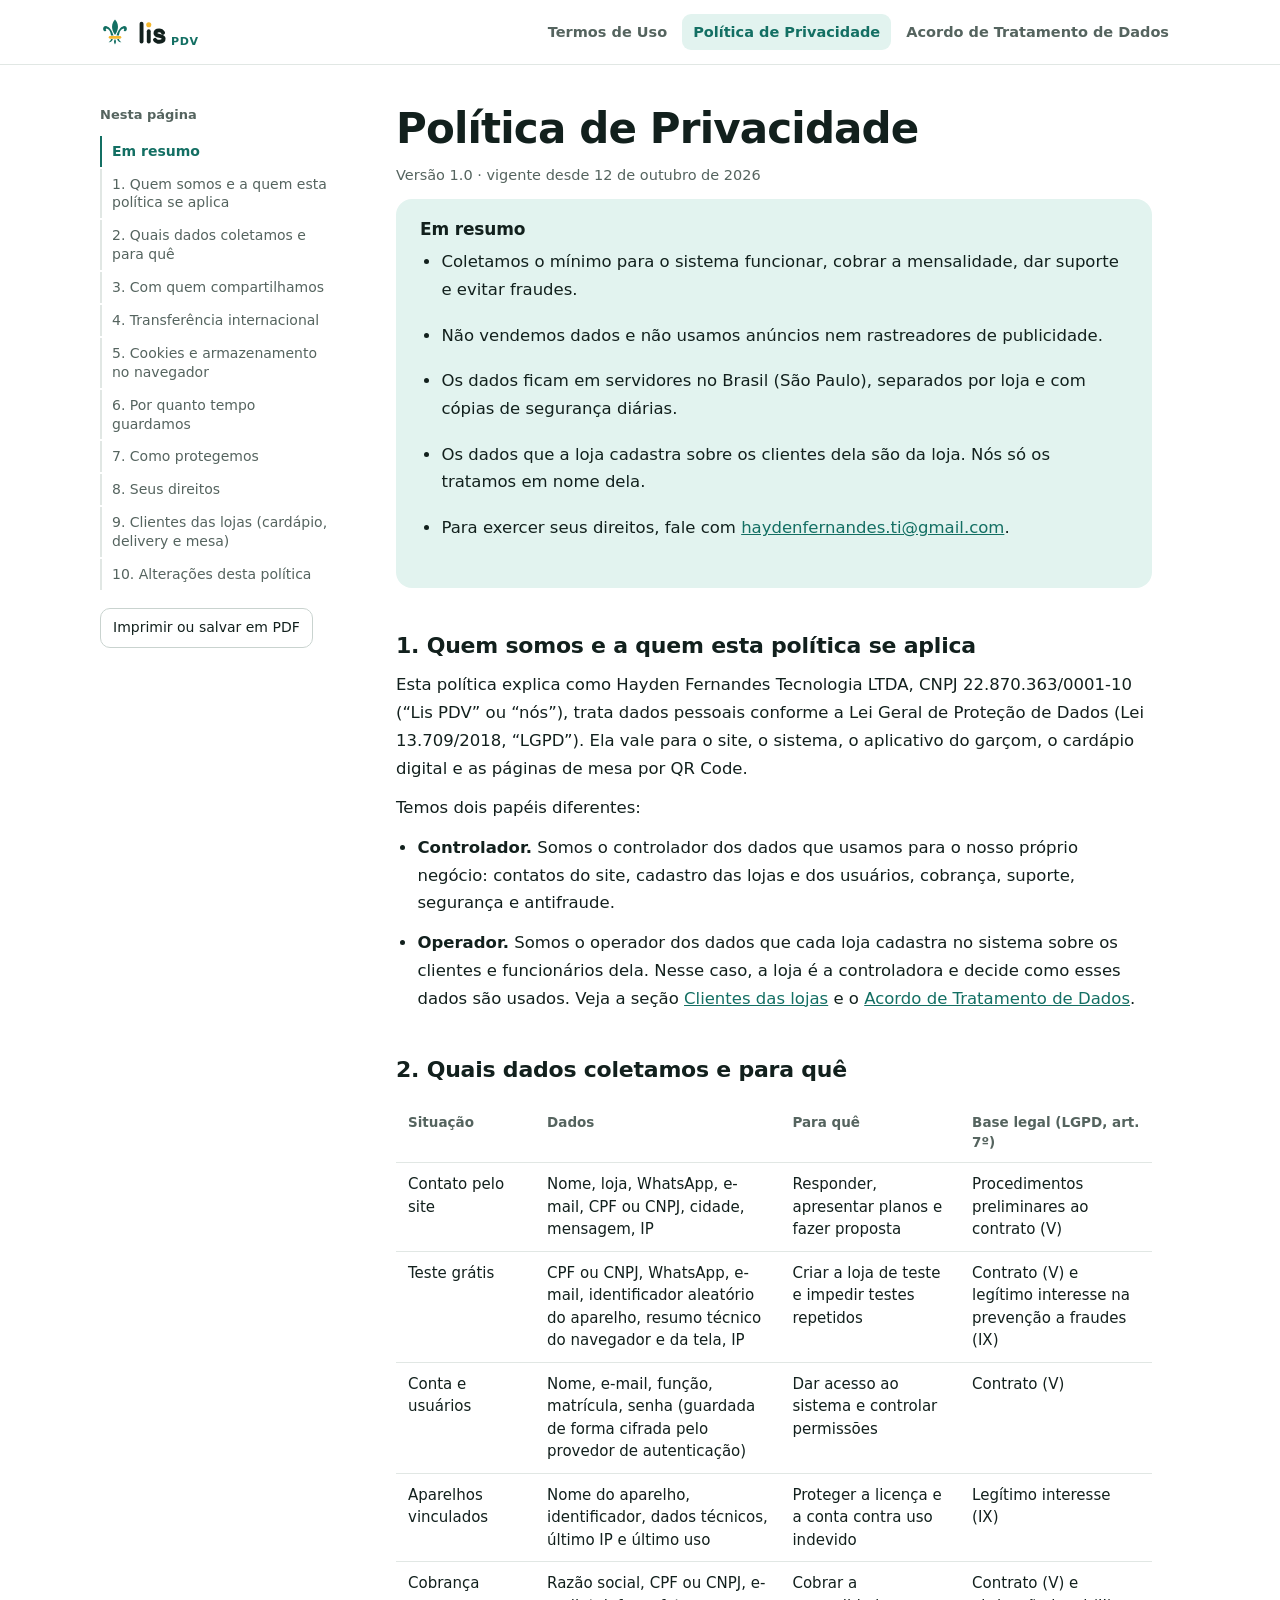
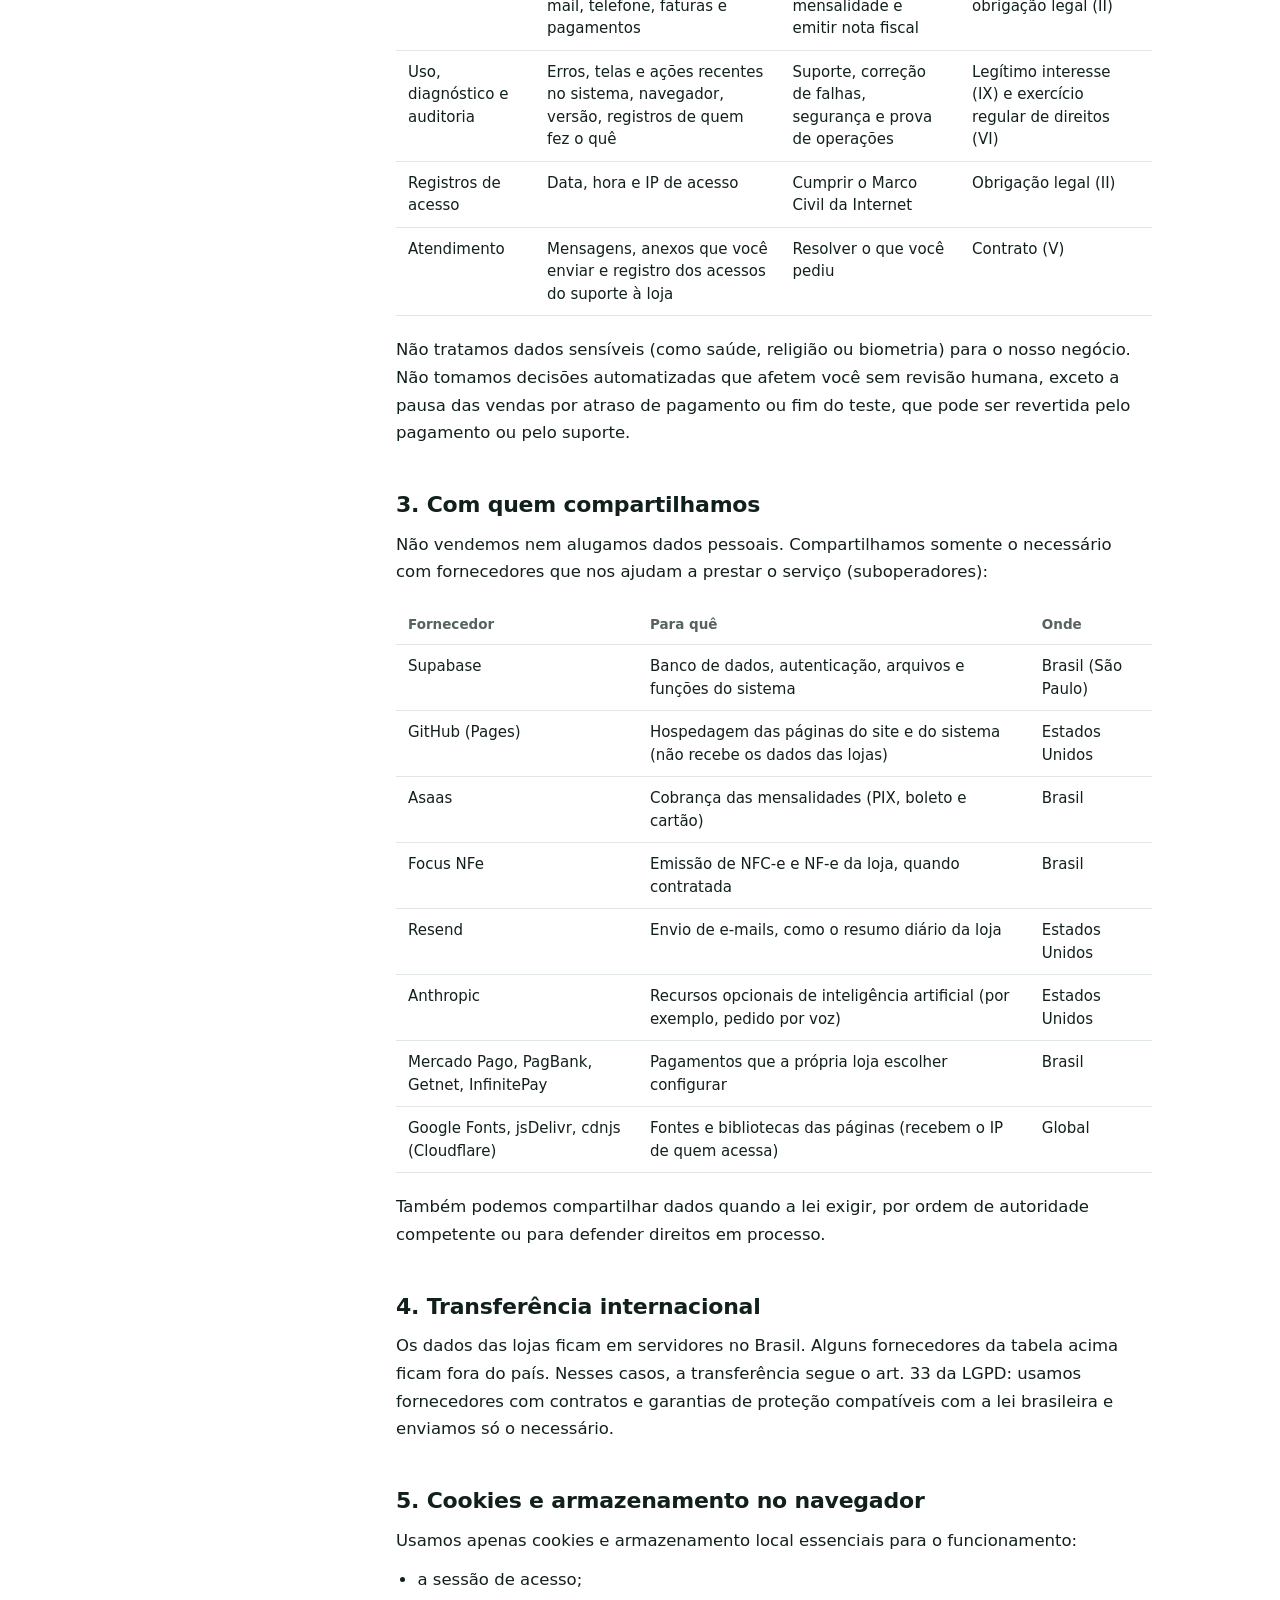
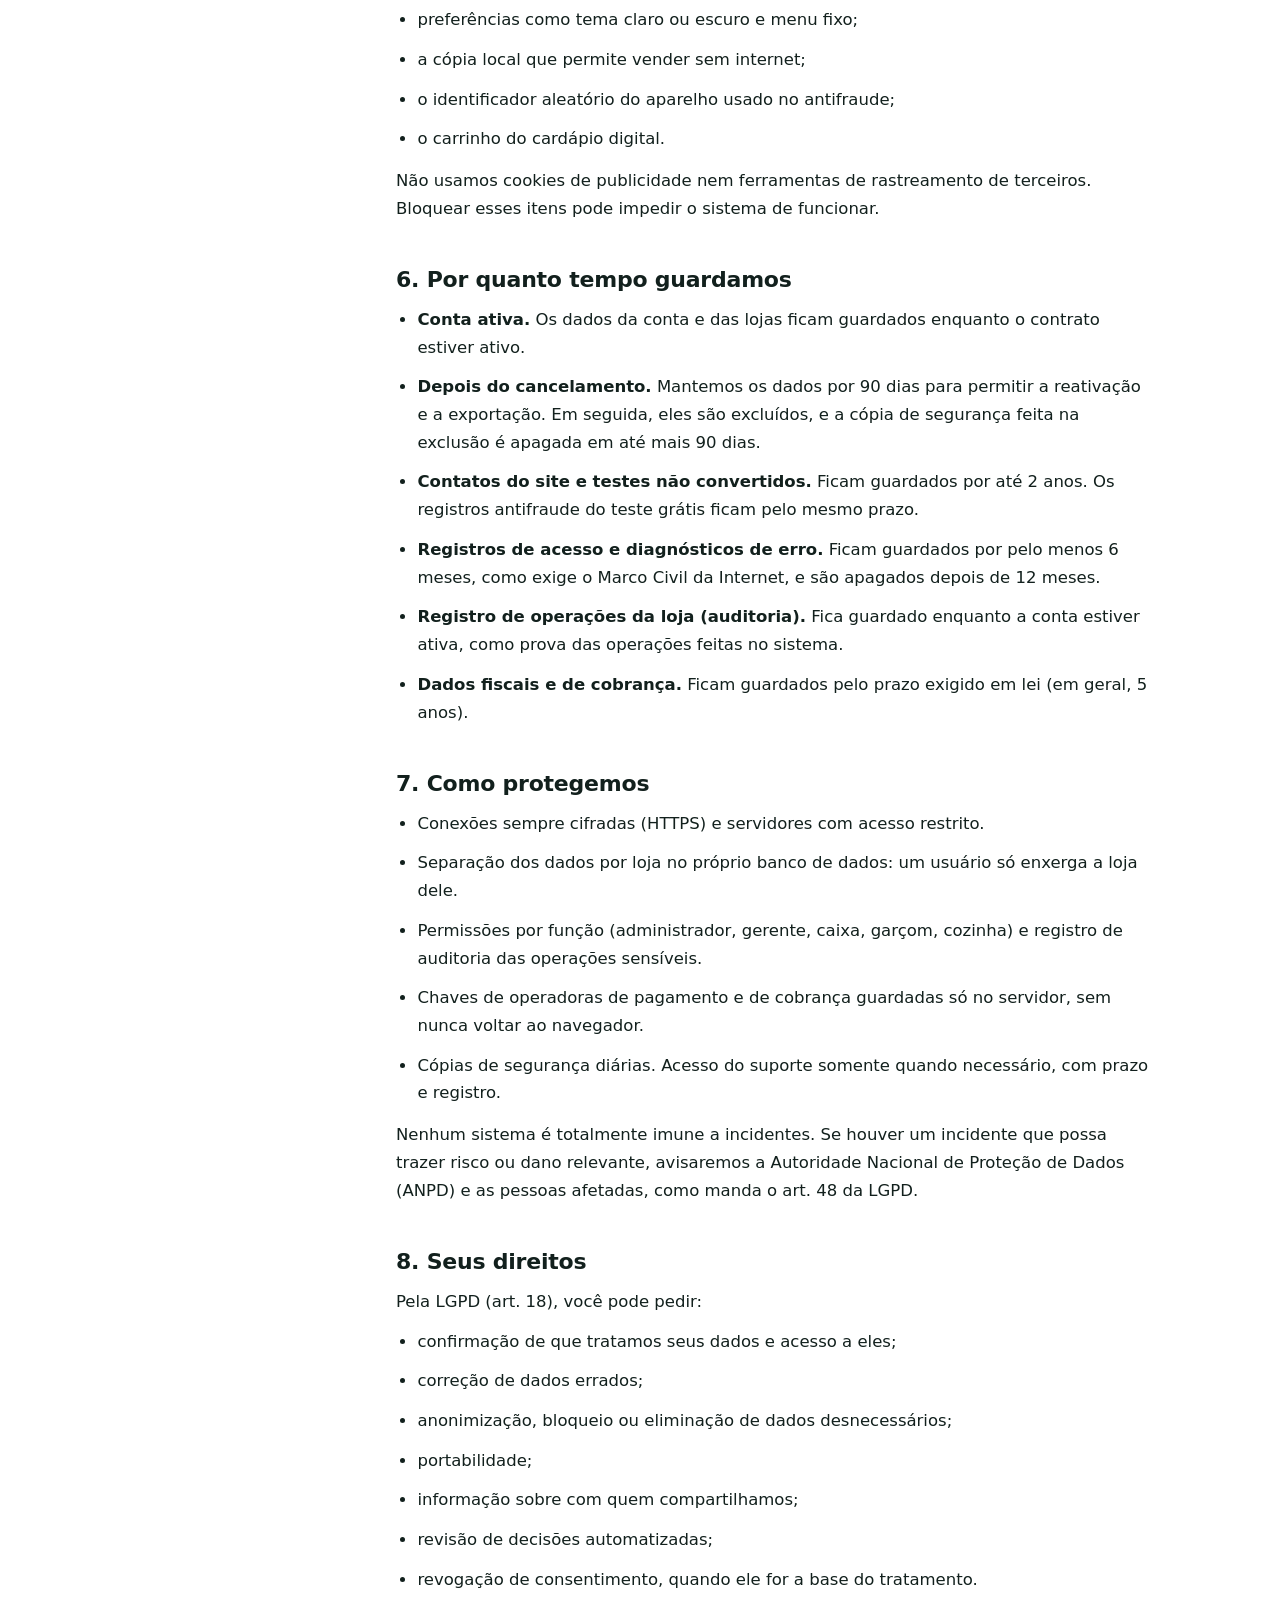
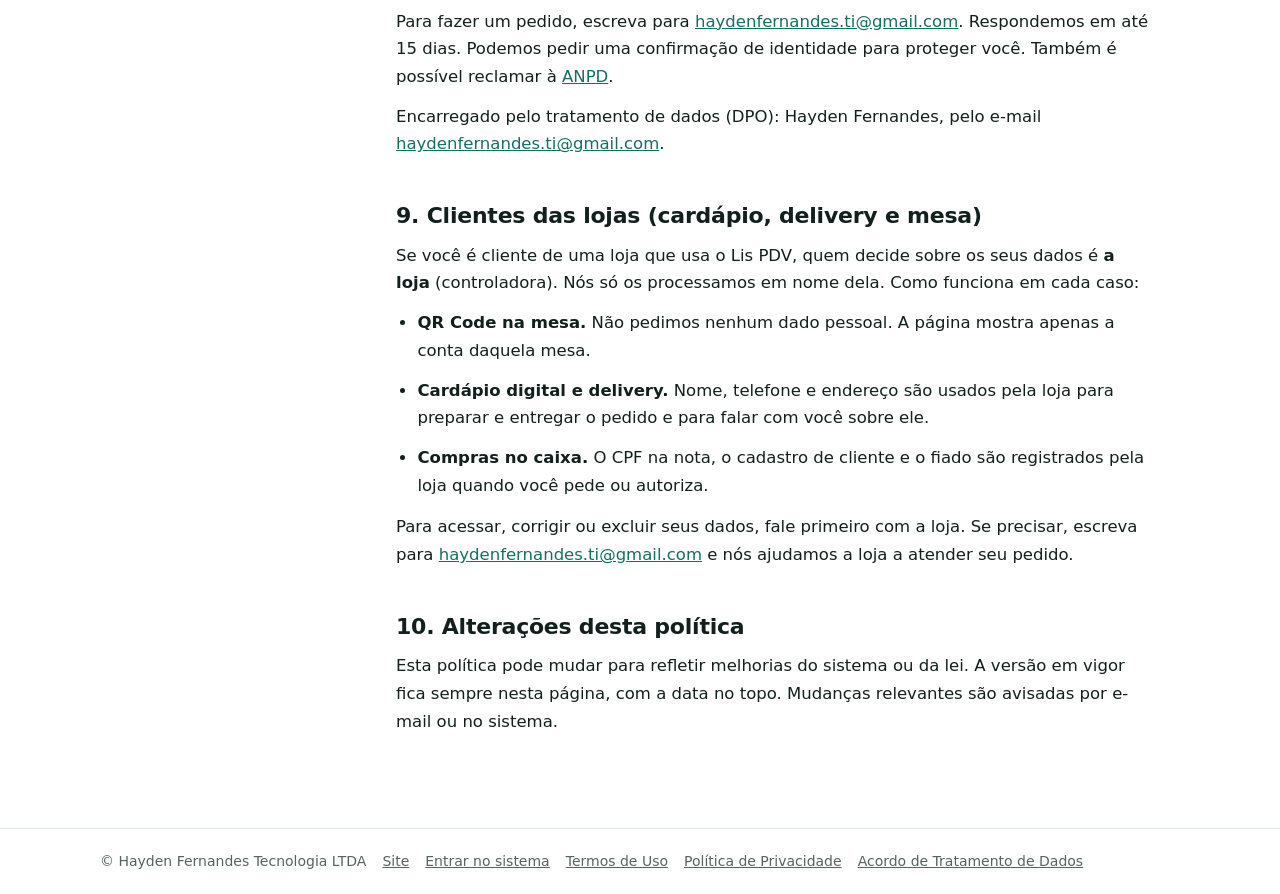
<file: privacidade.html>
<!doctype html>
<html lang="pt-BR">
<head>
  <meta charset="utf-8">
  <meta name="viewport" content="width=device-width, initial-scale=1">
  <meta http-equiv="Content-Security-Policy" content="default-src 'self'; script-src 'self'; style-src 'self' 'unsafe-inline' https://fonts.googleapis.com; font-src https://fonts.gstatic.com; img-src 'self' data:; connect-src 'self'; object-src 'none'; base-uri 'self'; form-action 'self'">
  <meta name="referrer" content="strict-origin-when-cross-origin">
  <title>Política de Privacidade · Lis PDV</title>
  <meta name="description" content="Como o Lis PDV trata dados pessoais conforme a LGPD: dados coletados, finalidades, compartilhamento, prazos e direitos.">
  <meta name="theme-color" content="#136F63">
  <link rel="icon" type="image/svg+xml" href="assets/marca/favicon.svg">
  <link rel="preconnect" href="https://fonts.googleapis.com">
  <link rel="preconnect" href="https://fonts.gstatic.com" crossorigin>
  <link href="https://fonts.googleapis.com/css2?family=Onest:wght@400;500;600;700;800&display=swap" rel="stylesheet">
  <script src="assets/tema.js"></script>
  <link rel="stylesheet" href="assets/marca.css">
  <link rel="stylesheet" href="assets/site.css">
  <link rel="stylesheet" href="assets/legal.css">
</head>
<body class="legal">
<a class="pular" href="#conteudo">Pular para o conteúdo</a>
<!-- Gerado a partir de ferramentas/legal/ (python3 ferramentas/gerar_legais.py). Dados da empresa: assets/config.js › LEGAL -->
<header class="legal-topo"><div class="legal-topo-in">
  <a class="logo" href="./" aria-label="Lis PDV, início"><span class="lis-logo site-logo" style="--h:24px" role="img" aria-label="Lis PDV"><svg class="lis-simbolo " width="30" height="30" viewBox="0 0 48 48" aria-hidden="true" focusable="false"><g style="fill:var(--lis-verde-logo, currentColor)"><path class="lis-p-centro" d="M24 4C29.8 10.2 30.8 19.2 24 28.6C17.2 19.2 18.2 10.2 24 4Z"/><path class="lis-p-esq" d="M21.6 29.6C19.6 22 15.4 15.6 10.6 14.6C6.8 13.8 4.2 16.8 5.2 20.2C5.9 22.6 8.7 23.4 10.2 21.7C8.7 20.6 9.1 18.3 11 18.6C14.6 19.2 17.4 24.4 17.6 29.6Z"/><path class="lis-p-dir" d="M26.4 29.6C28.4 22 32.6 15.6 37.4 14.6C41.2 13.8 43.8 16.8 42.8 20.2C42.1 22.6 39.3 23.4 37.8 21.7C39.3 20.6 38.9 18.3 37 18.6C33.4 19.2 30.6 24.4 30.4 29.6Z"/><path class="lis-p-pe" d="M24 35.2C26.2 37.8 26.1 40.9 24 44C21.9 40.9 21.8 37.8 24 35.2Z M20.6 35.2C19.8 38.6 17.2 40.6 13.8 40.2C16 38.8 17.4 37 17.8 35.2Z M27.4 35.2C28.2 38.6 30.8 40.6 34.2 40.2C32 38.8 30.6 37 30.2 35.2Z"/></g><rect class="lis-faixa" x="14" y="30.4" width="20" height="4.2" rx="2.1" style="fill:var(--lis-polen,#F5B82E)"/></svg><svg class="lis-palavra " width="29" height="24" viewBox="0 0 49 40" aria-hidden="true" focusable="false"><g fill="none" stroke="currentColor" stroke-width="6.6" stroke-linecap="round" stroke-linejoin="round"><path class="lis-l" d="M6 4.5V34.5"/><path class="lis-i" d="M18.2 17V34.5"/><path class="lis-s" d="M42.4 19.6C40.9 16.9 38.5 15.6 35.7 15.6C31.9 15.6 29.5 17.5 29.5 20.3C29.5 26.7 43.3 22.9 43.3 29.5C43.3 32.8 40.5 34.9 36.2 34.9C32.9 34.9 30.3 33.7 28.7 31.5"/></g><circle class="lis-pingo" cx="18.2" cy="6" r="4.3" style="fill:var(--lis-polen,#F5B82E)"/></svg><span class="lis-pdv">PDV</span></span></a>
  <nav class="legal-docs" aria-label="Documentos"><a href="termos.html">Termos de Uso</a><a href="privacidade.html" aria-current="page">Política de Privacidade</a><a href="tratamento-de-dados.html">Acordo de Tratamento de Dados</a></nav>
</div></header>
<div class="legal-corpo">
  <aside class="legal-lado" aria-label="Nesta página">
    <details class="legal-sumario" open><summary>Nesta página</summary>
      <ol id="sumario"></ol></details>
    <button class="botao-imprimir" id="imprimir" type="button">Imprimir ou salvar em PDF</button>
  </aside>
  <main id="conteudo" class="legal-texto">
<h1>Política de Privacidade</h1>
<p class="legal-meta">Versão <span data-legal="versao"></span> · vigente desde <span data-legal="vigenteDesde"></span></p>

<section class="legal-resumo" aria-labelledby="resumo">
  <h2 id="resumo">Em resumo</h2>
  <ul>
    <li>Coletamos o mínimo para o sistema funcionar, cobrar a mensalidade, dar suporte e evitar fraudes.</li>
    <li>Não vendemos dados e não usamos anúncios nem rastreadores de publicidade.</li>
    <li>Os dados ficam em servidores no Brasil (São Paulo), separados por loja e com cópias de segurança diárias.</li>
    <li>Os dados que a loja cadastra sobre os clientes dela são da loja. Nós só os tratamos em nome dela.</li>
    <li>Para exercer seus direitos, fale com <a data-legal="emailPrivacidade"></a>.</li>
  </ul>
</section>

<h2 id="quem">1. Quem somos e a quem esta política se aplica</h2>
<p>Esta política explica como <span data-legal="razaoSocial"></span>, CNPJ <span data-legal="cnpj"></span> (“Lis PDV” ou “nós”), trata dados pessoais conforme a Lei Geral de Proteção de Dados (Lei 13.709/2018, “LGPD”). Ela vale para o site, o sistema, o aplicativo do garçom, o cardápio digital e as páginas de mesa por QR Code.</p>
<p>Temos dois papéis diferentes:</p>
<ul>
  <li><strong>Controlador.</strong> Somos o controlador dos dados que usamos para o nosso próprio negócio: contatos do site, cadastro das lojas e dos usuários, cobrança, suporte, segurança e antifraude.</li>
  <li><strong>Operador.</strong> Somos o operador dos dados que cada loja cadastra no sistema sobre os clientes e funcionários dela. Nesse caso, a loja é a controladora e decide como esses dados são usados. Veja a seção <a href="#clientes-das-lojas">Clientes das lojas</a> e o <a href="tratamento-de-dados.html">Acordo de Tratamento de Dados</a>.</li>
</ul>

<h2 id="dados">2. Quais dados coletamos e para quê</h2>
<div class="legal-tabela"><table>
  <thead><tr><th>Situação</th><th>Dados</th><th>Para quê</th><th>Base legal (LGPD, art. 7º)</th></tr></thead>
  <tbody>
    <tr><td>Contato pelo site</td><td>Nome, loja, WhatsApp, e-mail, CPF ou CNPJ, cidade, mensagem, IP</td><td>Responder, apresentar planos e fazer proposta</td><td>Procedimentos preliminares ao contrato (V)</td></tr>
    <tr><td>Teste grátis</td><td>CPF ou CNPJ, WhatsApp, e-mail, identificador aleatório do aparelho, resumo técnico do navegador e da tela, IP</td><td>Criar a loja de teste e impedir testes repetidos</td><td>Contrato (V) e legítimo interesse na prevenção a fraudes (IX)</td></tr>
    <tr><td>Conta e usuários</td><td>Nome, e-mail, função, matrícula, senha (guardada de forma cifrada pelo provedor de autenticação)</td><td>Dar acesso ao sistema e controlar permissões</td><td>Contrato (V)</td></tr>
    <tr><td>Aparelhos vinculados</td><td>Nome do aparelho, identificador, dados técnicos, último IP e último uso</td><td>Proteger a licença e a conta contra uso indevido</td><td>Legítimo interesse (IX)</td></tr>
    <tr><td>Cobrança</td><td>Razão social, CPF ou CNPJ, e-mail, telefone, faturas e pagamentos</td><td>Cobrar a mensalidade e emitir nota fiscal</td><td>Contrato (V) e obrigação legal (II)</td></tr>
    <tr><td>Uso, diagnóstico e auditoria</td><td>Erros, telas e ações recentes no sistema, navegador, versão, registros de quem fez o quê</td><td>Suporte, correção de falhas, segurança e prova de operações</td><td>Legítimo interesse (IX) e exercício regular de direitos (VI)</td></tr>
    <tr><td>Registros de acesso</td><td>Data, hora e IP de acesso</td><td>Cumprir o Marco Civil da Internet</td><td>Obrigação legal (II)</td></tr>
    <tr><td>Atendimento</td><td>Mensagens, anexos que você enviar e registro dos acessos do suporte à loja</td><td>Resolver o que você pediu</td><td>Contrato (V)</td></tr>
  </tbody>
</table></div>
<p>Não tratamos dados sensíveis (como saúde, religião ou biometria) para o nosso negócio. Não tomamos decisões automatizadas que afetem você sem revisão humana, exceto a pausa das vendas por atraso de pagamento ou fim do teste, que pode ser revertida pelo pagamento ou pelo suporte.</p>

<h2 id="compartilhamento">3. Com quem compartilhamos</h2>
<p>Não vendemos nem alugamos dados pessoais. Compartilhamos somente o necessário com fornecedores que nos ajudam a prestar o serviço (suboperadores):</p>
<div class="legal-tabela"><table>
  <thead><tr><th>Fornecedor</th><th>Para quê</th><th>Onde</th></tr></thead>
  <tbody>
    <tr><td>Supabase</td><td>Banco de dados, autenticação, arquivos e funções do sistema</td><td>Brasil (São Paulo)</td></tr>
    <tr><td>GitHub (Pages)</td><td>Hospedagem das páginas do site e do sistema (não recebe os dados das lojas)</td><td>Estados Unidos</td></tr>
    <tr><td>Asaas</td><td>Cobrança das mensalidades (PIX, boleto e cartão)</td><td>Brasil</td></tr>
    <tr><td>Focus NFe</td><td>Emissão de NFC-e e NF-e da loja, quando contratada</td><td>Brasil</td></tr>
    <tr><td>Resend</td><td>Envio de e-mails, como o resumo diário da loja</td><td>Estados Unidos</td></tr>
    <tr><td>Anthropic</td><td>Recursos opcionais de inteligência artificial (por exemplo, pedido por voz)</td><td>Estados Unidos</td></tr>
    <tr><td>Mercado Pago, PagBank, Getnet, InfinitePay</td><td>Pagamentos que a própria loja escolher configurar</td><td>Brasil</td></tr>
    <tr><td>Google Fonts, jsDelivr, cdnjs (Cloudflare)</td><td>Fontes e bibliotecas das páginas (recebem o IP de quem acessa)</td><td>Global</td></tr>
  </tbody>
</table></div>
<p>Também podemos compartilhar dados quando a lei exigir, por ordem de autoridade competente ou para defender direitos em processo.</p>

<h2 id="internacional">4. Transferência internacional</h2>
<p>Os dados das lojas ficam em servidores no Brasil. Alguns fornecedores da tabela acima ficam fora do país. Nesses casos, a transferência segue o art. 33 da LGPD: usamos fornecedores com contratos e garantias de proteção compatíveis com a lei brasileira e enviamos só o necessário.</p>

<h2 id="cookies">5. Cookies e armazenamento no navegador</h2>
<p>Usamos apenas cookies e armazenamento local essenciais para o funcionamento:</p>
<ul>
  <li>a sessão de acesso;</li>
  <li>preferências como tema claro ou escuro e menu fixo;</li>
  <li>a cópia local que permite vender sem internet;</li>
  <li>o identificador aleatório do aparelho usado no antifraude;</li>
  <li>o carrinho do cardápio digital.</li>
</ul>
<p>Não usamos cookies de publicidade nem ferramentas de rastreamento de terceiros. Bloquear esses itens pode impedir o sistema de funcionar.</p>

<h2 id="retencao">6. Por quanto tempo guardamos</h2>
<ul>
  <li><strong>Conta ativa.</strong> Os dados da conta e das lojas ficam guardados enquanto o contrato estiver ativo.</li>
  <li><strong>Depois do cancelamento.</strong> Mantemos os dados por 90 dias para permitir a reativação e a exportação. Em seguida, eles são excluídos, e a cópia de segurança feita na exclusão é apagada em até mais 90 dias.</li>
  <li><strong>Contatos do site e testes não convertidos.</strong> Ficam guardados por até 2 anos. Os registros antifraude do teste grátis ficam pelo mesmo prazo.</li>
  <li><strong>Registros de acesso e diagnósticos de erro.</strong> Ficam guardados por pelo menos 6 meses, como exige o Marco Civil da Internet, e são apagados depois de 12 meses.</li>
  <li><strong>Registro de operações da loja (auditoria).</strong> Fica guardado enquanto a conta estiver ativa, como prova das operações feitas no sistema.</li>
  <li><strong>Dados fiscais e de cobrança.</strong> Ficam guardados pelo prazo exigido em lei (em geral, 5 anos).</li>
</ul>

<h2 id="seguranca">7. Como protegemos</h2>
<ul>
  <li>Conexões sempre cifradas (HTTPS) e servidores com acesso restrito.</li>
  <li>Separação dos dados por loja no próprio banco de dados: um usuário só enxerga a loja dele.</li>
  <li>Permissões por função (administrador, gerente, caixa, garçom, cozinha) e registro de auditoria das operações sensíveis.</li>
  <li>Chaves de operadoras de pagamento e de cobrança guardadas só no servidor, sem nunca voltar ao navegador.</li>
  <li>Cópias de segurança diárias. Acesso do suporte somente quando necessário, com prazo e registro.</li>
</ul>
<p>Nenhum sistema é totalmente imune a incidentes. Se houver um incidente que possa trazer risco ou dano relevante, avisaremos a Autoridade Nacional de Proteção de Dados (ANPD) e as pessoas afetadas, como manda o art. 48 da LGPD.</p>

<h2 id="direitos">8. Seus direitos</h2>
<p>Pela LGPD (art. 18), você pode pedir:</p>
<ul>
  <li>confirmação de que tratamos seus dados e acesso a eles;</li>
  <li>correção de dados errados;</li>
  <li>anonimização, bloqueio ou eliminação de dados desnecessários;</li>
  <li>portabilidade;</li>
  <li>informação sobre com quem compartilhamos;</li>
  <li>revisão de decisões automatizadas;</li>
  <li>revogação de consentimento, quando ele for a base do tratamento.</li>
</ul>
<p>Para fazer um pedido, escreva para <a data-legal="emailPrivacidade"></a>. Respondemos em até 15 dias. Podemos pedir uma confirmação de identidade para proteger você. Também é possível reclamar à <a href="https://www.gov.br/anpd" target="_blank" rel="noopener">ANPD</a>.</p>
<p>Encarregado pelo tratamento de dados (DPO): <span data-legal="encarregado"></span>, pelo e-mail <a data-legal="emailPrivacidade"></a>.</p>

<h2 id="clientes-das-lojas">9. Clientes das lojas (cardápio, delivery e mesa)</h2>
<p>Se você é cliente de uma loja que usa o Lis PDV, quem decide sobre os seus dados é <strong>a loja</strong> (controladora). Nós só os processamos em nome dela. Como funciona em cada caso:</p>
<ul>
  <li><strong>QR Code na mesa.</strong> Não pedimos nenhum dado pessoal. A página mostra apenas a conta daquela mesa.</li>
  <li><strong>Cardápio digital e delivery.</strong> Nome, telefone e endereço são usados pela loja para preparar e entregar o pedido e para falar com você sobre ele.</li>
  <li><strong>Compras no caixa.</strong> O CPF na nota, o cadastro de cliente e o fiado são registrados pela loja quando você pede ou autoriza.</li>
</ul>
<p>Para acessar, corrigir ou excluir seus dados, fale primeiro com a loja. Se precisar, escreva para <a data-legal="emailPrivacidade"></a> e nós ajudamos a loja a atender seu pedido.</p>

<h2 id="alteracoes">10. Alterações desta política</h2>
<p>Esta política pode mudar para refletir melhorias do sistema ou da lei. A versão em vigor fica sempre nesta página, com a data no topo. Mudanças relevantes são avisadas por e-mail ou no sistema.</p>

  </main>
</div>
<footer class="legal-rodape"><div>
  <span>© <span data-legal="razaoSocial"></span></span>
  <a href="./">Site</a><a href="app/">Entrar no sistema</a><a href="termos.html">Termos de Uso</a><a href="privacidade.html">Política de Privacidade</a><a href="tratamento-de-dados.html">Acordo de Tratamento de Dados</a>
</div></footer>
<script type="module" src="assets/legal.js"></script>
</body>
</html>
</file>
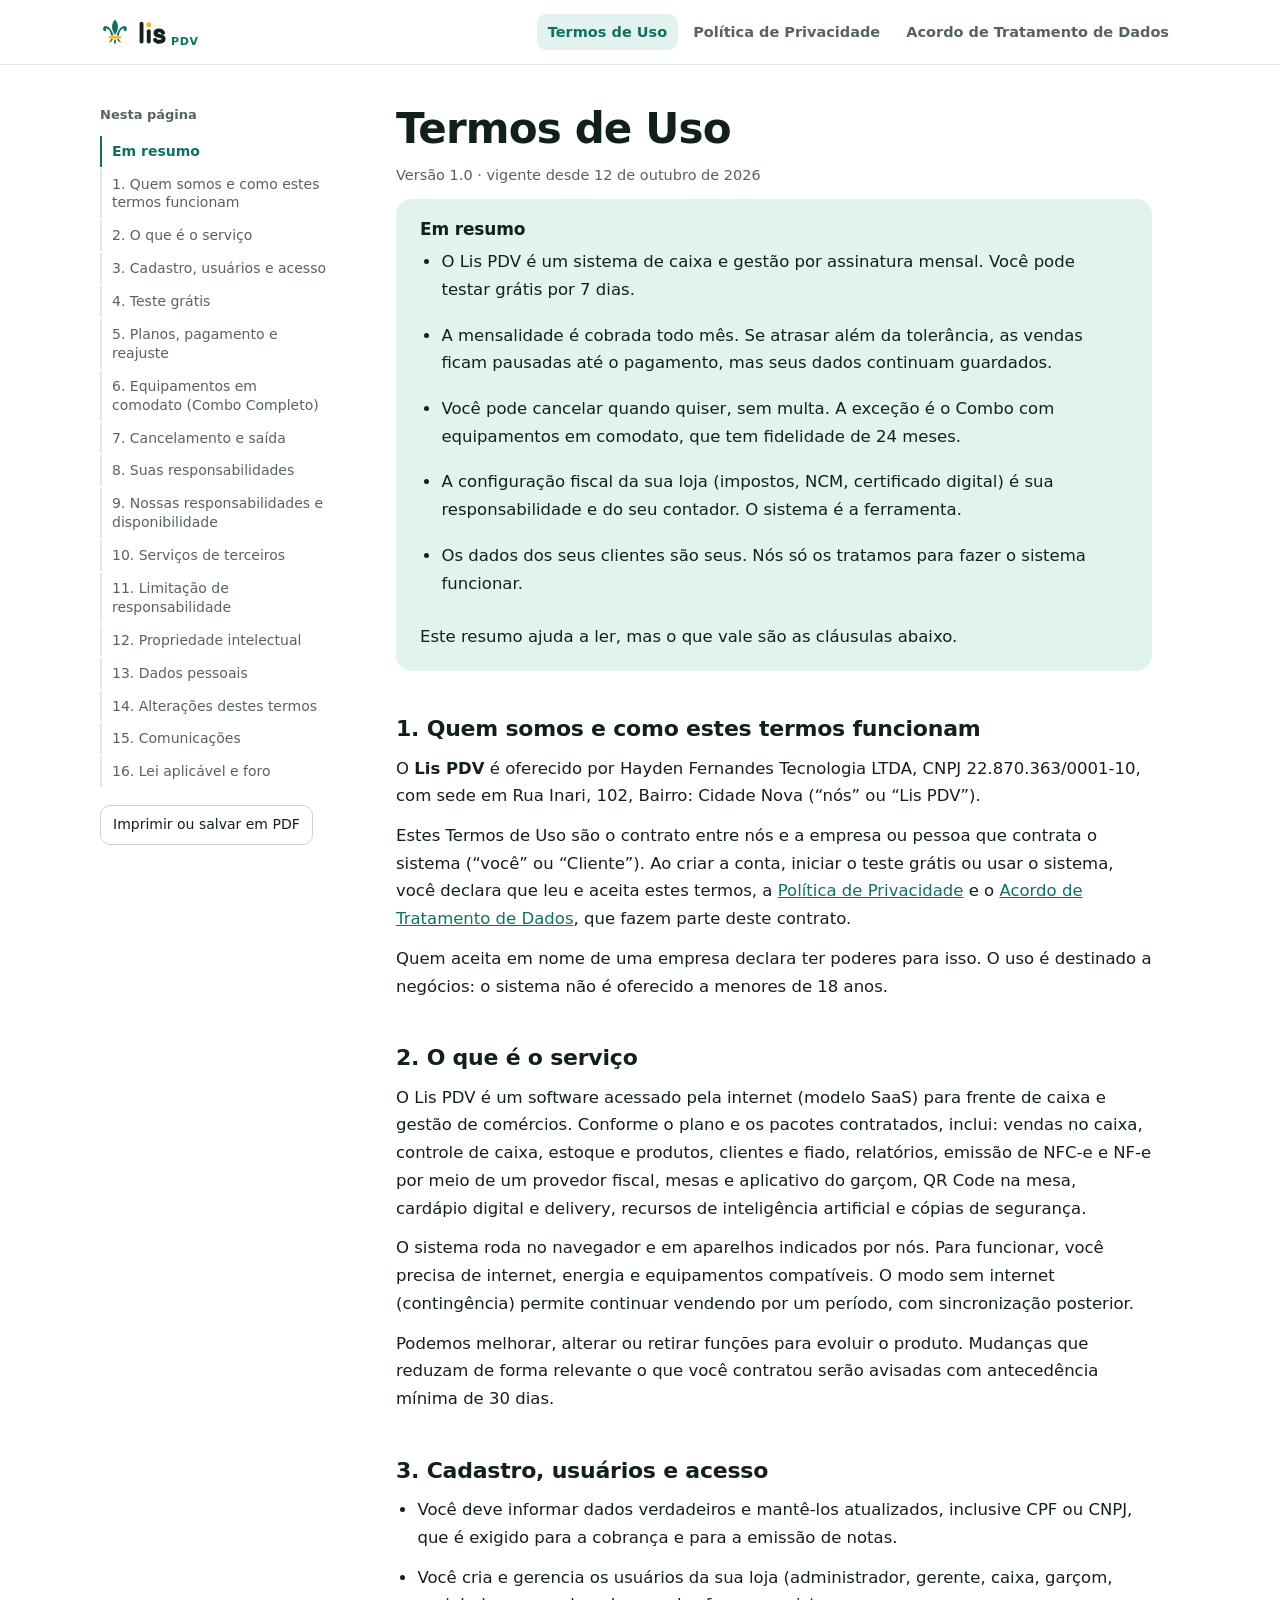
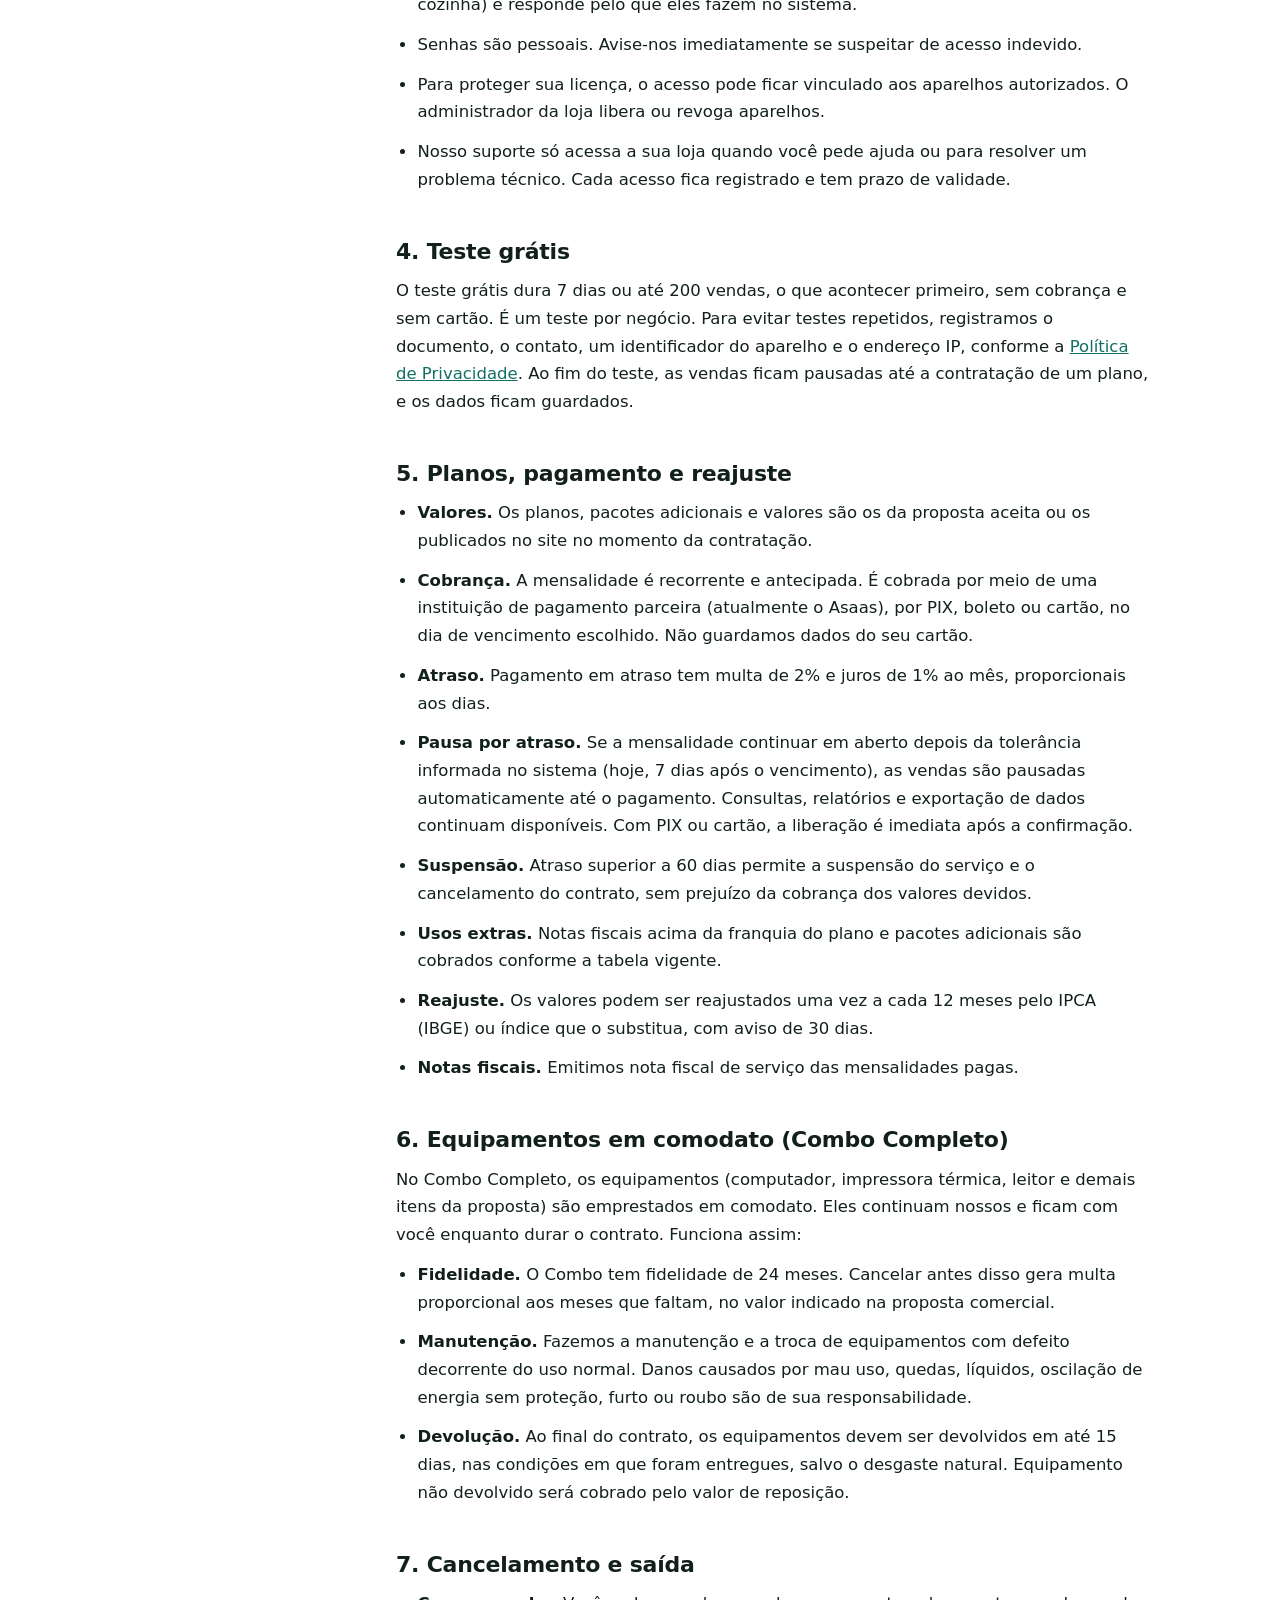
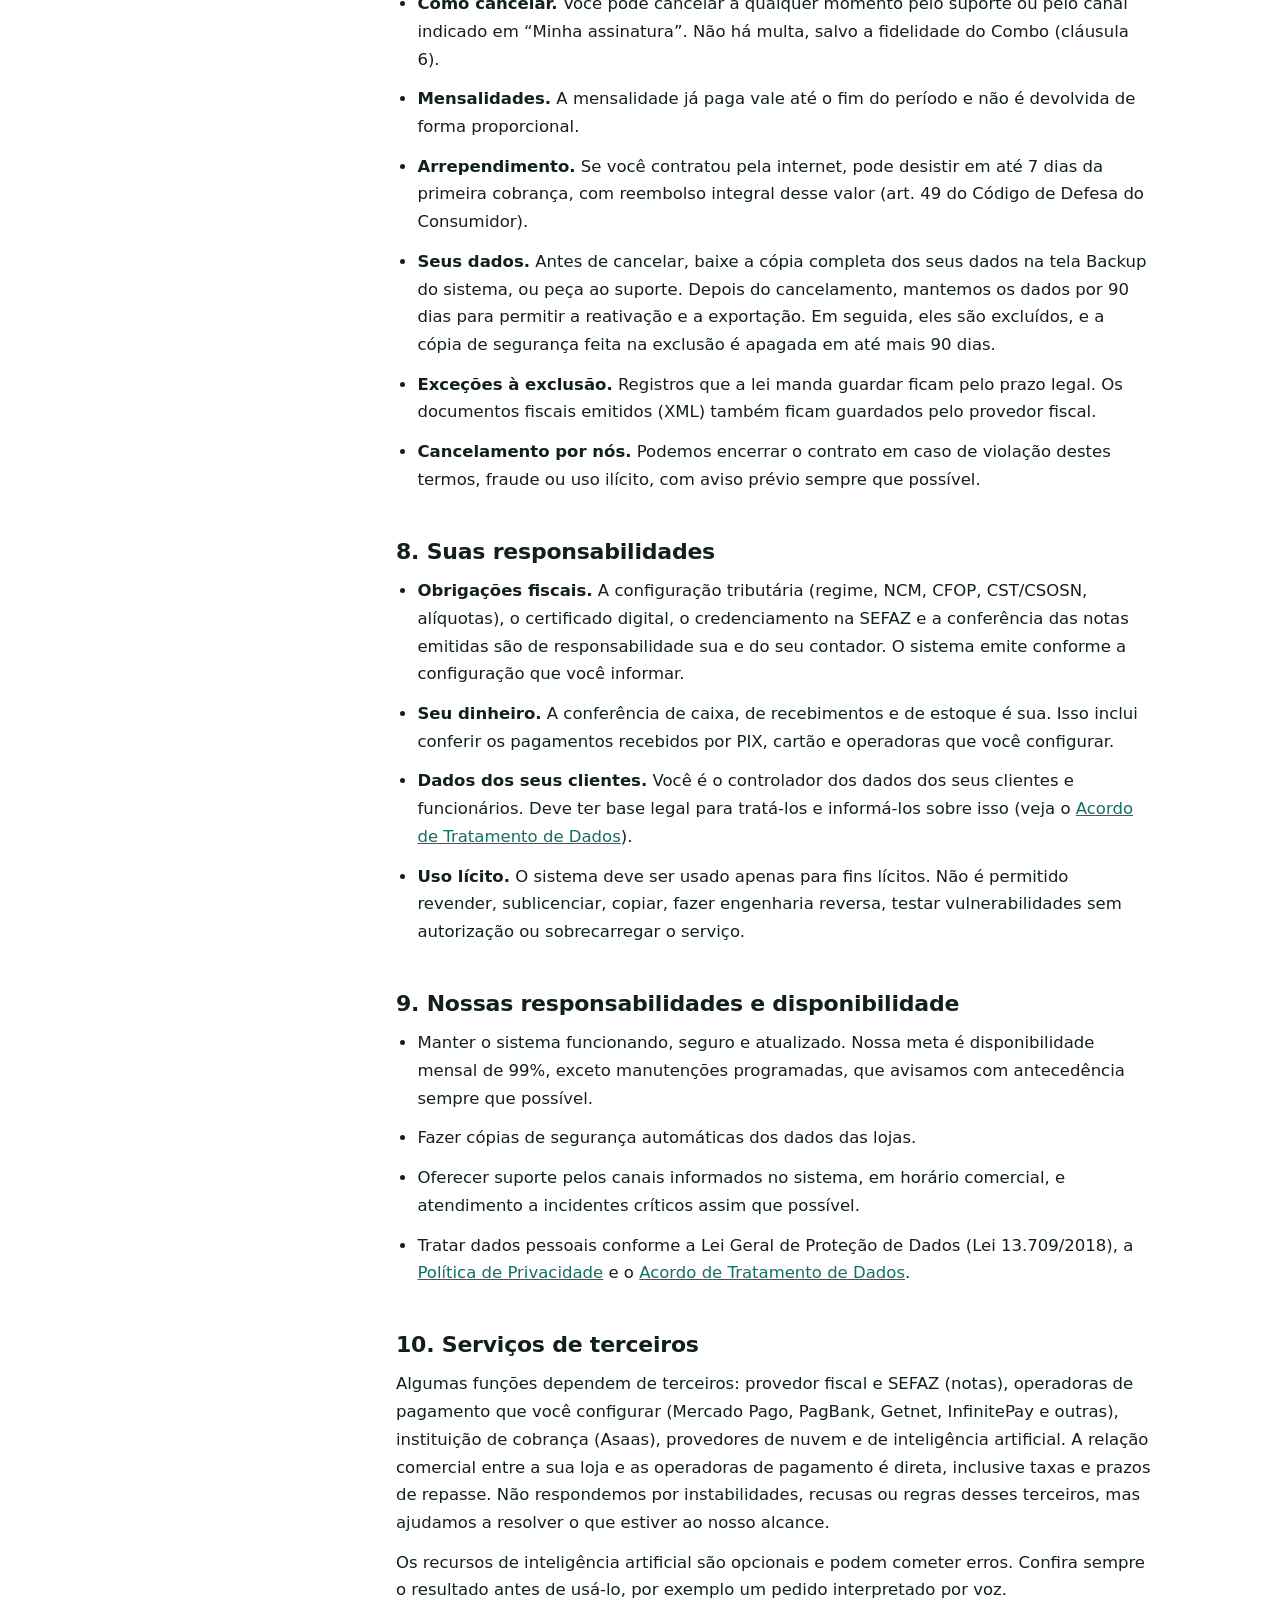
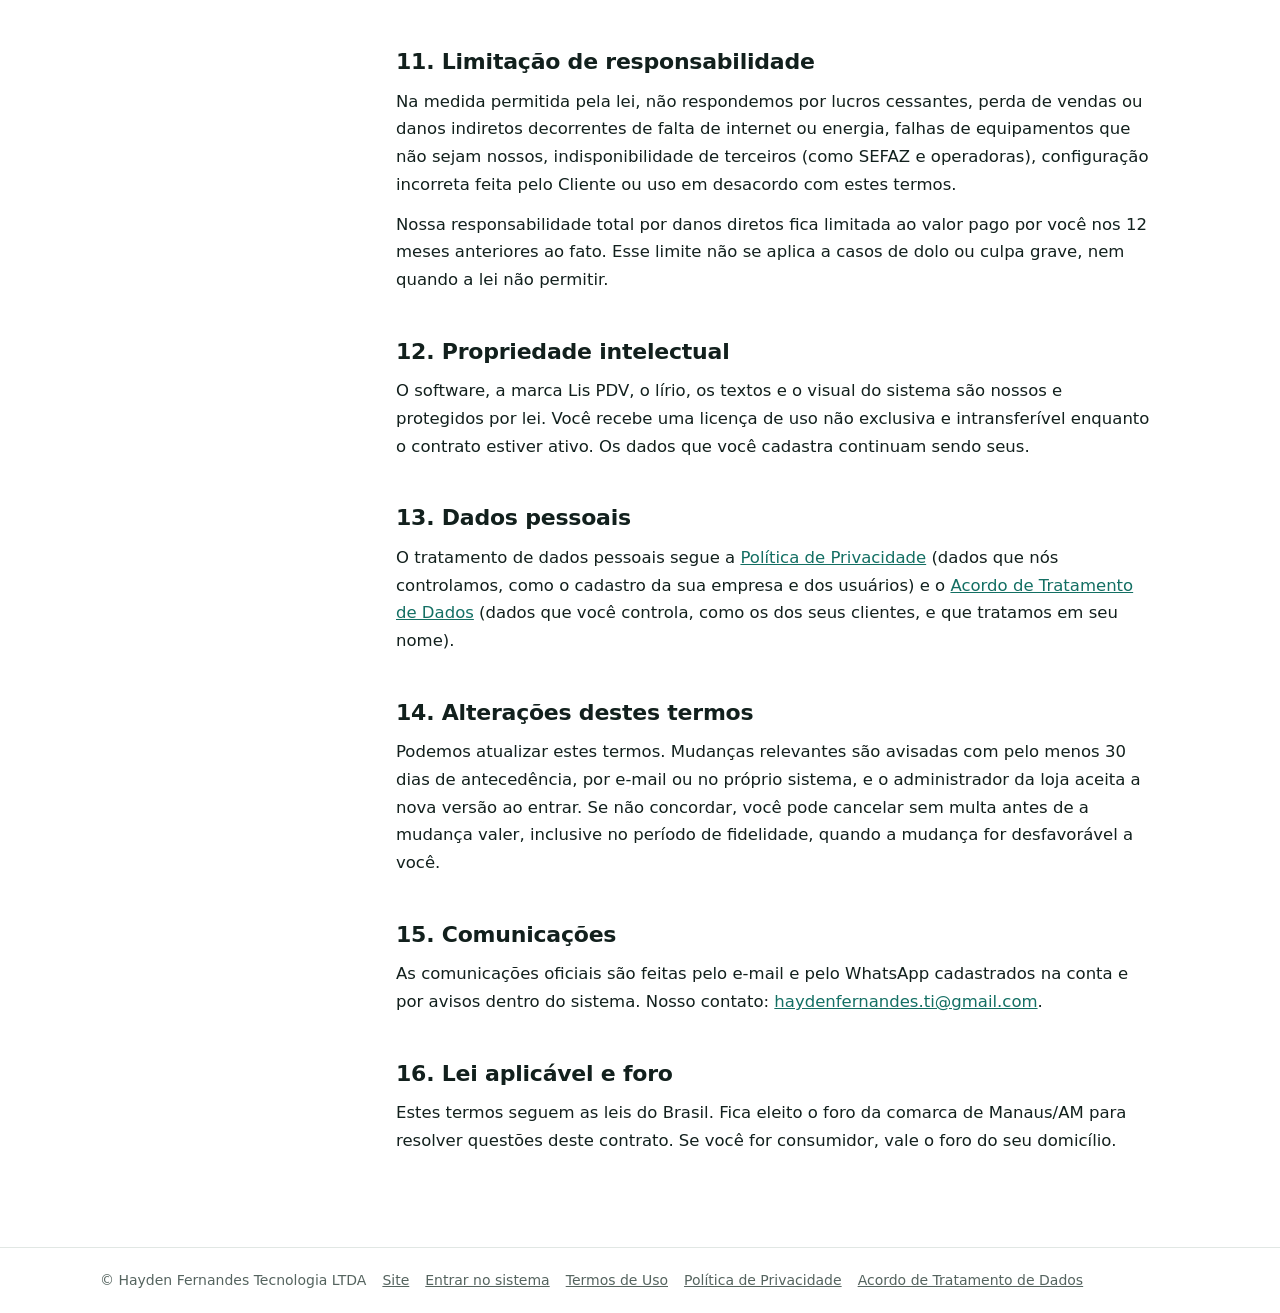
<file: termos.html>
<!doctype html>
<html lang="pt-BR">
<head>
  <meta charset="utf-8">
  <meta name="viewport" content="width=device-width, initial-scale=1">
  <meta http-equiv="Content-Security-Policy" content="default-src 'self'; script-src 'self'; style-src 'self' 'unsafe-inline' https://fonts.googleapis.com; font-src https://fonts.gstatic.com; img-src 'self' data:; connect-src 'self'; object-src 'none'; base-uri 'self'; form-action 'self'">
  <meta name="referrer" content="strict-origin-when-cross-origin">
  <title>Termos de Uso · Lis PDV</title>
  <meta name="description" content="Termos de Uso do Lis PDV: planos, pagamento, cancelamento, comodato, responsabilidades e foro.">
  <meta name="theme-color" content="#136F63">
  <link rel="icon" type="image/svg+xml" href="assets/marca/favicon.svg">
  <link rel="preconnect" href="https://fonts.googleapis.com">
  <link rel="preconnect" href="https://fonts.gstatic.com" crossorigin>
  <link href="https://fonts.googleapis.com/css2?family=Onest:wght@400;500;600;700;800&display=swap" rel="stylesheet">
  <script src="assets/tema.js"></script>
  <link rel="stylesheet" href="assets/marca.css">
  <link rel="stylesheet" href="assets/site.css">
  <link rel="stylesheet" href="assets/legal.css">
</head>
<body class="legal">
<a class="pular" href="#conteudo">Pular para o conteúdo</a>
<!-- Gerado a partir de ferramentas/legal/ (python3 ferramentas/gerar_legais.py). Dados da empresa: assets/config.js › LEGAL -->
<header class="legal-topo"><div class="legal-topo-in">
  <a class="logo" href="./" aria-label="Lis PDV, início"><span class="lis-logo site-logo" style="--h:24px" role="img" aria-label="Lis PDV"><svg class="lis-simbolo " width="30" height="30" viewBox="0 0 48 48" aria-hidden="true" focusable="false"><g style="fill:var(--lis-verde-logo, currentColor)"><path class="lis-p-centro" d="M24 4C29.8 10.2 30.8 19.2 24 28.6C17.2 19.2 18.2 10.2 24 4Z"/><path class="lis-p-esq" d="M21.6 29.6C19.6 22 15.4 15.6 10.6 14.6C6.8 13.8 4.2 16.8 5.2 20.2C5.9 22.6 8.7 23.4 10.2 21.7C8.7 20.6 9.1 18.3 11 18.6C14.6 19.2 17.4 24.4 17.6 29.6Z"/><path class="lis-p-dir" d="M26.4 29.6C28.4 22 32.6 15.6 37.4 14.6C41.2 13.8 43.8 16.8 42.8 20.2C42.1 22.6 39.3 23.4 37.8 21.7C39.3 20.6 38.9 18.3 37 18.6C33.4 19.2 30.6 24.4 30.4 29.6Z"/><path class="lis-p-pe" d="M24 35.2C26.2 37.8 26.1 40.9 24 44C21.9 40.9 21.8 37.8 24 35.2Z M20.6 35.2C19.8 38.6 17.2 40.6 13.8 40.2C16 38.8 17.4 37 17.8 35.2Z M27.4 35.2C28.2 38.6 30.8 40.6 34.2 40.2C32 38.8 30.6 37 30.2 35.2Z"/></g><rect class="lis-faixa" x="14" y="30.4" width="20" height="4.2" rx="2.1" style="fill:var(--lis-polen,#F5B82E)"/></svg><svg class="lis-palavra " width="29" height="24" viewBox="0 0 49 40" aria-hidden="true" focusable="false"><g fill="none" stroke="currentColor" stroke-width="6.6" stroke-linecap="round" stroke-linejoin="round"><path class="lis-l" d="M6 4.5V34.5"/><path class="lis-i" d="M18.2 17V34.5"/><path class="lis-s" d="M42.4 19.6C40.9 16.9 38.5 15.6 35.7 15.6C31.9 15.6 29.5 17.5 29.5 20.3C29.5 26.7 43.3 22.9 43.3 29.5C43.3 32.8 40.5 34.9 36.2 34.9C32.9 34.9 30.3 33.7 28.7 31.5"/></g><circle class="lis-pingo" cx="18.2" cy="6" r="4.3" style="fill:var(--lis-polen,#F5B82E)"/></svg><span class="lis-pdv">PDV</span></span></a>
  <nav class="legal-docs" aria-label="Documentos"><a href="termos.html" aria-current="page">Termos de Uso</a><a href="privacidade.html">Política de Privacidade</a><a href="tratamento-de-dados.html">Acordo de Tratamento de Dados</a></nav>
</div></header>
<div class="legal-corpo">
  <aside class="legal-lado" aria-label="Nesta página">
    <details class="legal-sumario" open><summary>Nesta página</summary>
      <ol id="sumario"></ol></details>
    <button class="botao-imprimir" id="imprimir" type="button">Imprimir ou salvar em PDF</button>
  </aside>
  <main id="conteudo" class="legal-texto">
<h1>Termos de Uso</h1>
<p class="legal-meta">Versão <span data-legal="versao"></span> · vigente desde <span data-legal="vigenteDesde"></span></p>

<section class="legal-resumo" aria-labelledby="resumo">
  <h2 id="resumo">Em resumo</h2>
  <ul>
    <li>O Lis PDV é um sistema de caixa e gestão por assinatura mensal. Você pode testar grátis por 7 dias.</li>
    <li>A mensalidade é cobrada todo mês. Se atrasar além da tolerância, as vendas ficam pausadas até o pagamento, mas seus dados continuam guardados.</li>
    <li>Você pode cancelar quando quiser, sem multa. A exceção é o Combo com equipamentos em comodato, que tem fidelidade de 24 meses.</li>
    <li>A configuração fiscal da sua loja (impostos, NCM, certificado digital) é sua responsabilidade e do seu contador. O sistema é a ferramenta.</li>
    <li>Os dados dos seus clientes são seus. Nós só os tratamos para fazer o sistema funcionar.</li>
  </ul>
  <p style="margin:10px 0 0">Este resumo ajuda a ler, mas o que vale são as cláusulas abaixo.</p>
</section>

<h2 id="quem-somos">1. Quem somos e como estes termos funcionam</h2>
<p>O <strong>Lis PDV</strong> é oferecido por <span data-legal="razaoSocial"></span>, CNPJ <span data-legal="cnpj"></span>, com sede em <span data-legal="endereco"></span> (“nós” ou “Lis PDV”).</p>
<p>Estes Termos de Uso são o contrato entre nós e a empresa ou pessoa que contrata o sistema (“você” ou “Cliente”). Ao criar a conta, iniciar o teste grátis ou usar o sistema, você declara que leu e aceita estes termos, a <a href="privacidade.html">Política de Privacidade</a> e o <a href="tratamento-de-dados.html">Acordo de Tratamento de Dados</a>, que fazem parte deste contrato.</p>
<p>Quem aceita em nome de uma empresa declara ter poderes para isso. O uso é destinado a negócios: o sistema não é oferecido a menores de 18 anos.</p>

<h2 id="servico">2. O que é o serviço</h2>
<p>O Lis PDV é um software acessado pela internet (modelo SaaS) para frente de caixa e gestão de comércios. Conforme o plano e os pacotes contratados, inclui: vendas no caixa, controle de caixa, estoque e produtos, clientes e fiado, relatórios, emissão de NFC-e e NF-e por meio de um provedor fiscal, mesas e aplicativo do garçom, QR Code na mesa, cardápio digital e delivery, recursos de inteligência artificial e cópias de segurança.</p>
<p>O sistema roda no navegador e em aparelhos indicados por nós. Para funcionar, você precisa de internet, energia e equipamentos compatíveis. O modo sem internet (contingência) permite continuar vendendo por um período, com sincronização posterior.</p>
<p>Podemos melhorar, alterar ou retirar funções para evoluir o produto. Mudanças que reduzam de forma relevante o que você contratou serão avisadas com antecedência mínima de 30 dias.</p>

<h2 id="conta">3. Cadastro, usuários e acesso</h2>
<ul>
  <li>Você deve informar dados verdadeiros e mantê-los atualizados, inclusive CPF ou CNPJ, que é exigido para a cobrança e para a emissão de notas.</li>
  <li>Você cria e gerencia os usuários da sua loja (administrador, gerente, caixa, garçom, cozinha) e responde pelo que eles fazem no sistema.</li>
  <li>Senhas são pessoais. Avise-nos imediatamente se suspeitar de acesso indevido.</li>
  <li>Para proteger sua licença, o acesso pode ficar vinculado aos aparelhos autorizados. O administrador da loja libera ou revoga aparelhos.</li>
  <li>Nosso suporte só acessa a sua loja quando você pede ajuda ou para resolver um problema técnico. Cada acesso fica registrado e tem prazo de validade.</li>
</ul>

<h2 id="teste">4. Teste grátis</h2>
<p>O teste grátis dura 7 dias ou até 200 vendas, o que acontecer primeiro, sem cobrança e sem cartão. É um teste por negócio. Para evitar testes repetidos, registramos o documento, o contato, um identificador do aparelho e o endereço IP, conforme a <a href="privacidade.html#dados">Política de Privacidade</a>. Ao fim do teste, as vendas ficam pausadas até a contratação de um plano, e os dados ficam guardados.</p>

<h2 id="pagamento">5. Planos, pagamento e reajuste</h2>
<ul>
  <li><strong>Valores.</strong> Os planos, pacotes adicionais e valores são os da proposta aceita ou os publicados no site no momento da contratação.</li>
  <li><strong>Cobrança.</strong> A mensalidade é recorrente e antecipada. É cobrada por meio de uma instituição de pagamento parceira (atualmente o Asaas), por PIX, boleto ou cartão, no dia de vencimento escolhido. Não guardamos dados do seu cartão.</li>
  <li><strong>Atraso.</strong> Pagamento em atraso tem multa de 2% e juros de 1% ao mês, proporcionais aos dias.</li>
  <li><strong>Pausa por atraso.</strong> Se a mensalidade continuar em aberto depois da tolerância informada no sistema (hoje, 7 dias após o vencimento), as vendas são pausadas automaticamente até o pagamento. Consultas, relatórios e exportação de dados continuam disponíveis. Com PIX ou cartão, a liberação é imediata após a confirmação.</li>
  <li><strong>Suspensão.</strong> Atraso superior a 60 dias permite a suspensão do serviço e o cancelamento do contrato, sem prejuízo da cobrança dos valores devidos.</li>
  <li><strong>Usos extras.</strong> Notas fiscais acima da franquia do plano e pacotes adicionais são cobrados conforme a tabela vigente.</li>
  <li><strong>Reajuste.</strong> Os valores podem ser reajustados uma vez a cada 12 meses pelo IPCA (IBGE) ou índice que o substitua, com aviso de 30 dias.</li>
  <li><strong>Notas fiscais.</strong> Emitimos nota fiscal de serviço das mensalidades pagas.</li>
</ul>

<h2 id="comodato">6. Equipamentos em comodato (Combo Completo)</h2>
<p>No Combo Completo, os equipamentos (computador, impressora térmica, leitor e demais itens da proposta) são emprestados em comodato. Eles continuam nossos e ficam com você enquanto durar o contrato. Funciona assim:</p>
<ul>
  <li><strong>Fidelidade.</strong> O Combo tem fidelidade de 24 meses. Cancelar antes disso gera multa proporcional aos meses que faltam, no valor indicado na proposta comercial.</li>
  <li><strong>Manutenção.</strong> Fazemos a manutenção e a troca de equipamentos com defeito decorrente do uso normal. Danos causados por mau uso, quedas, líquidos, oscilação de energia sem proteção, furto ou roubo são de sua responsabilidade.</li>
  <li><strong>Devolução.</strong> Ao final do contrato, os equipamentos devem ser devolvidos em até 15 dias, nas condições em que foram entregues, salvo o desgaste natural. Equipamento não devolvido será cobrado pelo valor de reposição.</li>
</ul>

<h2 id="cancelamento">7. Cancelamento e saída</h2>
<ul>
  <li><strong>Como cancelar.</strong> Você pode cancelar a qualquer momento pelo suporte ou pelo canal indicado em “Minha assinatura”. Não há multa, salvo a fidelidade do Combo (cláusula 6).</li>
  <li><strong>Mensalidades.</strong> A mensalidade já paga vale até o fim do período e não é devolvida de forma proporcional.</li>
  <li><strong>Arrependimento.</strong> Se você contratou pela internet, pode desistir em até 7 dias da primeira cobrança, com reembolso integral desse valor (art. 49 do Código de Defesa do Consumidor).</li>
  <li><strong>Seus dados.</strong> Antes de cancelar, baixe a cópia completa dos seus dados na tela Backup do sistema, ou peça ao suporte. Depois do cancelamento, mantemos os dados por 90 dias para permitir a reativação e a exportação. Em seguida, eles são excluídos, e a cópia de segurança feita na exclusão é apagada em até mais 90 dias.</li>
  <li><strong>Exceções à exclusão.</strong> Registros que a lei manda guardar ficam pelo prazo legal. Os documentos fiscais emitidos (XML) também ficam guardados pelo provedor fiscal.</li>
  <li><strong>Cancelamento por nós.</strong> Podemos encerrar o contrato em caso de violação destes termos, fraude ou uso ilícito, com aviso prévio sempre que possível.</li>
</ul>

<h2 id="suas-responsabilidades">8. Suas responsabilidades</h2>
<ul>
  <li><strong>Obrigações fiscais.</strong> A configuração tributária (regime, NCM, CFOP, CST/CSOSN, alíquotas), o certificado digital, o credenciamento na SEFAZ e a conferência das notas emitidas são de responsabilidade sua e do seu contador. O sistema emite conforme a configuração que você informar.</li>
  <li><strong>Seu dinheiro.</strong> A conferência de caixa, de recebimentos e de estoque é sua. Isso inclui conferir os pagamentos recebidos por PIX, cartão e operadoras que você configurar.</li>
  <li><strong>Dados dos seus clientes.</strong> Você é o controlador dos dados dos seus clientes e funcionários. Deve ter base legal para tratá-los e informá-los sobre isso (veja o <a href="tratamento-de-dados.html">Acordo de Tratamento de Dados</a>).</li>
  <li><strong>Uso lícito.</strong> O sistema deve ser usado apenas para fins lícitos. Não é permitido revender, sublicenciar, copiar, fazer engenharia reversa, testar vulnerabilidades sem autorização ou sobrecarregar o serviço.</li>
</ul>

<h2 id="nossas-responsabilidades">9. Nossas responsabilidades e disponibilidade</h2>
<ul>
  <li>Manter o sistema funcionando, seguro e atualizado. Nossa meta é disponibilidade mensal de 99%, exceto manutenções programadas, que avisamos com antecedência sempre que possível.</li>
  <li>Fazer cópias de segurança automáticas dos dados das lojas.</li>
  <li>Oferecer suporte pelos canais informados no sistema, em horário comercial, e atendimento a incidentes críticos assim que possível.</li>
  <li>Tratar dados pessoais conforme a Lei Geral de Proteção de Dados (Lei 13.709/2018), a <a href="privacidade.html">Política de Privacidade</a> e o <a href="tratamento-de-dados.html">Acordo de Tratamento de Dados</a>.</li>
</ul>

<h2 id="terceiros">10. Serviços de terceiros</h2>
<p>Algumas funções dependem de terceiros: provedor fiscal e SEFAZ (notas), operadoras de pagamento que você configurar (Mercado Pago, PagBank, Getnet, InfinitePay e outras), instituição de cobrança (Asaas), provedores de nuvem e de inteligência artificial. A relação comercial entre a sua loja e as operadoras de pagamento é direta, inclusive taxas e prazos de repasse. Não respondemos por instabilidades, recusas ou regras desses terceiros, mas ajudamos a resolver o que estiver ao nosso alcance.</p>
<p>Os recursos de inteligência artificial são opcionais e podem cometer erros. Confira sempre o resultado antes de usá-lo, por exemplo um pedido interpretado por voz.</p>

<h2 id="limitacao">11. Limitação de responsabilidade</h2>
<p>Na medida permitida pela lei, não respondemos por lucros cessantes, perda de vendas ou danos indiretos decorrentes de falta de internet ou energia, falhas de equipamentos que não sejam nossos, indisponibilidade de terceiros (como SEFAZ e operadoras), configuração incorreta feita pelo Cliente ou uso em desacordo com estes termos.</p>
<p>Nossa responsabilidade total por danos diretos fica limitada ao valor pago por você nos 12 meses anteriores ao fato. Esse limite não se aplica a casos de dolo ou culpa grave, nem quando a lei não permitir.</p>

<h2 id="propriedade">12. Propriedade intelectual</h2>
<p>O software, a marca Lis PDV, o lírio, os textos e o visual do sistema são nossos e protegidos por lei. Você recebe uma licença de uso não exclusiva e intransferível enquanto o contrato estiver ativo. Os dados que você cadastra continuam sendo seus.</p>

<h2 id="dados">13. Dados pessoais</h2>
<p>O tratamento de dados pessoais segue a <a href="privacidade.html">Política de Privacidade</a> (dados que nós controlamos, como o cadastro da sua empresa e dos usuários) e o <a href="tratamento-de-dados.html">Acordo de Tratamento de Dados</a> (dados que você controla, como os dos seus clientes, e que tratamos em seu nome).</p>

<h2 id="alteracoes">14. Alterações destes termos</h2>
<p>Podemos atualizar estes termos. Mudanças relevantes são avisadas com pelo menos 30 dias de antecedência, por e-mail ou no próprio sistema, e o administrador da loja aceita a nova versão ao entrar. Se não concordar, você pode cancelar sem multa antes de a mudança valer, inclusive no período de fidelidade, quando a mudança for desfavorável a você.</p>

<h2 id="comunicacoes">15. Comunicações</h2>
<p>As comunicações oficiais são feitas pelo e-mail e pelo WhatsApp cadastrados na conta e por avisos dentro do sistema. Nosso contato: <a data-legal="emailContato"></a>.</p>

<h2 id="foro">16. Lei aplicável e foro</h2>
<p>Estes termos seguem as leis do Brasil. Fica eleito o foro da comarca de <span data-legal="cidadeForo"></span> para resolver questões deste contrato. Se você for consumidor, vale o foro do seu domicílio.</p>

  </main>
</div>
<footer class="legal-rodape"><div>
  <span>© <span data-legal="razaoSocial"></span></span>
  <a href="./">Site</a><a href="app/">Entrar no sistema</a><a href="termos.html">Termos de Uso</a><a href="privacidade.html">Política de Privacidade</a><a href="tratamento-de-dados.html">Acordo de Tratamento de Dados</a>
</div></footer>
<script type="module" src="assets/legal.js"></script>
</body>
</html>
</file>
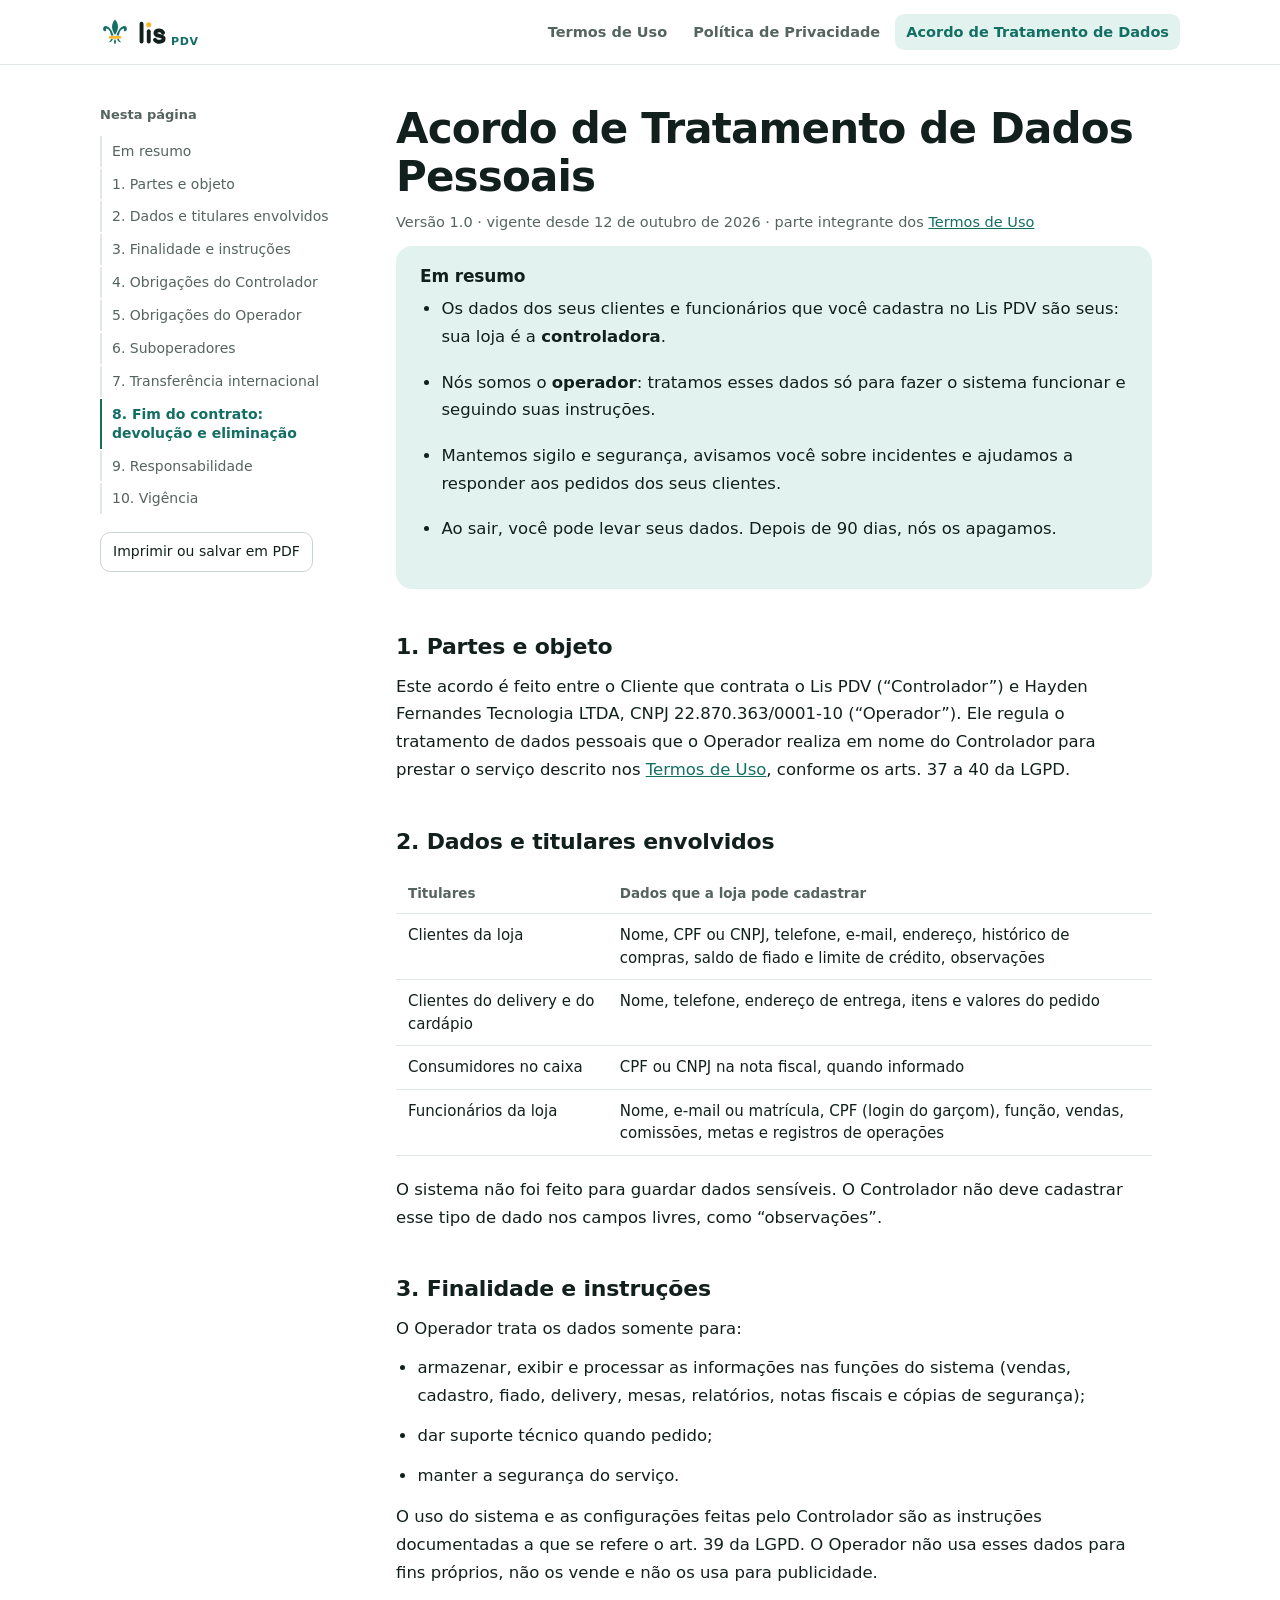
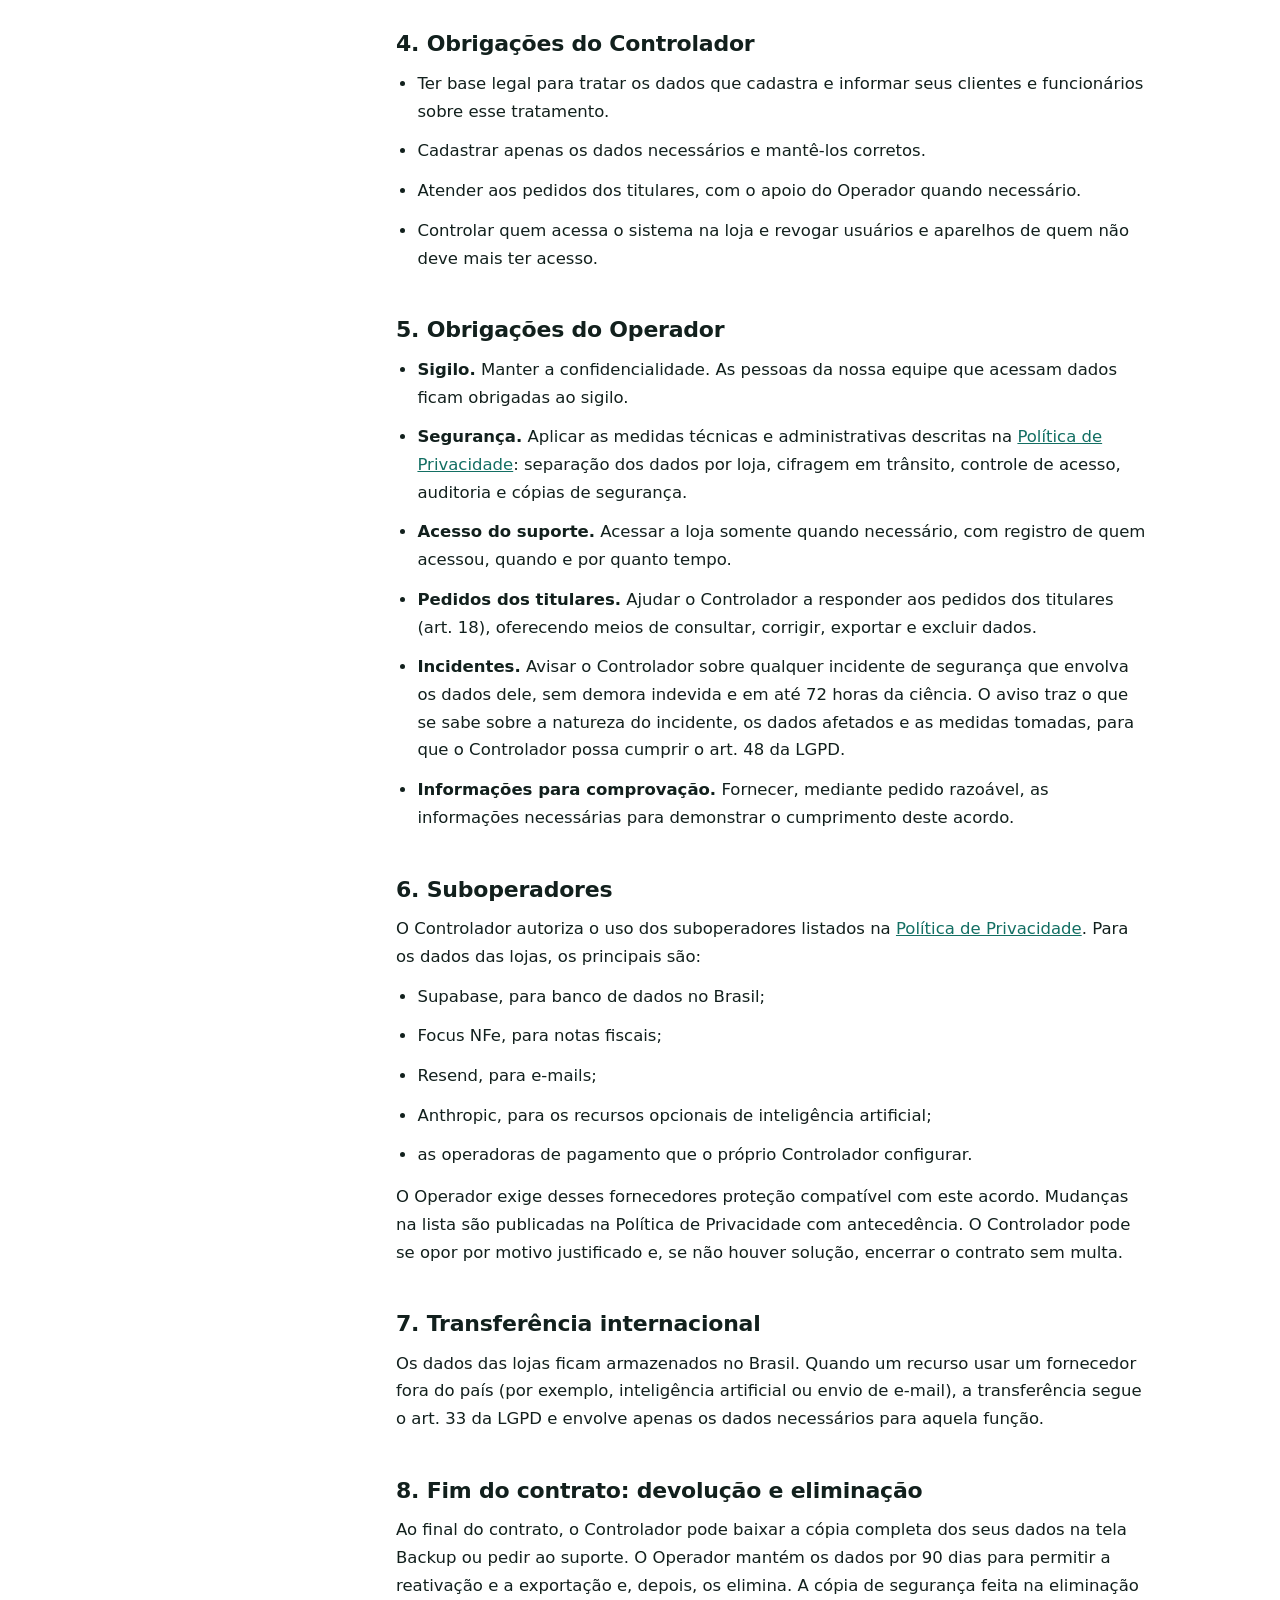
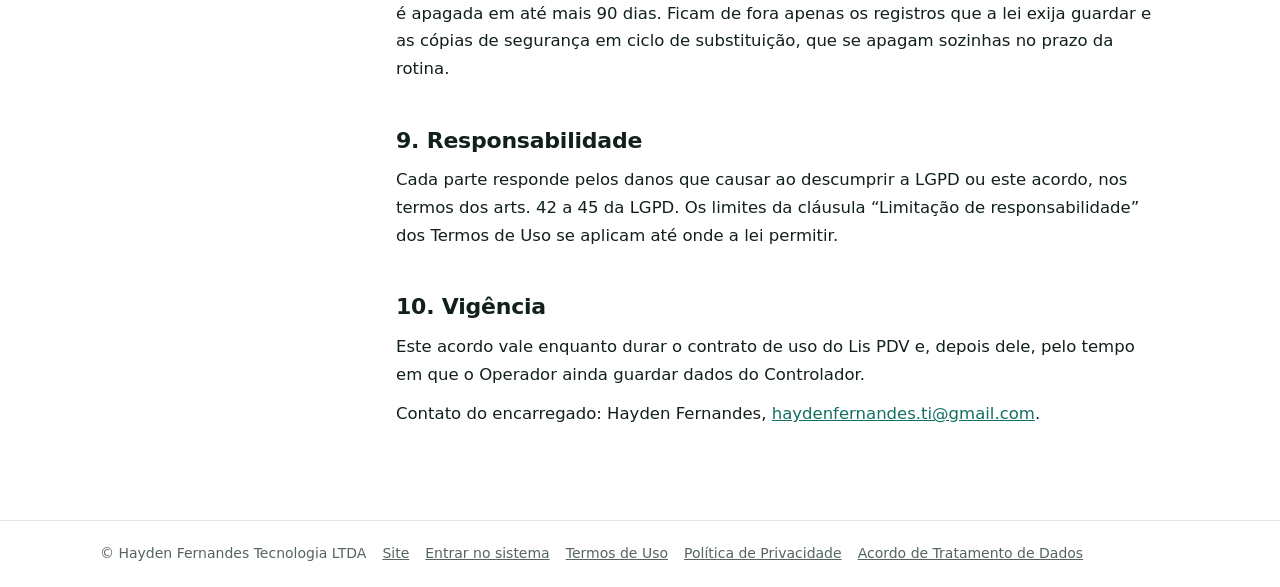
<file: tratamento-de-dados.html>
<!doctype html>
<html lang="pt-BR">
<head>
  <meta charset="utf-8">
  <meta name="viewport" content="width=device-width, initial-scale=1">
  <meta http-equiv="Content-Security-Policy" content="default-src 'self'; script-src 'self'; style-src 'self' 'unsafe-inline' https://fonts.googleapis.com; font-src https://fonts.gstatic.com; img-src 'self' data:; connect-src 'self'; object-src 'none'; base-uri 'self'; form-action 'self'">
  <meta name="referrer" content="strict-origin-when-cross-origin">
  <title>Acordo de Tratamento de Dados · Lis PDV</title>
  <meta name="description" content="Acordo de tratamento de dados pessoais entre a loja (controladora) e o Lis PDV (operador), conforme a LGPD.">
  <meta name="theme-color" content="#136F63">
  <link rel="icon" type="image/svg+xml" href="assets/marca/favicon.svg">
  <link rel="preconnect" href="https://fonts.googleapis.com">
  <link rel="preconnect" href="https://fonts.gstatic.com" crossorigin>
  <link href="https://fonts.googleapis.com/css2?family=Onest:wght@400;500;600;700;800&display=swap" rel="stylesheet">
  <script src="assets/tema.js"></script>
  <link rel="stylesheet" href="assets/marca.css">
  <link rel="stylesheet" href="assets/site.css">
  <link rel="stylesheet" href="assets/legal.css">
</head>
<body class="legal">
<a class="pular" href="#conteudo">Pular para o conteúdo</a>
<!-- Gerado a partir de ferramentas/legal/ (python3 ferramentas/gerar_legais.py). Dados da empresa: assets/config.js › LEGAL -->
<header class="legal-topo"><div class="legal-topo-in">
  <a class="logo" href="./" aria-label="Lis PDV, início"><span class="lis-logo site-logo" style="--h:24px" role="img" aria-label="Lis PDV"><svg class="lis-simbolo " width="30" height="30" viewBox="0 0 48 48" aria-hidden="true" focusable="false"><g style="fill:var(--lis-verde-logo, currentColor)"><path class="lis-p-centro" d="M24 4C29.8 10.2 30.8 19.2 24 28.6C17.2 19.2 18.2 10.2 24 4Z"/><path class="lis-p-esq" d="M21.6 29.6C19.6 22 15.4 15.6 10.6 14.6C6.8 13.8 4.2 16.8 5.2 20.2C5.9 22.6 8.7 23.4 10.2 21.7C8.7 20.6 9.1 18.3 11 18.6C14.6 19.2 17.4 24.4 17.6 29.6Z"/><path class="lis-p-dir" d="M26.4 29.6C28.4 22 32.6 15.6 37.4 14.6C41.2 13.8 43.8 16.8 42.8 20.2C42.1 22.6 39.3 23.4 37.8 21.7C39.3 20.6 38.9 18.3 37 18.6C33.4 19.2 30.6 24.4 30.4 29.6Z"/><path class="lis-p-pe" d="M24 35.2C26.2 37.8 26.1 40.9 24 44C21.9 40.9 21.8 37.8 24 35.2Z M20.6 35.2C19.8 38.6 17.2 40.6 13.8 40.2C16 38.8 17.4 37 17.8 35.2Z M27.4 35.2C28.2 38.6 30.8 40.6 34.2 40.2C32 38.8 30.6 37 30.2 35.2Z"/></g><rect class="lis-faixa" x="14" y="30.4" width="20" height="4.2" rx="2.1" style="fill:var(--lis-polen,#F5B82E)"/></svg><svg class="lis-palavra " width="29" height="24" viewBox="0 0 49 40" aria-hidden="true" focusable="false"><g fill="none" stroke="currentColor" stroke-width="6.6" stroke-linecap="round" stroke-linejoin="round"><path class="lis-l" d="M6 4.5V34.5"/><path class="lis-i" d="M18.2 17V34.5"/><path class="lis-s" d="M42.4 19.6C40.9 16.9 38.5 15.6 35.7 15.6C31.9 15.6 29.5 17.5 29.5 20.3C29.5 26.7 43.3 22.9 43.3 29.5C43.3 32.8 40.5 34.9 36.2 34.9C32.9 34.9 30.3 33.7 28.7 31.5"/></g><circle class="lis-pingo" cx="18.2" cy="6" r="4.3" style="fill:var(--lis-polen,#F5B82E)"/></svg><span class="lis-pdv">PDV</span></span></a>
  <nav class="legal-docs" aria-label="Documentos"><a href="termos.html">Termos de Uso</a><a href="privacidade.html">Política de Privacidade</a><a href="tratamento-de-dados.html" aria-current="page">Acordo de Tratamento de Dados</a></nav>
</div></header>
<div class="legal-corpo">
  <aside class="legal-lado" aria-label="Nesta página">
    <details class="legal-sumario" open><summary>Nesta página</summary>
      <ol id="sumario"></ol></details>
    <button class="botao-imprimir" id="imprimir" type="button">Imprimir ou salvar em PDF</button>
  </aside>
  <main id="conteudo" class="legal-texto">
<h1>Acordo de Tratamento de Dados Pessoais</h1>
<p class="legal-meta">Versão <span data-legal="versao"></span> · vigente desde <span data-legal="vigenteDesde"></span> · parte integrante dos <a href="termos.html">Termos de Uso</a></p>

<section class="legal-resumo" aria-labelledby="resumo">
  <h2 id="resumo">Em resumo</h2>
  <ul>
    <li>Os dados dos seus clientes e funcionários que você cadastra no Lis PDV são seus: sua loja é a <strong>controladora</strong>.</li>
    <li>Nós somos o <strong>operador</strong>: tratamos esses dados só para fazer o sistema funcionar e seguindo suas instruções.</li>
    <li>Mantemos sigilo e segurança, avisamos você sobre incidentes e ajudamos a responder aos pedidos dos seus clientes.</li>
    <li>Ao sair, você pode levar seus dados. Depois de 90 dias, nós os apagamos.</li>
  </ul>
</section>

<h2 id="partes">1. Partes e objeto</h2>
<p>Este acordo é feito entre o Cliente que contrata o Lis PDV (“Controlador”) e <span data-legal="razaoSocial"></span>, CNPJ <span data-legal="cnpj"></span> (“Operador”). Ele regula o tratamento de dados pessoais que o Operador realiza em nome do Controlador para prestar o serviço descrito nos <a href="termos.html">Termos de Uso</a>, conforme os arts. 37 a 40 da LGPD.</p>

<h2 id="dados-tratados">2. Dados e titulares envolvidos</h2>
<div class="legal-tabela"><table>
  <thead><tr><th>Titulares</th><th>Dados que a loja pode cadastrar</th></tr></thead>
  <tbody>
    <tr><td>Clientes da loja</td><td>Nome, CPF ou CNPJ, telefone, e-mail, endereço, histórico de compras, saldo de fiado e limite de crédito, observações</td></tr>
    <tr><td>Clientes do delivery e do cardápio</td><td>Nome, telefone, endereço de entrega, itens e valores do pedido</td></tr>
    <tr><td>Consumidores no caixa</td><td>CPF ou CNPJ na nota fiscal, quando informado</td></tr>
    <tr><td>Funcionários da loja</td><td>Nome, e-mail ou matrícula, CPF (login do garçom), função, vendas, comissões, metas e registros de operações</td></tr>
  </tbody>
</table></div>
<p>O sistema não foi feito para guardar dados sensíveis. O Controlador não deve cadastrar esse tipo de dado nos campos livres, como “observações”.</p>

<h2 id="instrucoes">3. Finalidade e instruções</h2>
<p>O Operador trata os dados somente para:</p>
<ul>
  <li>armazenar, exibir e processar as informações nas funções do sistema (vendas, cadastro, fiado, delivery, mesas, relatórios, notas fiscais e cópias de segurança);</li>
  <li>dar suporte técnico quando pedido;</li>
  <li>manter a segurança do serviço.</li>
</ul>
<p>O uso do sistema e as configurações feitas pelo Controlador são as instruções documentadas a que se refere o art. 39 da LGPD. O Operador não usa esses dados para fins próprios, não os vende e não os usa para publicidade.</p>

<h2 id="controlador">4. Obrigações do Controlador</h2>
<ul>
  <li>Ter base legal para tratar os dados que cadastra e informar seus clientes e funcionários sobre esse tratamento.</li>
  <li>Cadastrar apenas os dados necessários e mantê-los corretos.</li>
  <li>Atender aos pedidos dos titulares, com o apoio do Operador quando necessário.</li>
  <li>Controlar quem acessa o sistema na loja e revogar usuários e aparelhos de quem não deve mais ter acesso.</li>
</ul>

<h2 id="operador">5. Obrigações do Operador</h2>
<ul>
  <li><strong>Sigilo.</strong> Manter a confidencialidade. As pessoas da nossa equipe que acessam dados ficam obrigadas ao sigilo.</li>
  <li><strong>Segurança.</strong> Aplicar as medidas técnicas e administrativas descritas na <a href="privacidade.html#seguranca">Política de Privacidade</a>: separação dos dados por loja, cifragem em trânsito, controle de acesso, auditoria e cópias de segurança.</li>
  <li><strong>Acesso do suporte.</strong> Acessar a loja somente quando necessário, com registro de quem acessou, quando e por quanto tempo.</li>
  <li><strong>Pedidos dos titulares.</strong> Ajudar o Controlador a responder aos pedidos dos titulares (art. 18), oferecendo meios de consultar, corrigir, exportar e excluir dados.</li>
  <li><strong>Incidentes.</strong> Avisar o Controlador sobre qualquer incidente de segurança que envolva os dados dele, sem demora indevida e em até 72 horas da ciência. O aviso traz o que se sabe sobre a natureza do incidente, os dados afetados e as medidas tomadas, para que o Controlador possa cumprir o art. 48 da LGPD.</li>
  <li><strong>Informações para comprovação.</strong> Fornecer, mediante pedido razoável, as informações necessárias para demonstrar o cumprimento deste acordo.</li>
</ul>

<h2 id="suboperadores">6. Suboperadores</h2>
<p>O Controlador autoriza o uso dos suboperadores listados na <a href="privacidade.html#compartilhamento">Política de Privacidade</a>. Para os dados das lojas, os principais são:</p>
<ul>
  <li>Supabase, para banco de dados no Brasil;</li>
  <li>Focus NFe, para notas fiscais;</li>
  <li>Resend, para e-mails;</li>
  <li>Anthropic, para os recursos opcionais de inteligência artificial;</li>
  <li>as operadoras de pagamento que o próprio Controlador configurar.</li>
</ul>
<p>O Operador exige desses fornecedores proteção compatível com este acordo. Mudanças na lista são publicadas na Política de Privacidade com antecedência. O Controlador pode se opor por motivo justificado e, se não houver solução, encerrar o contrato sem multa.</p>

<h2 id="internacional">7. Transferência internacional</h2>
<p>Os dados das lojas ficam armazenados no Brasil. Quando um recurso usar um fornecedor fora do país (por exemplo, inteligência artificial ou envio de e-mail), a transferência segue o art. 33 da LGPD e envolve apenas os dados necessários para aquela função.</p>

<h2 id="termino">8. Fim do contrato: devolução e eliminação</h2>
<p>Ao final do contrato, o Controlador pode baixar a cópia completa dos seus dados na tela Backup ou pedir ao suporte. O Operador mantém os dados por 90 dias para permitir a reativação e a exportação e, depois, os elimina. A cópia de segurança feita na eliminação é apagada em até mais 90 dias. Ficam de fora apenas os registros que a lei exija guardar e as cópias de segurança em ciclo de substituição, que se apagam sozinhas no prazo da rotina.</p>

<h2 id="responsabilidade">9. Responsabilidade</h2>
<p>Cada parte responde pelos danos que causar ao descumprir a LGPD ou este acordo, nos termos dos arts. 42 a 45 da LGPD. Os limites da cláusula “Limitação de responsabilidade” dos Termos de Uso se aplicam até onde a lei permitir.</p>

<h2 id="vigencia">10. Vigência</h2>
<p>Este acordo vale enquanto durar o contrato de uso do Lis PDV e, depois dele, pelo tempo em que o Operador ainda guardar dados do Controlador.</p>
<p>Contato do encarregado: <span data-legal="encarregado"></span>, <a data-legal="emailPrivacidade"></a>.</p>

  </main>
</div>
<footer class="legal-rodape"><div>
  <span>© <span data-legal="razaoSocial"></span></span>
  <a href="./">Site</a><a href="app/">Entrar no sistema</a><a href="termos.html">Termos de Uso</a><a href="privacidade.html">Política de Privacidade</a><a href="tratamento-de-dados.html">Acordo de Tratamento de Dados</a>
</div></footer>
<script type="module" src="assets/legal.js"></script>
</body>
</html>
</file>
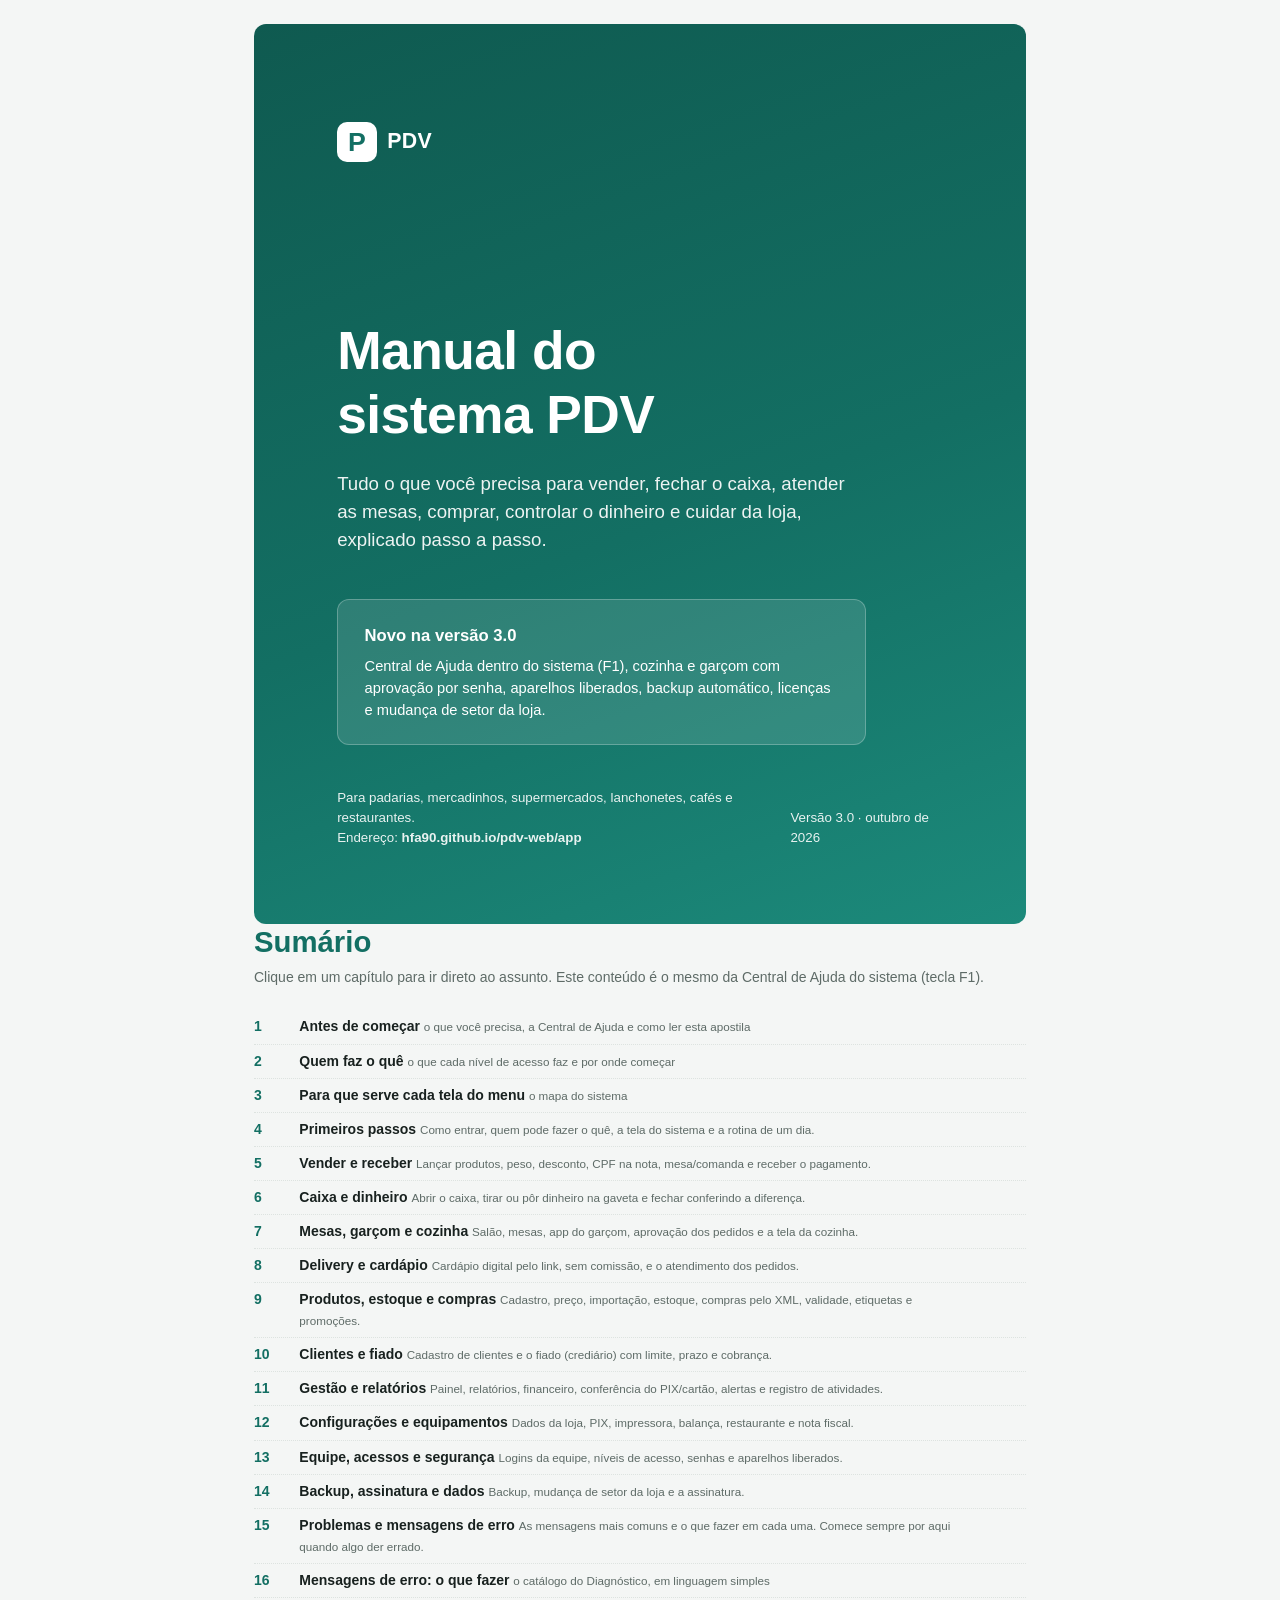
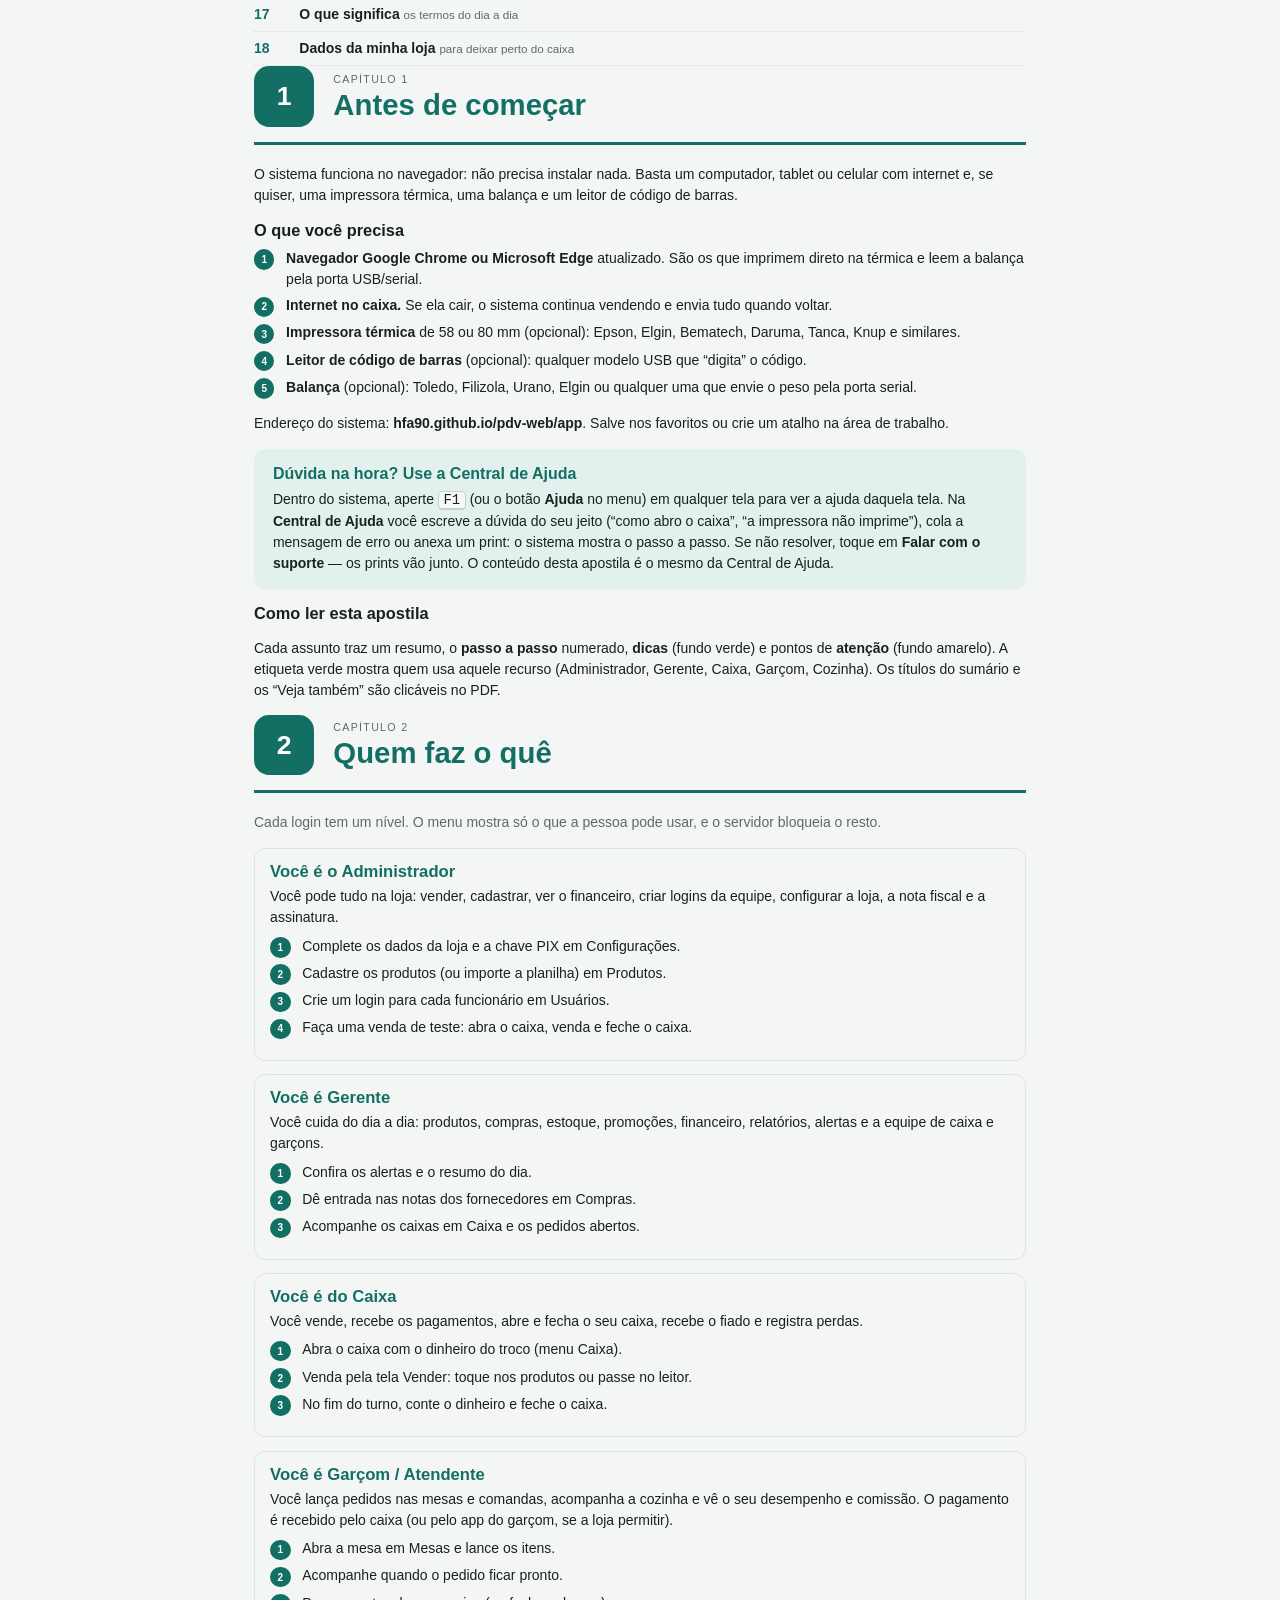
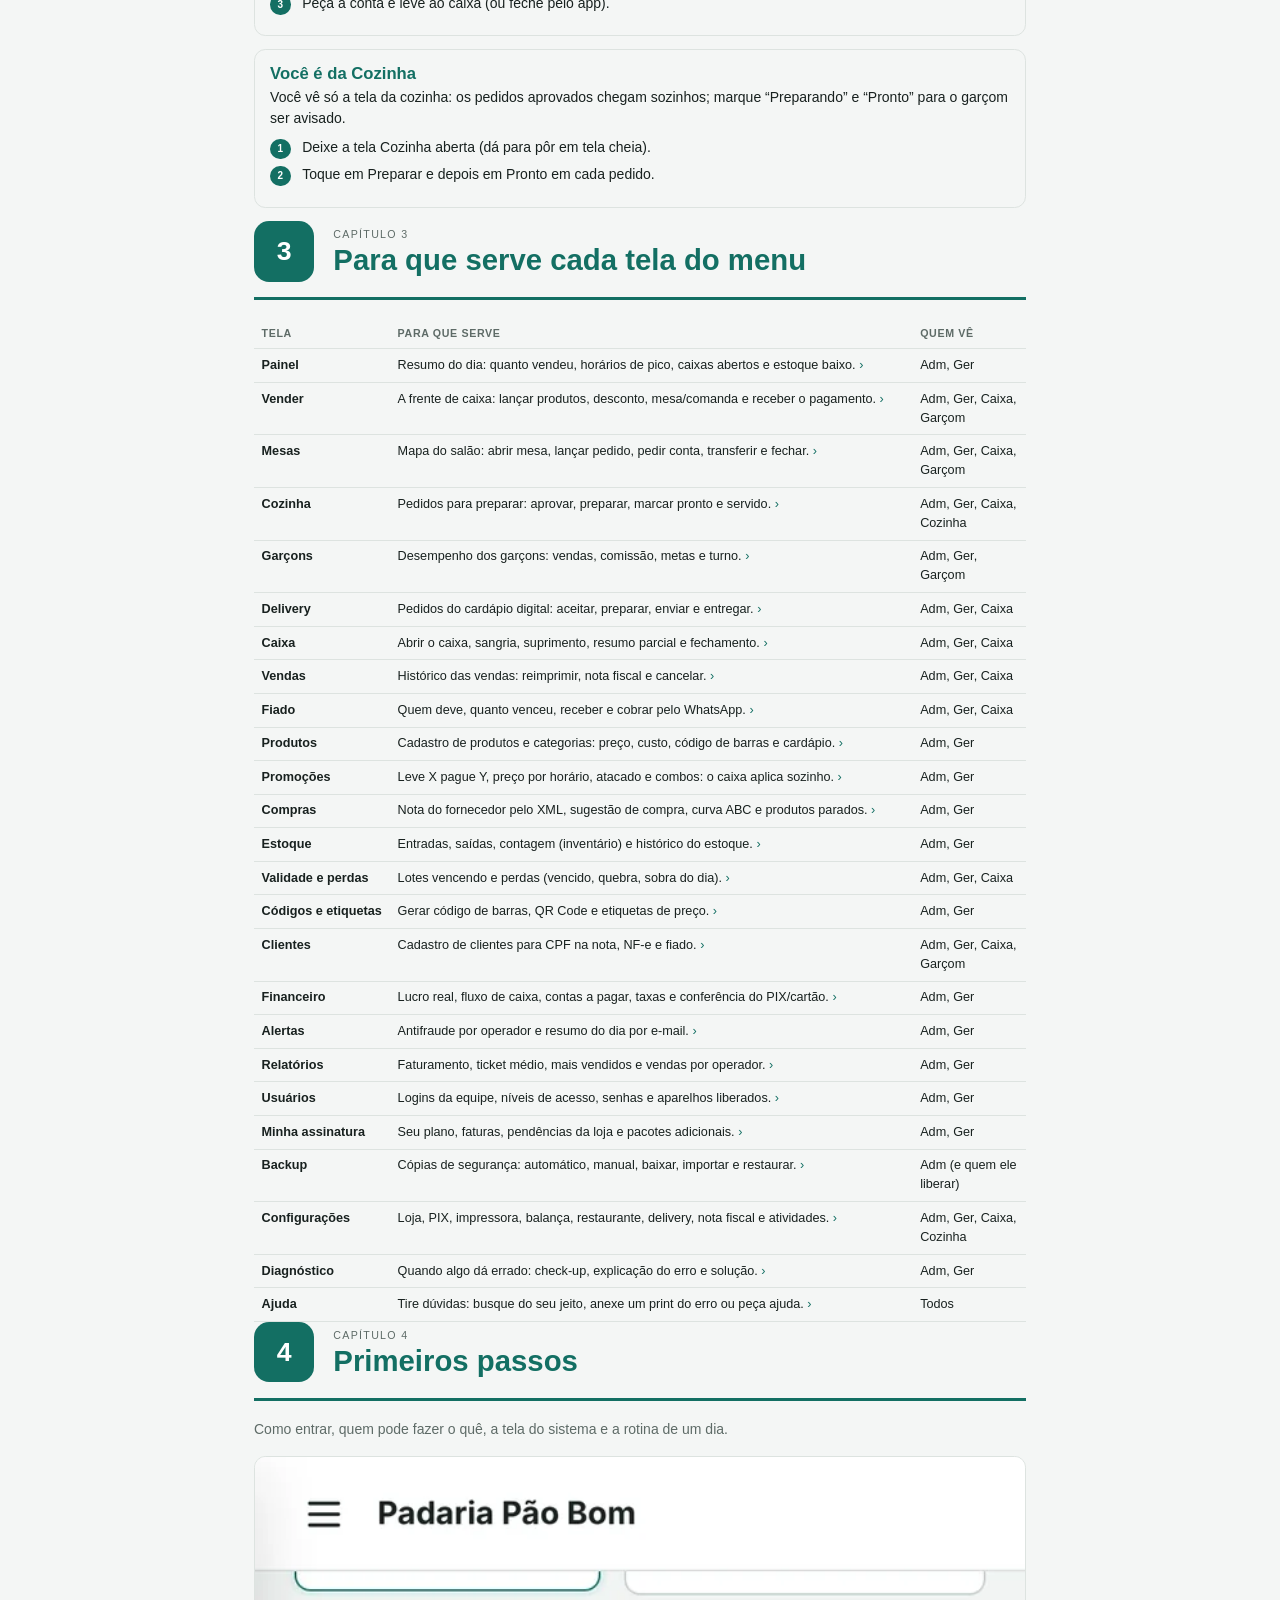
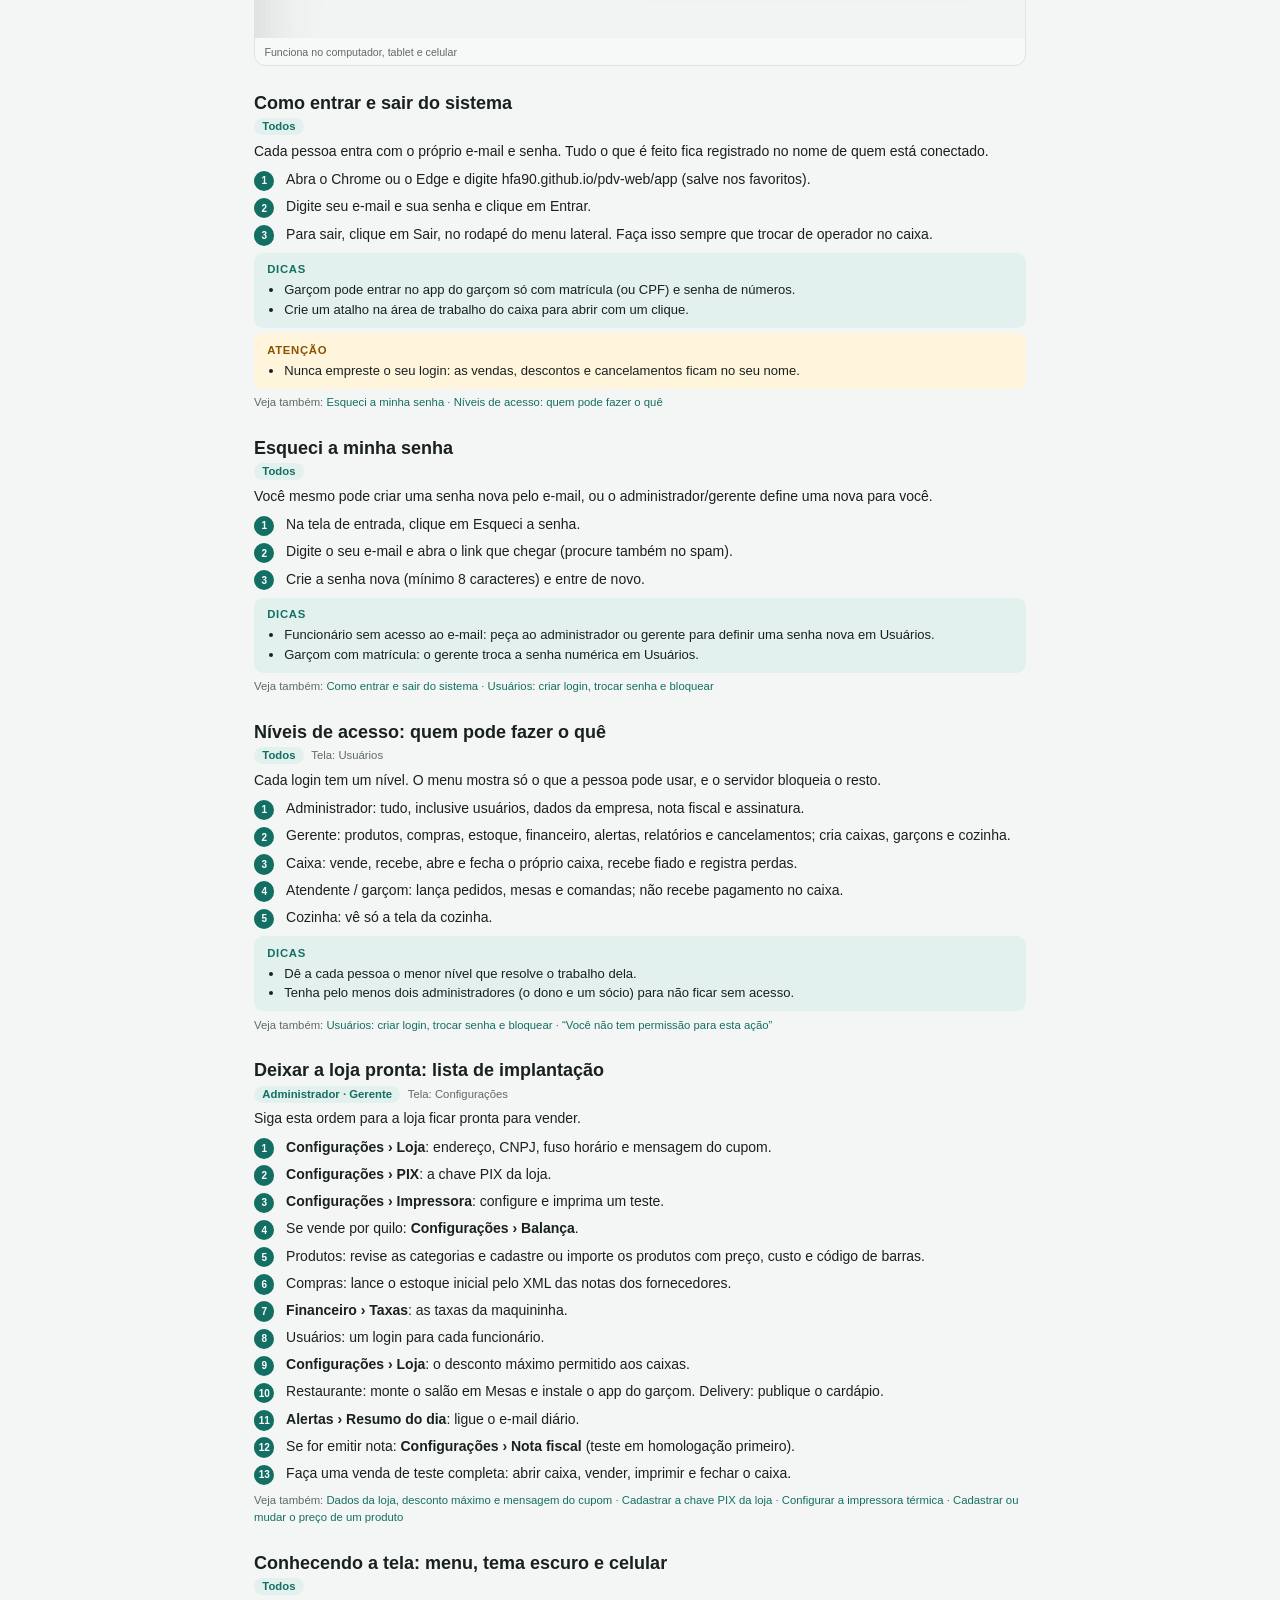
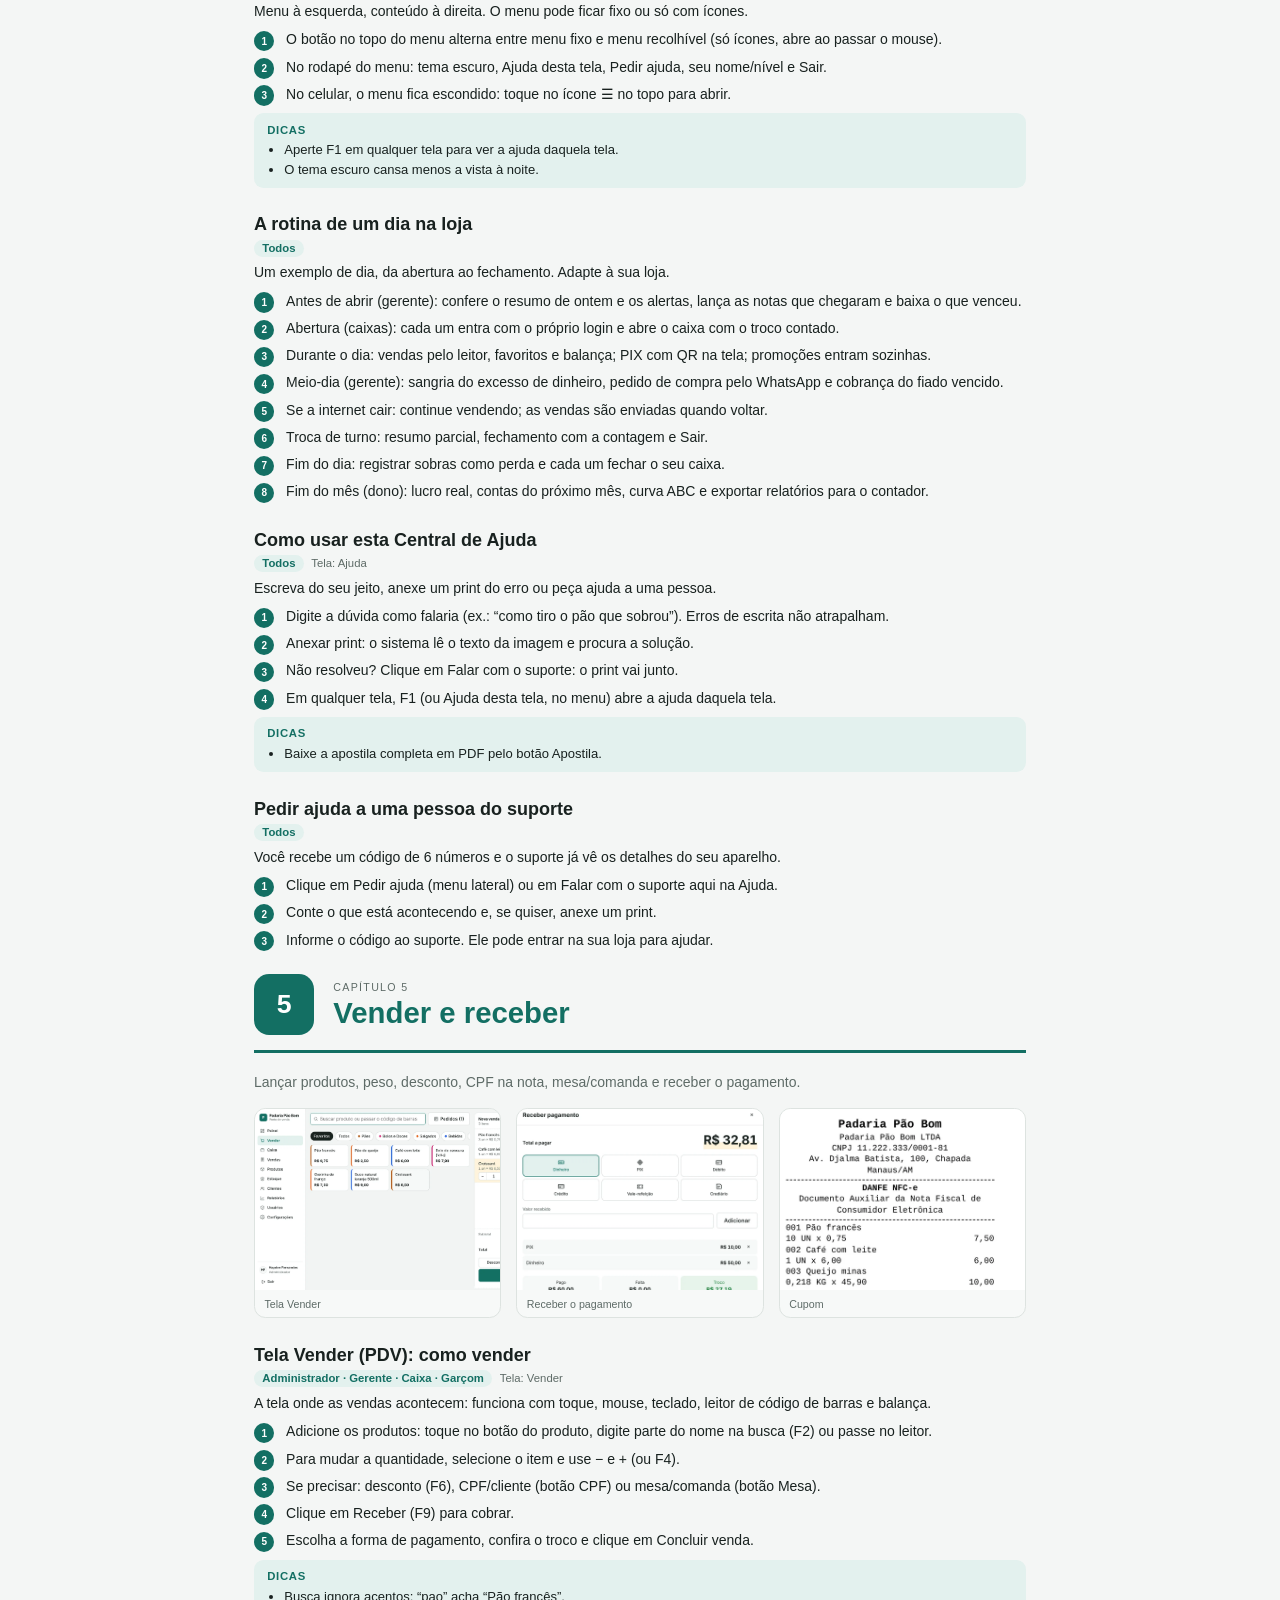
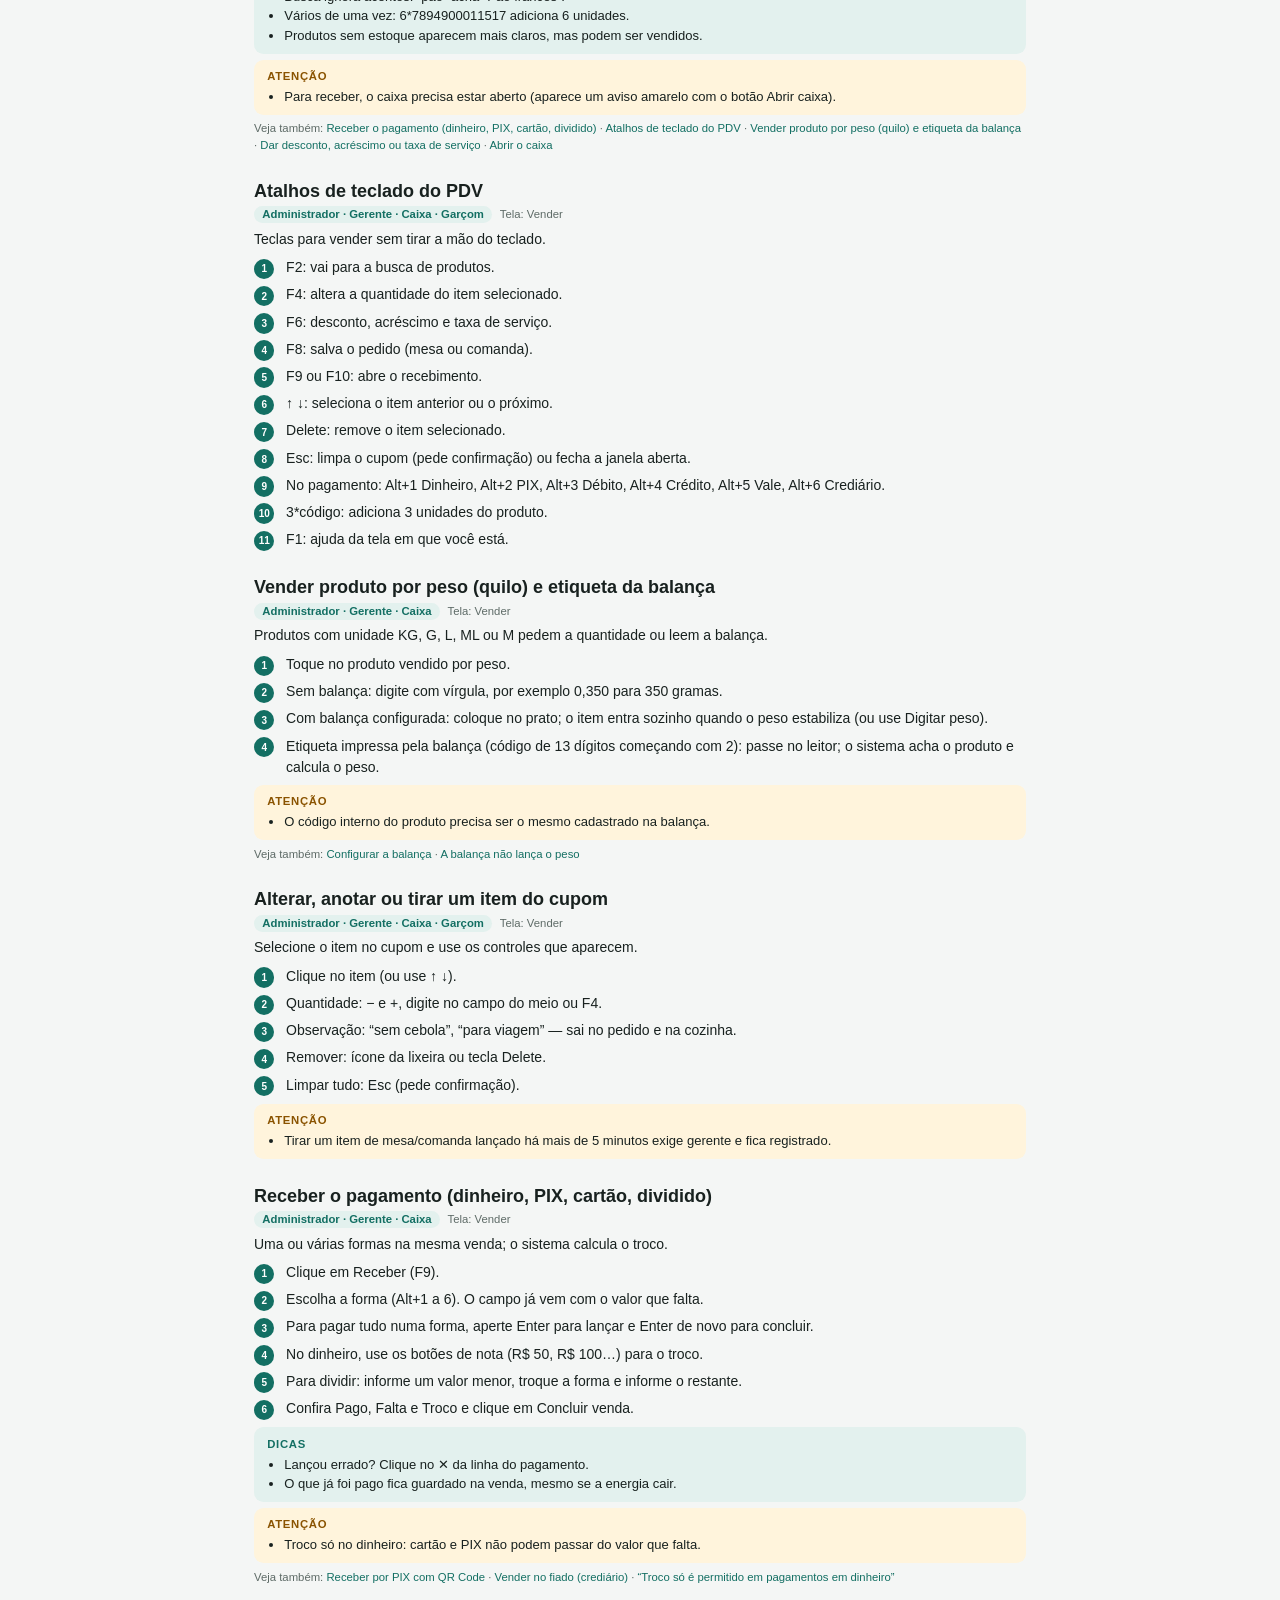
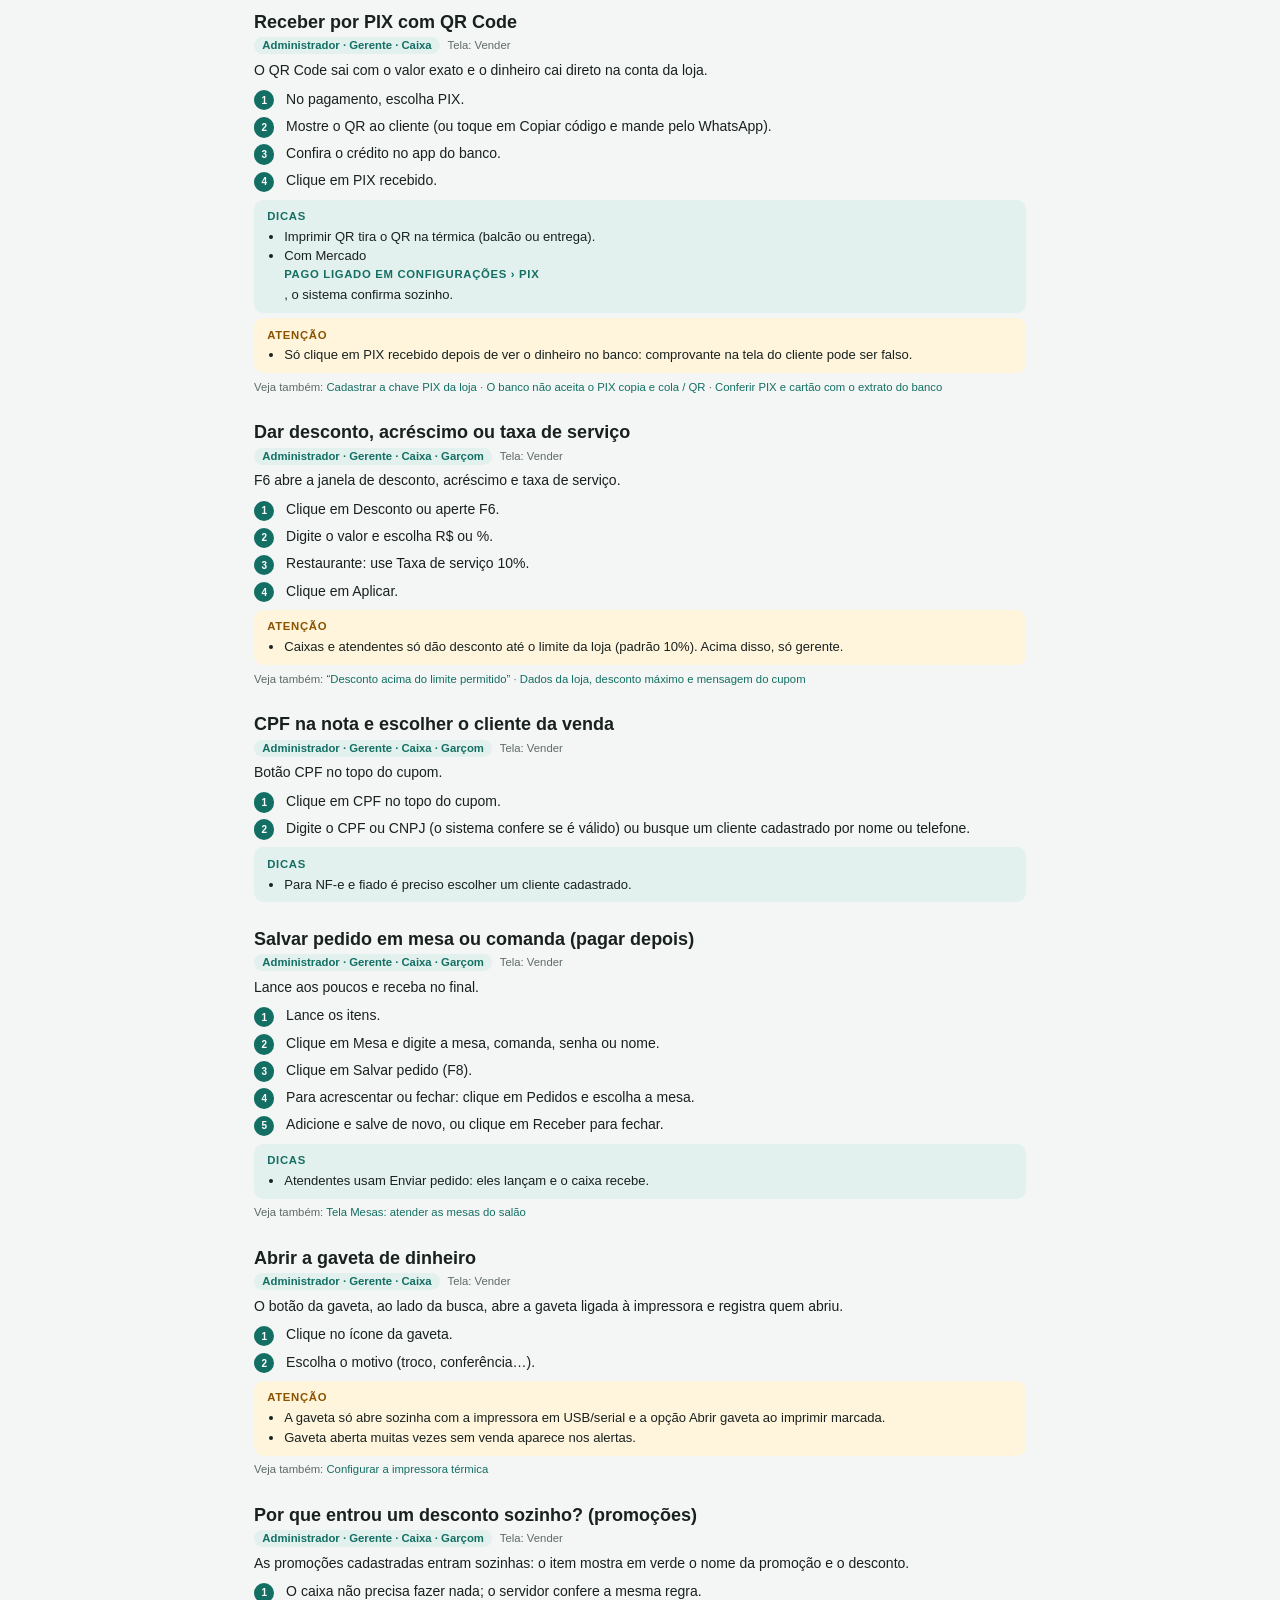
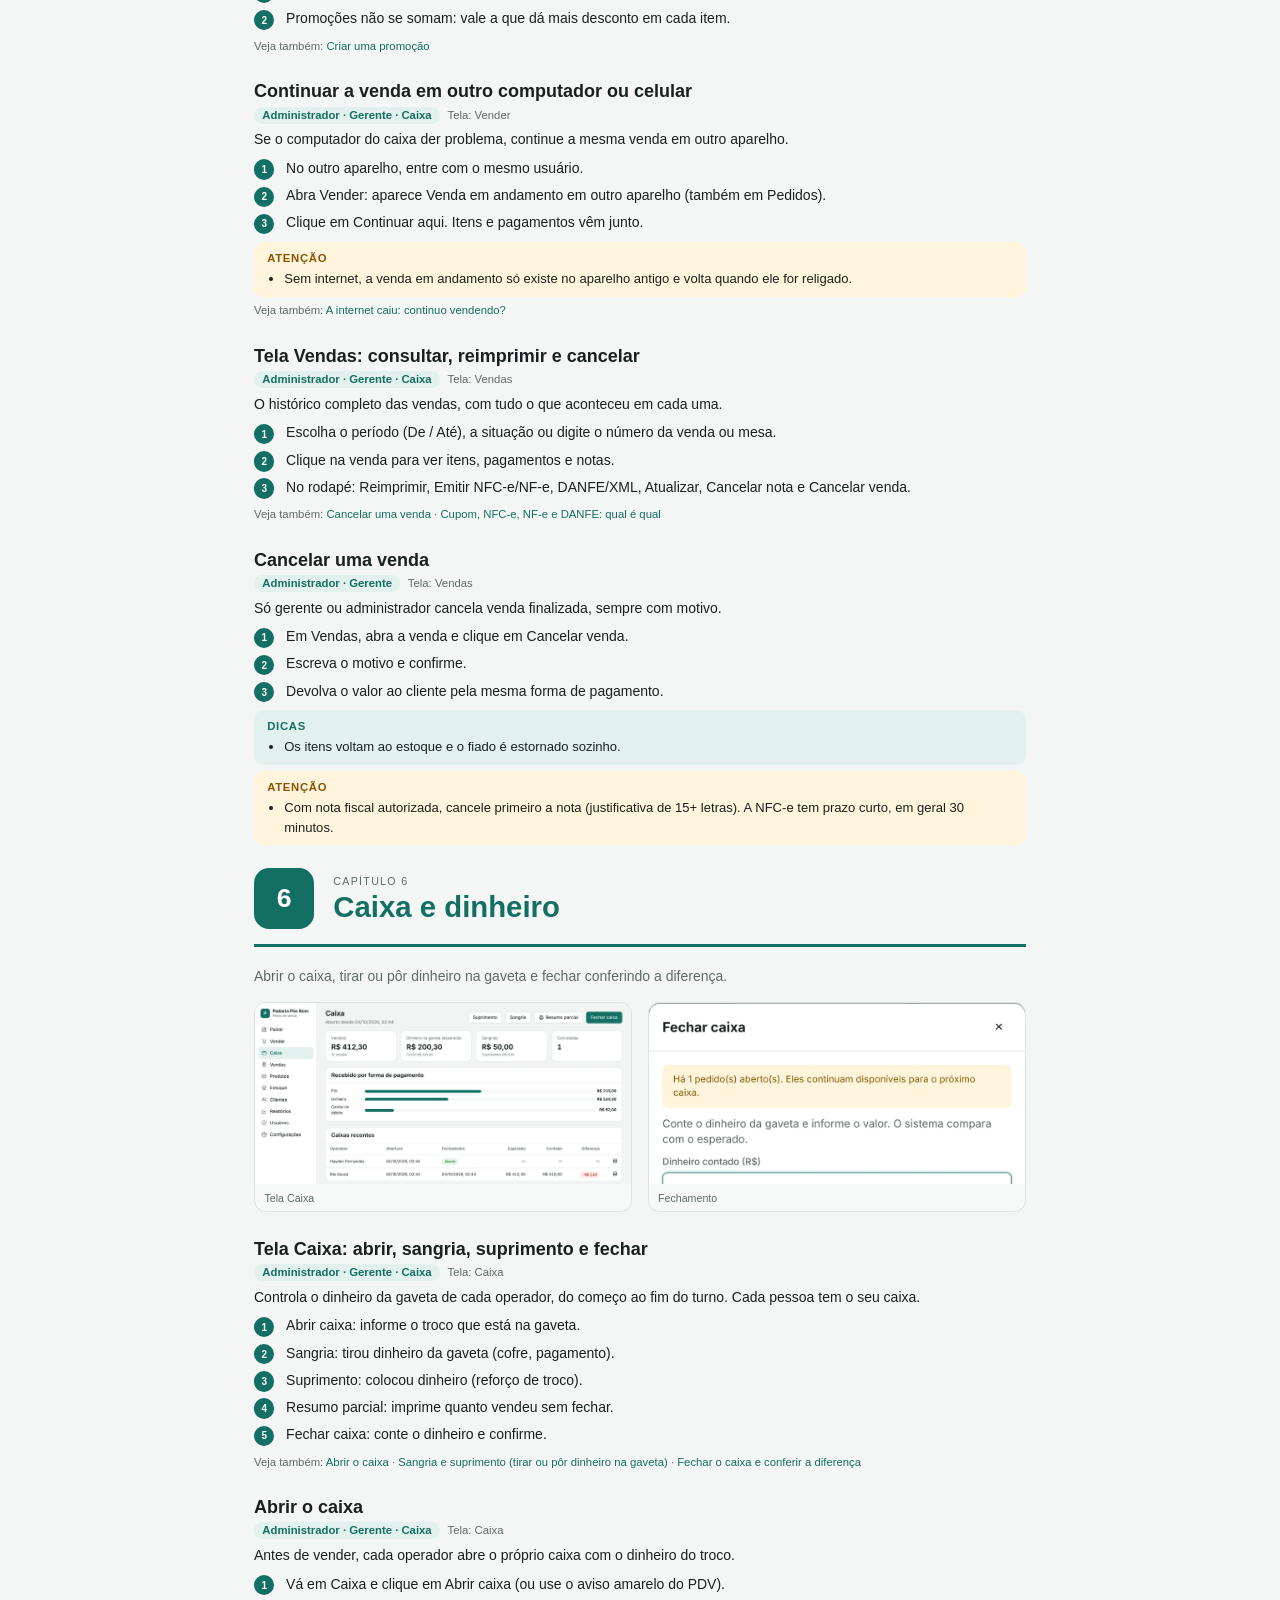
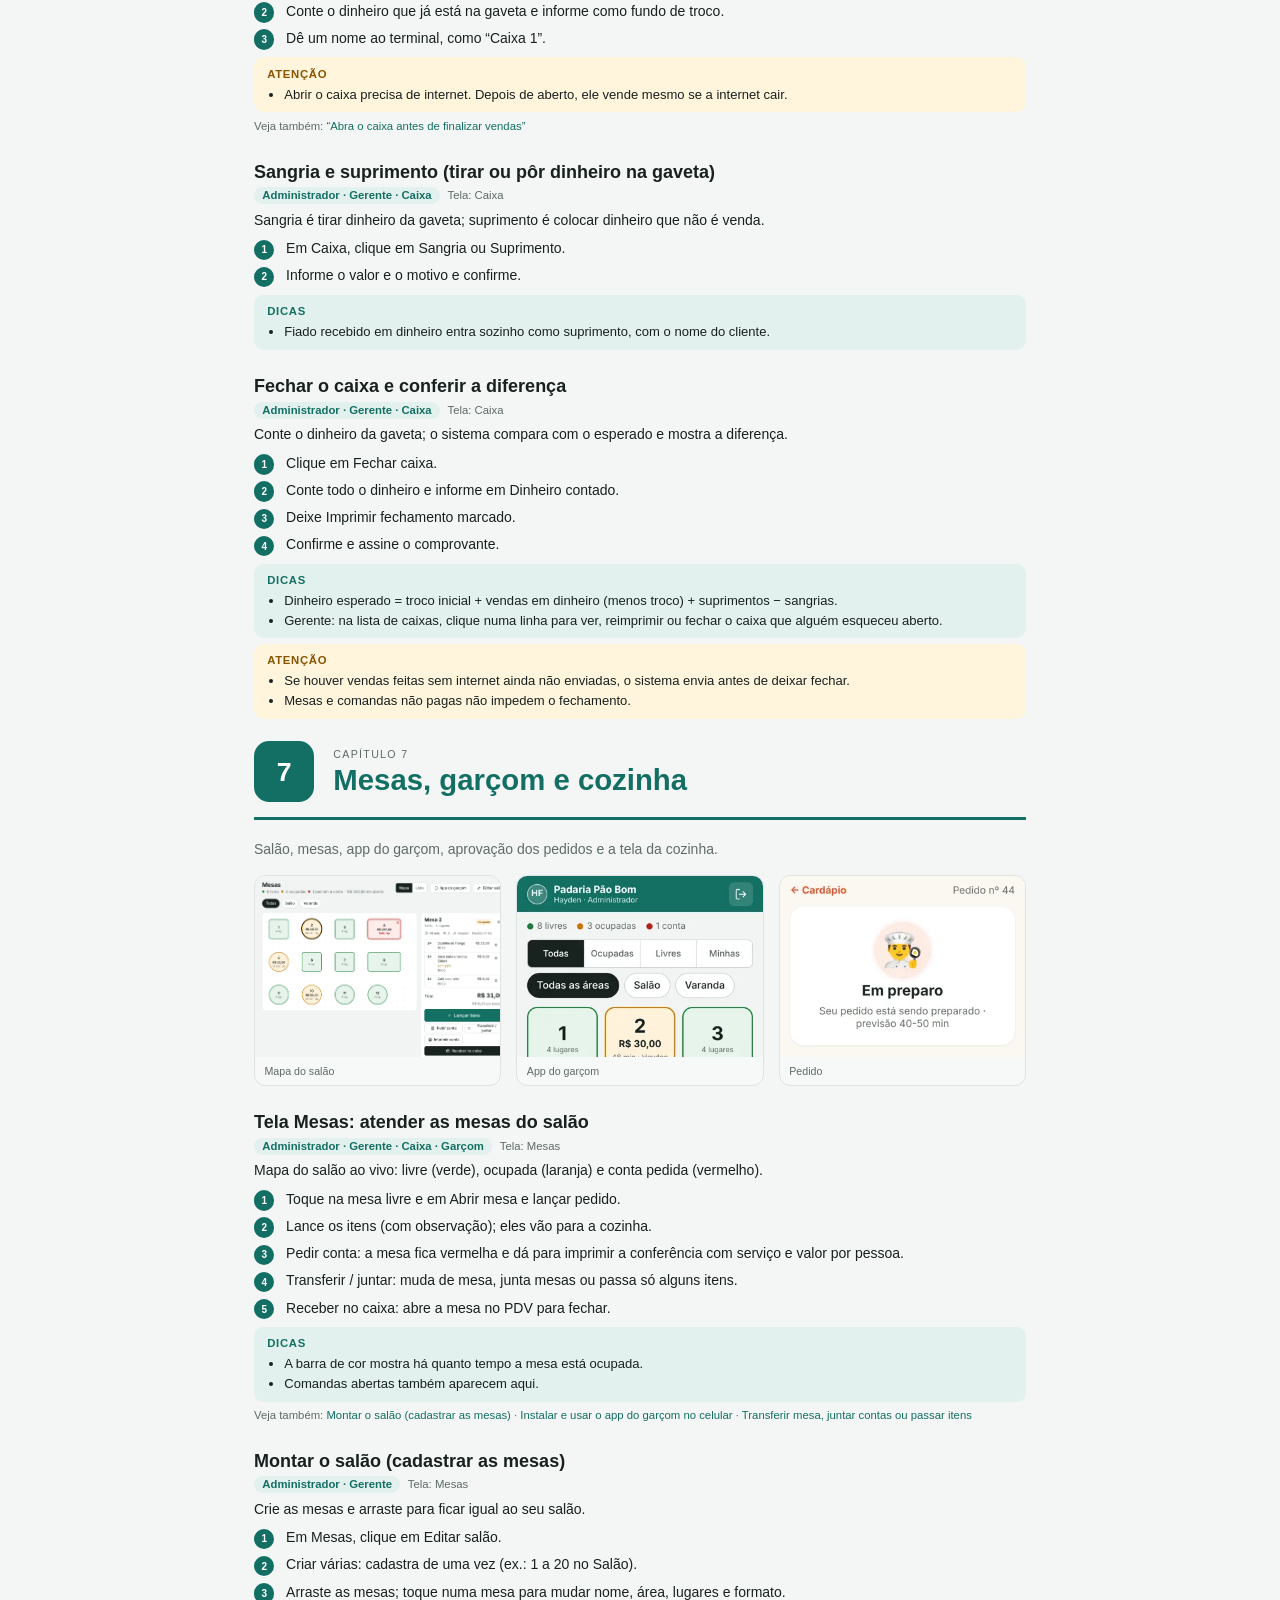
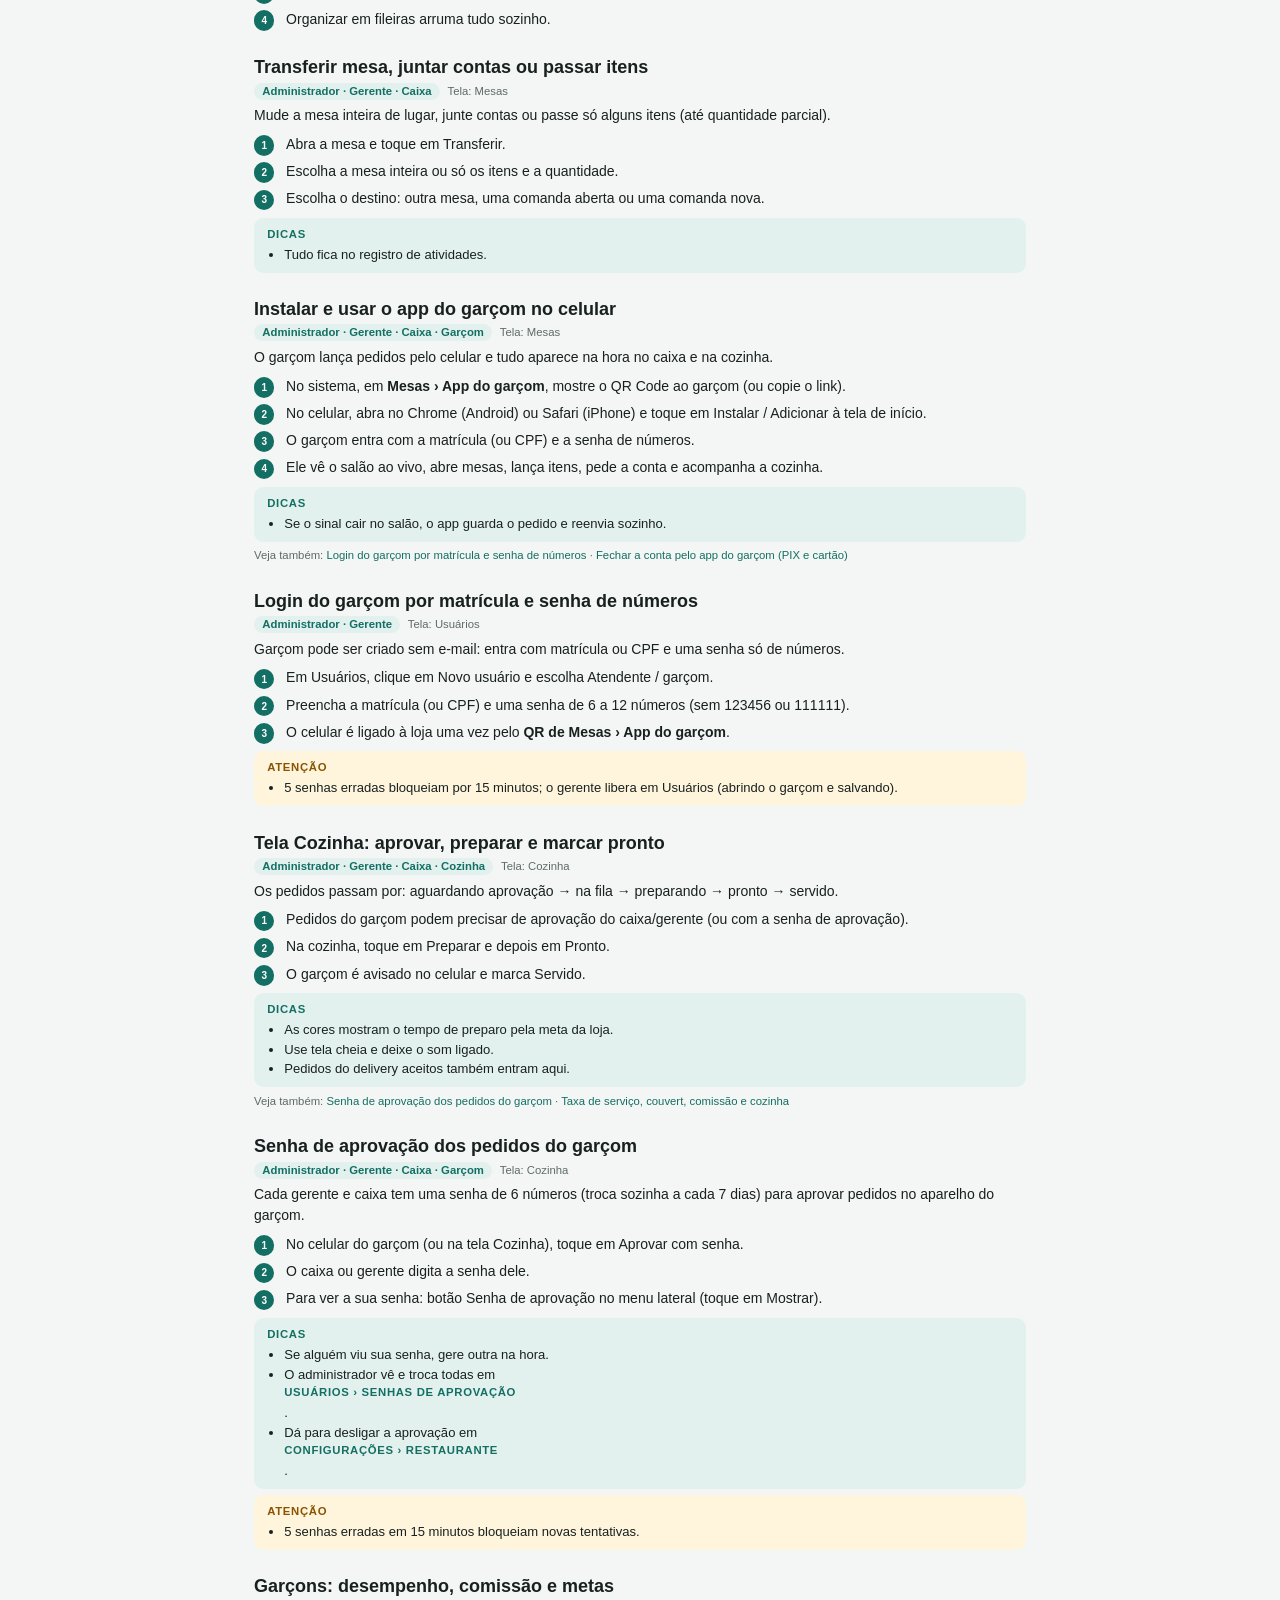
<file: app/apostila.html>
<!doctype html>
<html lang="pt-BR">
<head>
<meta charset="utf-8">
<meta name="viewport" content="width=device-width, initial-scale=1">
<title>Manual do sistema PDV</title>
<!--
  Apostila gerada a partir da Central de Ajuda (app/js/ajuda/artigos.js, telas.js e o
  catálogo do Diagnóstico). Para atualizar o PDF (assets/Manual-PDV.pdf):
    python3 ferramentas/gerar_apostila.py
  ou abra esta página no Chrome e use Ctrl+P › Salvar como PDF (A4, com gráficos de fundo).
-->
<style>
  :root { --p: #136F63; --p2: #E3F1EE; --ink: #18211F; --mut: #5E6B67; --line: #DDE3E0; --amb: #FFF4DC; --amb-ink: #8A5300; --red: #B42318; }
  * { box-sizing: border-box; }
  html { -webkit-print-color-adjust: exact; print-color-adjust: exact; }
  body { margin: 0; font: 10.5pt/1.5 "Liberation Sans", Arial, Helvetica, sans-serif; color: var(--ink); background: #fff; }
  @page { size: A4; margin: 16mm 15mm 18mm;
    @bottom-left { content: "Manual do sistema PDV · versão 3.0"; font: 8pt "Liberation Sans", Arial, sans-serif; color: #5E6B67; }
    @bottom-right { content: counter(page); font: 600 9pt "Liberation Sans", Arial, sans-serif; color: #136F63; } }
  @page :first { margin: 0; @bottom-left { content: none; } @bottom-right { content: none; } }
  @media screen { body { max-width: 820px; margin: 0 auto; padding: 24px; background: #f4f6f5; } .folha { background: #fff; padding: 28px 34px; margin-bottom: 24px; box-shadow: 0 2px 12px rgba(0,0,0,.08); } }
  h1, h2, h3, h4 { line-height: 1.2; margin: 0; }
  a { color: var(--p); text-decoration: none; }
  .quebra { break-before: page; }
  /* Capa */
  .capa { height: 297mm; display: flex; flex-direction: column; justify-content: space-between; padding: 26mm 22mm 20mm; background: linear-gradient(160deg, #0F5A50 0%, #136F63 55%, #1C8A7B 100%); color: #fff; }
  @media screen { .capa { height: auto; min-height: 900px; border-radius: 12px; } }
  .capa .marca { display: flex; gap: 10px; align-items: center; font-weight: 700; font-size: 16pt; letter-spacing: .02em; }
  .capa .marca span { width: 40px; height: 40px; border-radius: 10px; background: #fff; color: var(--p); display: inline-flex; align-items: center; justify-content: center; font-size: 20pt; }
  .capa h1 { font-size: 40pt; font-weight: 800; letter-spacing: -.01em; margin-top: 30mm; }
  .capa .sub { font-size: 14pt; max-width: 135mm; margin-top: 6mm; opacity: .92; }
  .capa .destaque { margin-top: 12mm; background: rgba(255,255,255,.12); border: 1px solid rgba(255,255,255,.25); border-radius: 12px; padding: 6mm 7mm; max-width: 140mm; font-size: 11pt; }
  .capa .destaque strong { display: block; font-size: 12.5pt; margin-bottom: 2mm; }
  .capa .rodape { display: flex; justify-content: space-between; align-items: flex-end; font-size: 10pt; opacity: .9; gap: 8mm; }
  /* Sumário */
  .sumario h2, .cap-titulo h2 { font-size: 22pt; color: var(--p); }
  .sumario p.intro { color: var(--mut); margin: 2mm 0 6mm; }
  .sum-item { display: grid; grid-template-columns: 9mm 1fr 12mm; gap: 3mm; align-items: baseline; padding: 1.6mm 0; border-bottom: 1px dotted var(--line); color: var(--ink); }
  .sum-item .n { color: var(--p); font-weight: 700; }
  .sum-item small { color: var(--mut); }
  .sum-item .pg { text-align: right; font-variant-numeric: tabular-nums; color: var(--mut); }
  /* Capítulo */
  .cap-titulo { display: flex; gap: 5mm; align-items: center; padding-bottom: 4mm; border-bottom: 3px solid var(--p); margin-bottom: 5mm; }
  .cap-num { width: 16mm; height: 16mm; border-radius: 4mm; background: var(--p); color: #fff; font-size: 20pt; font-weight: 800; display: inline-flex; align-items: center; justify-content: center; flex: none; }
  .cap-marca { font-size: 8pt; color: var(--mut); text-transform: uppercase; letter-spacing: .12em; }
  .cap-intro { color: var(--mut); margin-bottom: 4mm; }
  .fotos { display: flex; gap: 4mm; margin: 2mm 0 6mm; }
  .fotos figure { margin: 0; flex: 1; border: 1px solid var(--line); border-radius: 3mm; overflow: hidden; background: #f7f9f8; }
  .fotos img { width: 100%; height: 48mm; object-fit: cover; object-position: top left; display: block; }
  .fotos figcaption { font-size: 8pt; color: var(--mut); padding: 1.5mm 2.5mm; }
  /* Artigo */
  .art { margin: 0 0 6mm; padding-top: 1mm; }
  .art h3 { font-size: 13.5pt; color: var(--ink); margin-bottom: 1mm; }
  .art .meta { font-size: 8.5pt; color: var(--mut); margin-bottom: 1.5mm; display: flex; gap: 2mm; flex-wrap: wrap; }
  .art .meta span { background: var(--p2); color: var(--p); border-radius: 99px; padding: 0 2.2mm; font-weight: 600; }
  .art .resumo { margin: 0 0 2mm; }
  ol.passos { counter-reset: p; list-style: none; padding: 0; margin: 1mm 0 2mm; display: grid; gap: 1.4mm; }
  ol.passos li { counter-increment: p; display: grid; grid-template-columns: 6.5mm 1fr; gap: 2mm; break-inside: avoid; }
  ol.passos li::before { content: counter(p); width: 5.4mm; height: 5.4mm; border-radius: 50%; background: var(--p); color: #fff; font-size: 7.5pt; font-weight: 700; display: inline-flex; align-items: center; justify-content: center; margin-top: .4mm; }
  .caixa { border-radius: 2.5mm; padding: 2.2mm 3.5mm; margin: 1.5mm 0; break-inside: avoid; font-size: 9.8pt; }
  .caixa b { display: block; font-size: 8.5pt; text-transform: uppercase; letter-spacing: .06em; margin-bottom: .5mm; }
  .caixa ul { margin: 0; padding-left: 4.5mm; }
  .caixa.dica { background: var(--p2); } .caixa.dica b { color: var(--p); }
  .caixa.atencao { background: var(--amb); } .caixa.atencao b { color: var(--amb-ink); }
  .ver { font-size: 8.5pt; color: var(--mut); }
  /* Tabelas e listas */
  table { width: 100%; border-collapse: collapse; font-size: 9.5pt; }
  th, td { text-align: left; padding: 1.8mm 2mm; border-bottom: 1px solid var(--line); vertical-align: top; }
  th { color: var(--mut); font-size: 8pt; text-transform: uppercase; letter-spacing: .06em; }
  tr { break-inside: avoid; }
  .papel { border: 1px solid var(--line); border-radius: 3mm; padding: 3.5mm 4mm; margin-bottom: 3.5mm; break-inside: avoid; }
  .papel h3 { color: var(--p); font-size: 12.5pt; margin-bottom: 1mm; }
  .grid2 { display: grid; grid-template-columns: 1fr 1fr; gap: 3mm 6mm; }
  .erro { border-left: 3px solid var(--amb-ink); padding: 1mm 0 1mm 3.5mm; margin-bottom: 4mm; break-inside: avoid; }
  .erro h4 { font-size: 11pt; } .erro p { margin: .8mm 0; font-size: 9.6pt; }
  .gl { display: grid; grid-template-columns: 34mm 1fr; gap: 1.2mm 4mm; font-size: 9.8pt; }
  .gl dt { font-weight: 700; color: var(--p); } .gl dd { margin: 0; }
  .linhas div { border-bottom: 1px solid var(--line); height: 9mm; display: flex; align-items: flex-end; font-size: 8.5pt; color: var(--mut); padding-bottom: 1mm; }
  .chamada { background: var(--p2); border-radius: 3mm; padding: 4mm 5mm; margin: 4mm 0; break-inside: avoid; }
  .chamada h3 { color: var(--p); font-size: 12pt; margin-bottom: 1.5mm; }
  kbd { border: 1px solid #c5cfcb; border-bottom-width: 2px; border-radius: 1.2mm; padding: 0 1.2mm; font: 600 8.5pt inherit; background: #f7f9f8; }
</style>
</head>
<body>
<div id="apostila"></div>
<script type="module">
import { ARTIGOS, CATEGORIAS, GLOSSARIO } from "./js/ajuda/artigos.js";
import { TELAS, PAPEIS_AJUDA } from "./js/ajuda/telas.js";
import { PROBLEMAS } from "./js/diagnostico/catalogo.js";

const VERSAO = "3.0", DATA = "outubro de 2026", ENDERECO = "hfa90.github.io/pdv-web/app";
const esc = (s) => String(s ?? "").replace(/[&<>"]/g, (c) => ({ "&": "&amp;", "<": "&lt;", ">": "&gt;", '"': "&quot;" })[c]);
// Negrito em nomes de botões e telas citados com “›” (Configurações › PIX)
const txt = (s) => esc(s).replace(/([A-ZÁÉÍÓÚÂÊÔÃÕÇ][\wÀ-ú]*(?: [\wÀ-ú]+){0,3}) › ([A-ZÁÉÍÓÚÂÊÔÃÕÇ][\wÀ-ú]*(?: [\wÀ-ú]+){0,2})/g, "<b>$1 › $2</b>");
const NIVEL = { admin: "Administrador", gerente: "Gerente", caixa: "Caixa", atendente: "Garçom", cozinha: "Cozinha" };
const TITULO_TELA = { painel: "Painel", pdv: "Vender", mesas: "Mesas", cozinha: "Cozinha", garcons: "Garçons", delivery: "Delivery", caixa: "Caixa", vendas: "Vendas",
  fiado: "Fiado", produtos: "Produtos", promocoes: "Promoções", compras: "Compras", estoque: "Estoque", validade: "Validade e perdas", etiquetas: "Códigos e etiquetas",
  clientes: "Clientes", financeiro: "Financeiro", alertas: "Alertas", relatorios: "Relatórios", usuarios: "Usuários", conta: "Minha assinatura", backup: "Backup",
  configuracoes: "Configurações", diagnostico: "Diagnóstico", ajuda: "Ajuda" };
const FOTOS = {
  comecar: [["celular.webp", "Funciona no computador, tablet e celular"]],
  vender: [["pdv.webp", "Tela Vender"], ["pagamento.webp", "Receber o pagamento"], ["cupom.webp", "Cupom"]],
  caixa: [["caixa.webp", "Tela Caixa"], ["fechar-caixa.webp", "Fechamento"]],
  restaurante: [["mesas.webp", "Mapa do salão"], ["garcom.webp", "App do garçom"], ["pedido.webp", "Pedido"]],
  delivery: [["cardapio.webp", "Cardápio digital"], ["pedidos.webp", "Pedidos"]],
  gestao: [["painel.webp", "Painel"], ["relatorios.webp", "Relatórios"]],
};
const INTRO = {
  comecar: "Como entrar, quem pode fazer o quê, a tela do sistema e a rotina de um dia.",
  vender: "Lançar produtos, peso, desconto, CPF na nota, mesa/comanda e receber o pagamento.",
  caixa: "Abrir o caixa, tirar ou pôr dinheiro na gaveta e fechar conferindo a diferença.",
  restaurante: "Salão, mesas, app do garçom, aprovação dos pedidos e a tela da cozinha.",
  delivery: "Cardápio digital pelo link, sem comissão, e o atendimento dos pedidos.",
  produtos: "Cadastro, preço, importação, estoque, compras pelo XML, validade, etiquetas e promoções.",
  clientes: "Cadastro de clientes e o fiado (crediário) com limite, prazo e cobrança.",
  gestao: "Painel, relatórios, financeiro, conferência do PIX/cartão, alertas e registro de atividades.",
  config: "Dados da loja, PIX, impressora, balança, restaurante e nota fiscal.",
  equipe: "Logins da equipe, níveis de acesso, senhas e aparelhos liberados.",
  dados: "Backup, mudança de setor da loja e a assinatura.",
  problemas: "As mensagens mais comuns e o que fazer em cada uma. Comece sempre por aqui quando algo der errado.",
};

const cliente = ARTIGOS.filter((a) => !a.soSuper && !a.soEquipe && a.cat !== "plataforma");
const caps = [];
let n = 0;
const cap = (id, titulo, sub, corpo) => { n++; caps.push({ id, n, titulo, sub }); return `<section class="quebra" id="${id}">
  <div class="cap-titulo"><span class="cap-num">${n}</span><div><div class="cap-marca">Capítulo ${n}</div><h2>${esc(titulo)}</h2></div></div>${corpo}</section>`; };

const artigo = (a) => `<article class="art" id="a-${a.id}">
  <h3>${esc(a.titulo)}</h3>
  <div class="meta">${(a.niveis || []).length && a.niveis.length < 5 ? `<span>${a.niveis.map((x) => NIVEL[x]).join(" · ")}</span>` : `<span>Todos</span>`}
    ${a.rota && TITULO_TELA[a.rota] ? `Tela: ${TITULO_TELA[a.rota]}` : ""}</div>
  <p class="resumo">${txt(a.resumo)}</p>
  ${a.passos?.length ? `<ol class="passos">${a.passos.map((p) => `<li><span>${txt(p)}</span></li>`).join("")}</ol>` : ""}
  ${a.dicas?.length ? `<div class="caixa dica"><b>Dicas</b><ul>${a.dicas.map((p) => `<li>${txt(p)}</li>`).join("")}</ul></div>` : ""}
  ${a.atencao?.length ? `<div class="caixa atencao"><b>Atenção</b><ul>${a.atencao.map((p) => `<li>${txt(p)}</li>`).join("")}</ul></div>` : ""}
  ${(a.ver || []).length ? `<div class="ver">Veja também: ${a.ver.map((v) => cliente.find((x) => x.id === v)).filter(Boolean).map((x) => `<a href="#a-${x.id}">${esc(x.titulo)}</a>`).join(" · ")}</div>` : ""}
</article>`;

let corpo = "";
// 1. Como usar
corpo += cap("como-usar", "Antes de começar", "o que você precisa, a Central de Ajuda e como ler esta apostila", `
  <p>O sistema funciona no navegador: não precisa instalar nada. Basta um computador, tablet ou celular com internet e, se quiser, uma impressora térmica, uma balança e um leitor de código de barras.</p>
  <h3 style="margin:4mm 0 2mm">O que você precisa</h3>
  <ol class="passos">
    <li><span><b>Navegador Google Chrome ou Microsoft Edge</b> atualizado. São os que imprimem direto na térmica e leem a balança pela porta USB/serial.</span></li>
    <li><span><b>Internet no caixa.</b> Se ela cair, o sistema continua vendendo e envia tudo quando voltar.</span></li>
    <li><span><b>Impressora térmica</b> de 58 ou 80 mm (opcional): Epson, Elgin, Bematech, Daruma, Tanca, Knup e similares.</span></li>
    <li><span><b>Leitor de código de barras</b> (opcional): qualquer modelo USB que “digita” o código.</span></li>
    <li><span><b>Balança</b> (opcional): Toledo, Filizola, Urano, Elgin ou qualquer uma que envie o peso pela porta serial.</span></li>
  </ol>
  <p>Endereço do sistema: <b>${ENDERECO}</b>. Salve nos favoritos ou crie um atalho na área de trabalho.</p>
  <div class="chamada"><h3>Dúvida na hora? Use a Central de Ajuda</h3>
    <p style="margin:0">Dentro do sistema, aperte <kbd>F1</kbd> (ou o botão <b>Ajuda</b> no menu) em qualquer tela para ver a ajuda daquela tela. Na <b>Central de Ajuda</b> você escreve a dúvida do seu jeito (“como abro o caixa”, “a impressora não imprime”), cola a mensagem de erro ou anexa um print: o sistema mostra o passo a passo. Se não resolver, toque em <b>Falar com o suporte</b> — os prints vão junto. O conteúdo desta apostila é o mesmo da Central de Ajuda.</p></div>
  <h3 style="margin:4mm 0 2mm">Como ler esta apostila</h3>
  <p>Cada assunto traz um resumo, o <b>passo a passo</b> numerado, <b>dicas</b> (fundo verde) e pontos de <b>atenção</b> (fundo amarelo). A etiqueta verde mostra quem usa aquele recurso (Administrador, Gerente, Caixa, Garçom, Cozinha). Os títulos do sumário e os “Veja também” são clicáveis no PDF.</p>`);

// 2. Quem faz o quê
corpo += cap("niveis", "Quem faz o quê", "o que cada nível de acesso faz e por onde começar", `
  <p class="cap-intro">Cada login tem um nível. O menu mostra só o que a pessoa pode usar, e o servidor bloqueia o resto.</p>
  ${Object.entries(PAPEIS_AJUDA).map(([k, p]) => `<div class="papel"><h3>${esc(p.titulo)}</h3><p style="margin:0 0 2mm">${esc(p.texto)}</p>
    <ol class="passos">${p.comece.map((x) => `<li><span>${txt(x)}</span></li>`).join("")}</ol></div>`).join("")}`);

// 3. Telas
const nivelTela = { painel: "AG", pdv: "AGCT", mesas: "AGCT", cozinha: "AGC·K", garcons: "AG·T", delivery: "AGC", caixa: "AGC", vendas: "AGC", fiado: "AGC", produtos: "AG", promocoes: "AG",
  compras: "AG", estoque: "AG", validade: "AGC", etiquetas: "AG", clientes: "AGCT", financeiro: "AG", alertas: "AG", relatorios: "AG", usuarios: "AG", conta: "AG", backup: "A*",
  configuracoes: "AGC·K", diagnostico: "AG", ajuda: "Todos" };
const LEG = { A: "Adm", G: "Ger", C: "Caixa", T: "Garçom", K: "Cozinha" };
corpo += cap("telas", "Para que serve cada tela do menu", "o mapa do sistema", `
  <table><thead><tr><th style="width:36mm">Tela</th><th>Para que serve</th><th style="width:30mm">Quem vê</th></tr></thead><tbody>
  ${Object.entries(TELAS).filter(([r]) => TITULO_TELA[r]).map(([r, t]) => `<tr><td><b>${TITULO_TELA[r]}</b></td><td>${esc(t.desc)} <a href="#a-${t.artigo}">›</a></td>
    <td>${nivelTela[r] === "Todos" ? "Todos" : nivelTela[r] === "A*" ? "Adm (e quem ele liberar)" : nivelTela[r].replace("·", "").split("").map((c) => LEG[c]).join(", ")}</td></tr>`).join("")}
  </tbody></table>`);

// 4.. categorias
for (const [k, nome] of CATEGORIAS) {
  if (["glossario", "plataforma"].includes(k)) continue;
  const lista = cliente.filter((a) => a.cat === k);
  if (!lista.length) continue;
  const fotos = FOTOS[k] ? `<div class="fotos">${FOTOS[k].map(([f, c]) => `<figure><img src="../assets/img/${f}" alt=""><figcaption>${c}</figcaption></figure>`).join("")}</div>` : "";
  corpo += cap("c-" + k, nome, INTRO[k] || "", `<p class="cap-intro">${esc(INTRO[k] || "")}</p>${fotos}${lista.map(artigo).join("")}`);
}

// Mensagens técnicas (catálogo do Diagnóstico)
const prob = PROBLEMAS.filter((p) => typeof p.explicacao === "string" && Array.isArray(p.operador) && p.operador.length);
corpo += cap("mensagens", "Mensagens de erro: o que fazer", "o catálogo do Diagnóstico, em linguagem simples", `
  <p class="cap-intro">Quando algo dá errado, o aviso vermelho tem o botão <b>Ajuda</b> (passo a passo) e, para o administrador e o gerente, <b>Entender</b> (o Diagnóstico com os detalhes técnicos). Estes são os problemas que o sistema reconhece sozinho.</p>
  ${prob.map((p) => `<div class="erro"><h4>${esc(p.titulo)}</h4><p>${esc(p.explicacao)}</p>
    ${typeof p.impacto === "string" ? `<p><b>O que para:</b> ${esc(p.impacto)}</p>` : ""}
    <p><b>O que fazer:</b> ${p.operador.map(esc).join(" ")}</p></div>`).join("")}`);

// Glossário
corpo += cap("glossario", "O que significa", "os termos do dia a dia", `<dl class="gl">${GLOSSARIO.map(([t, d]) => `<dt>${esc(t)}</dt><dd>${esc(d)}</dd>`).join("")}</dl>`);

// Anotações
corpo += cap("anotacoes", "Dados da minha loja", "para deixar perto do caixa", `
  <p class="cap-intro">Preencha à mão e guarde perto do caixa. <b>Não anote senhas aqui.</b></p>
  <div class="grid2 linhas">${["Nome da loja", "Código da loja (app do garçom)", "Administrador(es)", "Gerente(s)", "Chave PIX", "Impressora (modelo e largura)", "Balança (modelo e porta)",
    "Internet: provedor e telefone", "Contador / nota fiscal", "Telefone do suporte", "Backup automático: dia e hora", "Onde guardo os backups baixados"].map((x) => `<div>${x}</div>`).join("")}</div>`);

const capa = `<section class="capa">
  <div class="marca"><span>P</span> PDV</div>
  <div><h1>Manual do<br>sistema PDV</h1>
    <p class="sub">Tudo o que você precisa para vender, fechar o caixa, atender as mesas, comprar, controlar o dinheiro e cuidar da loja, explicado passo a passo.</p>
    <div class="destaque"><strong>Novo na versão ${VERSAO}</strong>Central de Ajuda dentro do sistema (F1), cozinha e garçom com aprovação por senha, aparelhos liberados, backup automático, licenças e mudança de setor da loja.</div></div>
  <div class="rodape"><div>Para padarias, mercadinhos, supermercados, lanchonetes, cafés e restaurantes.<br>Endereço: <b>${ENDERECO}</b></div><div>Versão ${VERSAO} · ${DATA}</div></div>
</section>`;
const sumario = `<section class="quebra sumario"><h2>Sumário</h2><p class="intro">Clique em um capítulo para ir direto ao assunto. Este conteúdo é o mesmo da Central de Ajuda do sistema (tecla F1).</p>
  ${caps.map((c) => `<a class="sum-item" href="#${c.id}"><span class="n">${c.n}</span><span><b>${esc(c.titulo)}</b> <small>${esc(c.sub)}</small></span><span class="pg" data-cap="${c.n}"></span></a>`).join("")}</section>`;

document.getElementById("apostila").innerHTML = capa + sumario + corpo;
window.capitulos = caps.map((c) => ({ n: c.n, titulo: c.titulo }));
window.preencherPaginas = (mapa) => { for (const [k, v] of Object.entries(mapa)) { const e = document.querySelector(`.pg[data-cap="${k}"]`); if (e) e.textContent = v; } };
await Promise.all([...document.images].map((i) => i.complete ? 0 : new Promise((r) => { i.onload = i.onerror = r; })));
window.apostilaPronta = true;
</script>
</body>
</html>
</file>
<file: assets/marca.css>
/* =====================================================================
   Identidade Lis PDV — compartilhada por sistema, garçom, mesa, cardápio e site.
   Símbolo: o lírio (flor-de-lis) preso pela faixa cor de pólen.
   Logotipo: "lis" desenhado, com o pingo do i em pólen.
   Cores: Verde Lis #136F63 · Pólen #F5B82E · Raiz #12201D · Névoa #F2F4F3
   Marcação: assets/marca.js
   ===================================================================== */
:root {
  --lis-verde: #136F63;
  --lis-verde-logo: #136F63;
  --lis-polen: #F5B82E;
  --lis-raiz: #12201D;
  --lis-fundo: #F2F4F3;
}
html[data-tema="escuro"] {
  --lis-verde-logo: #34C3AE;
  --lis-raiz: #E4EBE8;
  --lis-fundo: #0C1211;
}

/* ---------- Peças ---------- */
.lis-simbolo { display: block; flex: none; overflow: visible; }
.lis-simbolo path, .lis-simbolo rect, .lis-palavra path, .lis-palavra circle { transform-box: view-box; }
.lis-selo {
  width: var(--t, 34px); height: var(--t, 34px); flex: none;
  display: inline-grid; place-items: center;
  border-radius: calc(var(--t, 34px) * .27);
  background: var(--lis-verde);
}
.lis-palavra { display: block; flex: none; overflow: visible; }
.lis-logo { display: inline-flex; align-items: center; gap: calc(var(--h, 28px) * .32); line-height: 1; color: var(--lis-raiz); }
.lis-logo .lis-palavra { margin-top: calc(var(--h, 28px) * .06); }
.lis-logo .lis-pdv { margin-left: calc(var(--h, 28px) * -.14); }
.lis-pdv {
  font-weight: 600; letter-spacing: .06em; color: var(--lis-verde-logo);
  font-size: calc(var(--h, 28px) * .46); align-self: flex-end; margin-bottom: calc(var(--h, 28px) * .02);
}

/* ---------- Abertura: o lírio desabrocha e o pingo de pólen cai no "i" ---------- */
.lis-abertura {
  position: fixed; inset: 0; z-index: 9999;
  display: grid; place-items: center;
  background: var(--lis-fundo); color: var(--lis-raiz);
  transition: opacity .4s ease, transform .4s ease;
  /* Segurança: se a primeira tela não avisar (erro grave), a abertura sai sozinha em 15 s */
  animation: lis-some .4s ease 15s forwards;
}
@keyframes lis-some { to { opacity: 0; visibility: hidden; pointer-events: none; } }
.lis-abertura.saindo { opacity: 0; transform: scale(1.03); pointer-events: none; }
.lis-abertura-in { display: grid; justify-items: center; gap: 1.4rem; }
.lis-abertura-nome { --h: 40px; display: flex; align-items: flex-end; gap: .4rem; }
.lis-abertura-nome .lis-pdv { font-family: "Onest", system-ui, sans-serif; font-size: 17px; margin-bottom: 2px; }
.lis-abertura-sub { font: 500 .85rem/1.3 "Onest", system-ui, sans-serif; color: color-mix(in srgb, var(--lis-raiz) 60%, transparent); min-height: 1.1em; }

.lis-abrindo .lis-p-centro { transform-origin: 24px 30px; animation: lis-cresce .55s cubic-bezier(.2, .9, .25, 1.2) .12s both; }
.lis-abrindo .lis-p-esq { transform-origin: 20px 30px; animation: lis-abre-esq .6s cubic-bezier(.2, .9, .25, 1.15) .3s both; }
.lis-abrindo .lis-p-dir { transform-origin: 28px 30px; animation: lis-abre-dir .6s cubic-bezier(.2, .9, .25, 1.15) .3s both; }
.lis-abrindo .lis-p-pe { transform-origin: 24px 35px; animation: lis-desce .4s ease-out .5s both; }
.lis-abrindo .lis-faixa { transform-origin: 24px 32.5px; animation: lis-faixa .4s cubic-bezier(.3, .8, .3, 1) 0s both; }
.lis-abertura-nome { animation: lis-surge .45s ease-out .55s both; }
.lis-abertura-nome .lis-pingo { transform-origin: 18.2px 6px; animation: lis-pingo .6s cubic-bezier(.3, 1.6, .5, 1) .85s both, lis-pulsa 1.6s ease-in-out 1.8s infinite; }
.lis-abertura-sub { animation: lis-surge .4s ease-out 1s both; }

@keyframes lis-faixa { from { transform: scaleX(0); } to { transform: scaleX(1); } }
@keyframes lis-cresce { from { transform: scaleY(0); opacity: 0; } to { transform: scaleY(1); opacity: 1; } }
@keyframes lis-abre-esq { from { transform: rotate(38deg) scale(.6); opacity: 0; } to { transform: none; opacity: 1; } }
@keyframes lis-abre-dir { from { transform: rotate(-38deg) scale(.6); opacity: 0; } to { transform: none; opacity: 1; } }
@keyframes lis-desce { from { transform: translateY(-4px); opacity: 0; } to { transform: none; opacity: 1; } }
@keyframes lis-surge { from { transform: translateY(8px); opacity: 0; } to { transform: none; opacity: 1; } }
@keyframes lis-pingo { 0% { transform: translateY(-26px) scale(.4); opacity: 0; } 60% { opacity: 1; } 100% { transform: none; opacity: 1; } }
@keyframes lis-pulsa { 0%, 100% { transform: scale(1); } 50% { transform: scale(1.22); } }

/* ---------- Carregador compacto: as pétalas acendem uma a uma ---------- */
.lis-carregando { display: grid; place-items: center; min-height: 40vh; }
.lis-respira path { animation: lis-onda 1.3s ease-in-out infinite; }
.lis-respira .lis-p-esq { animation-delay: .15s; }
.lis-respira .lis-p-centro { animation-delay: .3s; }
.lis-respira .lis-p-dir { animation-delay: .45s; }
.lis-respira .lis-p-pe { animation-delay: .6s; }
@keyframes lis-onda { 0%, 100% { opacity: .22; } 45% { opacity: 1; } }

@media (prefers-reduced-motion: reduce) {
  .lis-abrindo *, .lis-abertura-nome, .lis-abertura-nome *, .lis-abertura-sub { animation: none !important; }
  .lis-respira path { animation-duration: 2.6s; }
  .lis-abertura { transition: opacity .2s; }
  .lis-abertura.saindo { transform: none; }
}

/* ---------- Assinatura discreta (páginas do cliente: mesa e cardápio) ---------- */
.lis-assina { display: inline-flex; align-items: center; gap: .4rem; color: inherit; opacity: .7; text-decoration: none; font-size: .78rem; }
.lis-assina:hover { opacity: 1; }
</file>
<file: assets/site.css>
/* =====================================================================
   Site de vendas — Lis PDV
   Clean, colorido e confiável. Verde-petróleo como base de confiança,
   acentos vivos (laranja, violeta, azul, coral) para dar energia.
   Elemento-assinatura: o cupom térmico. Tema claro e escuro (assets/tema.js).
   ===================================================================== */
:root {
  --ink: #12201D;
  --muted: #55645F;
  --line: #E1E7E4;
  --line-strong: #C9D3CF;
  --paper: #F4F7F5;
  --bg: #FFFFFF;
  --card: #FFFFFF;
  --white: #FFFFFF;
  --primary: #136F63;
  --primary-2: #17A08C;
  --primary-deep: #0B4A42;
  --primary-soft: #E2F3EF;
  --amber: #F5B82E;
  --amber-soft: #FFF4D9;
  --amber-ink: #6B4A00;
  --coral: #FF6B4A;
  --violet: #7C5CFF;
  --sky: #2E9BFF;
  --danger: #B42318;
  --danger-soft: #FDECEA;
  --sombra: 0 24px 60px -28px rgba(18, 32, 29, .35);
  --sombra-sm: 0 8px 24px -12px rgba(18, 32, 29, .22);
  --r: 16px;
  --font: "Onest", system-ui, -apple-system, "Segoe UI", sans-serif;
  --larg: 1180px;
  color-scheme: light;
}
html[data-tema="escuro"] {
  --ink: #E6EDEA;
  --muted: #9AA9A4;
  --line: #24302D;
  --line-strong: #34423E;
  --paper: #111917;
  --bg: #0B1110;
  --card: #141C1A;
  --white: #141C1A;
  --primary: #34C3AE;
  --primary-2: #5AD8C4;
  --primary-deep: #0E3D37;
  --primary-soft: #133430;
  --amber-soft: #2C2413;
  --amber-ink: #F5CB6B;
  --danger: #F2766A;
  --danger-soft: #35191A;
  --sombra: 0 24px 60px -24px rgba(0, 0, 0, .7);
  --sombra-sm: 0 8px 24px -10px rgba(0, 0, 0, .6);
  color-scheme: dark;
}
*, *::before, *::after { box-sizing: border-box; }
[hidden] { display: none !important; }
html { scroll-behavior: smooth; scroll-padding-top: 80px; }
body { margin: 0; font-family: var(--font); color: var(--ink); background: var(--bg); font-size: 17px; line-height: 1.55; -webkit-font-smoothing: antialiased; overflow-x: hidden; }
img { max-width: 100%; height: auto; display: block; }
a { color: var(--primary); }
h1, h2, h3 { margin: 0; line-height: 1.1; letter-spacing: -.02em; }
p { margin: 0; }
:focus-visible { outline: 3px solid color-mix(in srgb, var(--primary) 55%, transparent); outline-offset: 3px; border-radius: 6px; }
.largura { width: min(var(--larg), 100% - 32px); margin-inline: auto; }
.estreita { width: min(800px, 100% - 32px); }
.pular { position: absolute; left: -999px; top: 8px; background: var(--ink); color: var(--bg); padding: 8px 12px; border-radius: 8px; z-index: 100; }
.pular:focus { left: 8px; }
.pequeno { font-size: 14px; color: var(--muted); }
html.trocando-tema *, html.trocando-tema *::before, html.trocando-tema *::after { transition: background-color .3s, border-color .3s, color .3s !important; }

/* Revelar ao rolar */
.js-on .revelar { opacity: 0; transform: translateY(22px); transition: opacity .7s cubic-bezier(.2,.7,.2,1), transform .7s cubic-bezier(.2,.7,.2,1); }
.js-on .revelar.visivel { opacity: 1; transform: none; }

/* ---------- Botões ---------- */
.botao { position: relative; display: inline-flex; align-items: center; justify-content: center; gap: 8px; min-height: 48px; padding: 0 22px; border-radius: 12px; font: inherit; font-size: 16px; font-weight: 650; text-decoration: none; cursor: pointer; border: 1.5px solid transparent; transition: transform .15s, background .2s, border-color .2s, color .2s, box-shadow .2s; white-space: nowrap; overflow: hidden; }
.botao:hover { transform: translateY(-1px); }
.botao:active { transform: translateY(0); }
.botao.grande { min-height: 56px; padding: 0 28px; font-size: 17px; }
.botao.bloco { width: 100%; }
.botao.primario { background: linear-gradient(135deg, var(--primary) 0%, var(--primary-2) 100%); color: #fff; box-shadow: 0 10px 24px -10px color-mix(in srgb, var(--primary) 70%, transparent); }
html[data-tema="escuro"] .botao.primario { color: #04211C; }
.botao.primario:hover { box-shadow: 0 16px 32px -12px color-mix(in srgb, var(--primary) 80%, transparent); }
.botao.brilho::after { content: ""; position: absolute; inset: 0; background: linear-gradient(110deg, transparent 30%, rgba(255,255,255,.35) 50%, transparent 70%); transform: translateX(-120%); animation: brilho 3.6s ease-in-out 1.2s infinite; }
@keyframes brilho { 0%, 70% { transform: translateX(-120%); } 100% { transform: translateX(120%); } }
.botao.contorno { background: var(--card); color: var(--ink); border-color: var(--line-strong); }
.botao.contorno:hover { border-color: var(--ink); }
.botao.claro { background: #fff; color: var(--primary-deep); }
.botao.claro:hover { background: var(--amber-soft); color: #0B4A42; }
.botao.contorno-claro { background: transparent; color: #fff; border-color: rgba(255,255,255,.5); }
.botao.contorno-claro:hover { border-color: #fff; background: rgba(255,255,255,.08); }
.botao:disabled { opacity: .6; cursor: wait; transform: none; }
.link-discreto { color: var(--ink); text-decoration: none; font-weight: 600; font-size: 15px; }
.link-discreto:hover { color: var(--primary); }

/* ---------- Topo ---------- */
.topo { position: sticky; top: 0; z-index: 30; background: color-mix(in srgb, var(--bg) 78%, transparent); backdrop-filter: saturate(1.6) blur(14px); -webkit-backdrop-filter: saturate(1.6) blur(14px); border-bottom: 1px solid transparent; transition: border-color .2s, box-shadow .2s; }
.topo.rolado { border-bottom-color: var(--line); box-shadow: 0 6px 24px -18px rgba(0,0,0,.3); }
.topo-in { display: flex; align-items: center; gap: 28px; height: 70px; }
.logo { display: inline-flex; align-items: center; gap: 10px; font-weight: 750; font-size: 18.5px; color: var(--ink); text-decoration: none; letter-spacing: -.01em; }
.logo-m { width: 34px; height: 34px; border-radius: 10px; background: linear-gradient(140deg, var(--primary), var(--primary-2)); color: #fff; display: grid; place-items: center; font-weight: 800; box-shadow: 0 6px 14px -6px var(--primary); }
.menu { display: flex; gap: 4px; margin-right: auto; }
.menu a { color: var(--muted); text-decoration: none; font-size: 15px; font-weight: 550; padding: 8px 12px; border-radius: 10px; transition: color .15s, background .15s; }
.menu a:hover { color: var(--ink); background: var(--paper); }
.topo-acoes { display: flex; align-items: center; gap: 14px; }
.topo-acoes .botao { min-height: 42px; font-size: 15px; padding: 0 18px; }
.tema-site { width: 40px; height: 40px; border-radius: 12px; border: 1px solid var(--line); background: var(--card); color: var(--ink); display: grid; place-items: center; cursor: pointer; transition: transform .2s, background .2s; }
.tema-site:hover { transform: rotate(-12deg); }
.tema-site svg { width: 19px; height: 19px; fill: none; stroke: currentColor; stroke-width: 1.8; stroke-linecap: round; stroke-linejoin: round; grid-area: 1 / 1; transition: opacity .2s, transform .3s; }
.tema-site .ic-lua { opacity: 0; transform: rotate(-60deg) scale(.6); }
html[data-tema="escuro"] .tema-site .ic-sol { opacity: 0; transform: rotate(60deg) scale(.6); }
html[data-tema="escuro"] .tema-site .ic-lua { opacity: 1; transform: none; }

/* ---------- Abertura ---------- */
.hero { position: relative; overflow: hidden; isolation: isolate; }
.hero-fundo { position: absolute; inset: 0; z-index: -1; }
.hero-fundo span { position: absolute; border-radius: 50%; filter: blur(70px); opacity: .55; animation: flutuarBlob 18s ease-in-out infinite alternate; }
.hero-fundo .b1 { width: 520px; height: 520px; background: #8FE3D3; top: -160px; left: -120px; }
.hero-fundo .b2 { width: 460px; height: 460px; background: #FFD58A; top: 60px; right: -120px; animation-delay: -6s; }
.hero-fundo .b3 { width: 380px; height: 380px; background: #C9B8FF; bottom: -180px; left: 38%; animation-delay: -12s; }
html[data-tema="escuro"] .hero-fundo span { opacity: .22; }
.hero-fundo .grade { inset: 0; border-radius: 0; filter: none; opacity: .5; animation: none; width: auto; height: auto;
  background-image: linear-gradient(var(--line) 1px, transparent 1px), linear-gradient(90deg, var(--line) 1px, transparent 1px); background-size: 56px 56px;
  mask-image: radial-gradient(ellipse 70% 60% at 50% 30%, #000 30%, transparent 75%); -webkit-mask-image: radial-gradient(ellipse 70% 60% at 50% 30%, #000 30%, transparent 75%); }
@keyframes flutuarBlob { to { transform: translate(40px, 30px) scale(1.08); } }
.hero-in { display: grid; grid-template-columns: 1fr 1.1fr; gap: 56px; align-items: center; padding: 64px 0 96px; }
.pilula { display: inline-flex; align-items: center; gap: 10px; padding: 6px 14px 6px 6px; border-radius: 99px; background: var(--card); border: 1px solid var(--line); color: var(--ink); text-decoration: none; font-size: 14px; font-weight: 550; box-shadow: var(--sombra-sm); margin-bottom: 22px; transition: transform .2s; }
.pilula:hover { transform: translateY(-1px); }
.pilula-tag { background: linear-gradient(135deg, var(--coral), #FF9466); color: #fff; font-size: 12px; font-weight: 750; padding: 3px 10px; border-radius: 99px; }
.hero h1 { font-size: clamp(38px, 4.7vw, 60px); font-weight: 800; letter-spacing: -.04em; line-height: 1.04; }
.giro { display: inline-block; position: relative; }
.giro-palavra { display: inline-block; background: linear-gradient(100deg, var(--primary) 0%, var(--primary-2) 40%, var(--sky) 100%); -webkit-background-clip: text; background-clip: text; color: transparent; padding-bottom: .06em; transition: opacity .35s, transform .35s; }
.giro-palavra.saindo { opacity: 0; transform: translateY(-14px); }
.giro-palavra.entrando { opacity: 0; transform: translateY(14px); transition: none; }
.giro::after { content: ""; position: absolute; left: 0; right: 0; bottom: .02em; height: .14em; border-radius: 99px; background: var(--amber); opacity: .55; z-index: -1; }
.hero-sub { font-size: 19px; color: var(--muted); margin-top: 22px; max-width: 48ch; }
.hero-ctas { display: flex; gap: 12px; flex-wrap: wrap; margin-top: 30px; }
.confianca-mini { list-style: none; padding: 0; margin: 26px 0 0; display: flex; flex-wrap: wrap; gap: 10px 22px; color: var(--muted); font-size: 14.5px; font-weight: 550; }
.confianca-mini li { display: inline-flex; align-items: center; gap: 8px; }
.confianca-mini svg { width: 18px; height: 18px; fill: none; stroke: var(--primary); stroke-width: 1.9; stroke-linecap: round; stroke-linejoin: round; }
.hero-visual { position: relative; padding: 18px 0 40px; perspective: 1400px; }
.janela { border-radius: 16px; overflow: hidden; border: 1px solid var(--line); background: var(--card); box-shadow: 0 50px 90px -40px rgba(18,32,29,.45), 0 0 0 8px color-mix(in srgb, var(--card) 60%, transparent); transform: rotateY(-7deg) rotateX(3deg); transform-style: preserve-3d; transition: transform .4s ease-out; }
.janela-barra { display: flex; align-items: center; gap: 6px; height: 34px; padding: 0 12px; background: var(--paper); border-bottom: 1px solid var(--line); }
.janela-barra i { width: 10px; height: 10px; border-radius: 50%; background: #FF5F57; }
.janela-barra i:nth-child(2) { background: #FEBC2E; } .janela-barra i:nth-child(3) { background: #28C840; }
.janela-barra span { margin-left: 12px; font-size: 12px; color: var(--muted); background: var(--card); padding: 3px 12px; border-radius: 6px; border: 1px solid var(--line); }
.flutua { position: absolute; display: flex; align-items: center; gap: 10px; padding: 10px 16px 10px 10px; border-radius: 14px; background: var(--card); border: 1px solid var(--line); box-shadow: var(--sombra); font-variant-numeric: tabular-nums; animation: boiar 6s ease-in-out infinite; z-index: 2; }
.flutua small { display: block; font-size: 12px; color: var(--muted); line-height: 1.2; }
.flutua b { font-size: 17px; letter-spacing: -.01em; }
.f-ic { width: 36px; height: 36px; border-radius: 10px; display: grid; place-items: center; }
.f-ic svg { width: 19px; height: 19px; fill: none; stroke: #fff; stroke-width: 2.2; stroke-linecap: round; stroke-linejoin: round; }
.f-ic.verde { background: linear-gradient(135deg, #17A08C, #34C3AE); }
.f-ic.ambar { background: linear-gradient(135deg, #F59E0B, #F5B82E); }
.f-ic.roxo { background: linear-gradient(135deg, #7C5CFF, #A68BFF); }
.f-pix { top: 0; left: -6%; }
.f-bal { bottom: 8%; left: -9%; animation-delay: -2s; }
.f-venda { top: 30%; right: -4%; animation-delay: -4s; }
@keyframes boiar { 50% { transform: translateY(-10px); } }
.cupom-flutua { position: absolute; width: 23%; right: -3%; bottom: -14%; background: #fff; padding: 10px 8px 14px; transform: rotate(4deg); box-shadow: 0 30px 50px -18px rgba(18,32,29,.45); animation: imprimir 1.2s cubic-bezier(.2,.8,.2,1) .4s both; z-index: 1; }
@keyframes imprimir { from { clip-path: inset(0 0 100% 0); transform: rotate(4deg) translateY(-18px); } to { clip-path: inset(0 0 -20px 0); transform: rotate(4deg) translateY(0); } }
.serrilha { position: relative; }
.cupom-flutua.serrilha { position: absolute; }
.serrilha::after { content: ""; position: absolute; left: 0; right: 0; bottom: -9px; height: 9px;
  background: linear-gradient(-45deg, transparent 6px, #fff 6px) 0 0 / 12px 9px repeat-x, linear-gradient(45deg, transparent 6px, #fff 6px) 0 0 / 12px 9px repeat-x; }

/* ---------- Números ---------- */
.numeros { border-block: 1px solid var(--line); background: var(--paper); }
.numeros-in { display: grid; grid-template-columns: repeat(4, 1fr); }
.numeros-in > div { padding: 30px 24px; display: grid; gap: 4px; border-right: 1px solid var(--line); }
.numeros-in > div:last-child { border-right: 0; }
.numeros b { font-size: 44px; font-weight: 800; letter-spacing: -.04em; line-height: 1; font-variant-numeric: tabular-nums; background: linear-gradient(120deg, var(--primary), var(--primary-2)); -webkit-background-clip: text; background-clip: text; color: transparent; }
.numeros-in > div > span { color: var(--muted); font-size: 15px; }
.numeros b span { color: inherit; font-size: inherit; }

/* ---------- Seções ---------- */
.secao { padding: 104px 0; }
.selo-secao { display: inline-flex; align-items: center; gap: 8px; color: var(--primary); font-weight: 750; font-size: 13.5px; text-transform: uppercase; letter-spacing: .08em; margin-bottom: 14px; }
.selo-secao::before { content: ""; width: 18px; height: 2px; border-radius: 2px; background: currentColor; }
.t-secao { font-size: clamp(32px, 3.8vw, 48px); font-weight: 780; letter-spacing: -.035em; max-width: 22ch; }
.lead { font-size: 19px; color: var(--muted); margin-top: 16px; max-width: 60ch; }
.sub-secao { color: var(--muted); font-size: 19px; margin-top: 14px; max-width: 60ch; }

/* Segmentos interativos */
.segmentos { padding-top: 96px; }
.seg-abas { display: flex; flex-wrap: wrap; gap: 10px; margin-top: 34px; }
.seg-abas button { --c: var(--primary); display: inline-flex; align-items: center; gap: 9px; padding: 11px 18px; border-radius: 99px; border: 1.5px solid var(--line); background: var(--card); color: var(--ink); font: inherit; font-weight: 600; font-size: 15.5px; cursor: pointer; transition: all .2s; }
.seg-abas button .dot { width: 10px; height: 10px; border-radius: 50%; background: var(--c); box-shadow: 0 0 0 4px color-mix(in srgb, var(--c) 18%, transparent); }
.seg-abas button:hover { border-color: var(--c); transform: translateY(-1px); }
.seg-abas button[aria-selected="true"] { background: var(--c); border-color: var(--c); color: #fff; box-shadow: 0 10px 24px -12px var(--c); }
.seg-abas button[aria-selected="true"] .dot { background: #fff; box-shadow: 0 0 0 4px rgba(255,255,255,.3); }
.seg-painel { margin-top: 26px; display: grid; grid-template-columns: 1fr 1.2fr; gap: 48px; align-items: center; padding: 36px; border-radius: 24px; background: var(--paper); border: 1px solid var(--line); position: relative; overflow: hidden; }
.seg-painel::before { content: ""; position: absolute; width: 360px; height: 360px; border-radius: 50%; right: -120px; top: -140px; background: var(--seg-c, var(--primary)); opacity: .12; filter: blur(10px); transition: background .4s; }
.seg-texto h3 { font-size: 28px; font-weight: 750; max-width: 22ch; }
.seg-texto .botao { margin-top: 26px; }
.seg-img { margin: 0; border-radius: 16px; overflow: hidden; border: 1px solid var(--line); box-shadow: var(--sombra); background: var(--card); }
.seg-img img { transition: opacity .3s; }
.seg-painel.trocando .seg-texto, .seg-painel.trocando .seg-img img { opacity: 0; }
.seg-texto { transition: opacity .25s; }

/* Bento de recursos */
.bento { display: grid; grid-template-columns: repeat(4, 1fr); grid-auto-rows: minmax(220px, auto); gap: 18px; margin-top: 48px; }
.b-card { --c: var(--primary); position: relative; overflow: hidden; border-radius: 22px; padding: 26px; background: var(--card); border: 1px solid var(--line); display: flex; flex-direction: column; gap: 10px; transition: transform .25s, box-shadow .25s, border-color .25s; }
.b-card:hover { transform: translateY(-4px); box-shadow: var(--sombra); border-color: color-mix(in srgb, var(--c) 40%, var(--line)); }
.b-card::before { content: ""; position: absolute; inset: 0; background: radial-gradient(400px 200px at 100% 0%, color-mix(in srgb, var(--c) 12%, transparent), transparent 70%); pointer-events: none; }
.b-card h3 { font-size: 21px; font-weight: 720; }
.b-card p { color: var(--muted); font-size: 15.5px; }
.b-card.grande { grid-column: span 2; grid-row: span 2; }
.b-card.grande img { margin-top: auto; border-radius: 14px; border: 1px solid var(--line); box-shadow: var(--sombra-sm); transform: translateY(14px); transition: transform .4s; }
.b-card.grande:hover img { transform: translateY(4px); }
.b-card.largo { grid-column: span 2; }
.b-card.escuro-card { grid-column: span 2; }
.b-ic { width: 46px; height: 46px; border-radius: 14px; display: grid; place-items: center; background: color-mix(in srgb, var(--c) 14%, var(--card)); color: var(--c); flex: none; }
.b-ic svg { width: 24px; height: 24px; fill: none; stroke: currentColor; stroke-width: 1.9; stroke-linecap: round; stroke-linejoin: round; }
.b-visor { margin-top: auto; display: flex; align-items: baseline; gap: 8px; justify-content: flex-end; padding: 12px 16px; border-radius: 12px; background: #0B1513; color: #7CF0B5; font-family: ui-monospace, Consolas, monospace; box-shadow: inset 0 2px 8px rgba(0,0,0,.4); }
.b-visor span { margin-right: auto; font-size: 11px; color: #8FB7AA; font-family: var(--font); letter-spacing: .1em; }
.b-visor b { font-size: 30px; font-variant-numeric: tabular-nums; }
.b-visor small { opacity: .7; }
.b-barras { margin-top: auto; display: flex; gap: 3px; height: 54px; align-items: stretch; padding: 10px 14px; background: #fff; border-radius: 10px; border: 1px solid var(--line); }
.b-barras i { flex: 1; background: #111; border-radius: 1px; }
.b-barras i:nth-child(3n) { flex: .4; } .b-barras i:nth-child(4n) { flex: 1.8; } .b-barras i:nth-child(5n) { background: transparent; }
.b-card:hover .b-barras i { animation: escanear .9s ease; }
@keyframes escanear { 50% { opacity: .3; } }
.b-grafico { margin-top: auto; display: flex; align-items: flex-end; gap: 8px; height: 90px; }
.b-grafico i { flex: 1; height: var(--h); border-radius: 6px 6px 2px 2px; background: linear-gradient(180deg, color-mix(in srgb, var(--c) 70%, #fff), var(--c)); transform-origin: bottom; transform: scaleY(.15); transition: transform .8s cubic-bezier(.2,.8,.2,1); }
.b-card.visivel .b-grafico i { transform: scaleY(1); }
.b-grafico i:nth-child(2) { transition-delay: .05s } .b-grafico i:nth-child(3) { transition-delay: .1s } .b-grafico i:nth-child(4) { transition-delay: .15s }
.b-grafico i:nth-child(5) { transition-delay: .2s } .b-grafico i:nth-child(6) { transition-delay: .25s } .b-grafico i:nth-child(7) { transition-delay: .3s } .b-grafico i:nth-child(8) { transition-delay: .35s }
.escuro-card { background: linear-gradient(150deg, #0E1A18, #0B2622); color: #E6EDEA; border-color: #1D3430; }
.escuro-card p { color: #9AB7AF; }
.escuro-card .b-ic { background: rgba(52,195,174,.16); }

/* Vantagens */
.recurso { display: grid; grid-template-columns: 1fr 1.15fr; gap: 64px; align-items: center; margin-top: 84px; }
.recurso.invertido .recurso-texto { order: 2; }
.recurso h3 { font-size: 30px; font-weight: 750; letter-spacing: -.025em; }
.recurso p { color: var(--muted); margin-top: 12px; max-width: 48ch; }
.recurso-img { margin: 0; border-radius: 20px; overflow: hidden; border: 1px solid var(--line); background: var(--paper); box-shadow: var(--sombra); transition: transform .4s; }
.recurso-img:hover { transform: translateY(-4px) rotate(-.4deg); }
.recurso-img.cupom-fig { padding: 36px 0 44px; display: grid; place-items: center; background: linear-gradient(160deg, var(--primary-soft), var(--paper)); }
.recurso-img.cupom-fig img { width: 46%; box-shadow: 0 16px 34px -14px rgba(18,32,29,.4); }
.lista-check { list-style: none; padding: 0; margin: 20px 0 0; display: grid; gap: 10px; }
.lista-check li { position: relative; padding-left: 30px; }
.lista-check li::before { content: ""; position: absolute; left: 0; top: .28em; width: 20px; height: 20px; border-radius: 50%; background: var(--primary-soft) url("data:image/svg+xml,%3Csvg xmlns='http://www.w3.org/2000/svg' viewBox='0 0 24 24' fill='none' stroke='%2317A08C' stroke-width='3.2' stroke-linecap='round' stroke-linejoin='round'%3E%3Cpath d='m6 12.5 4 4 8-9'/%3E%3C/svg%3E") center / 12px no-repeat; }
.extras { display: grid; grid-template-columns: repeat(4, 1fr); gap: 18px; margin-top: 88px; }
.extras > div { padding: 22px; border-radius: 18px; background: var(--paper); border: 1px solid var(--line); }
.extras strong { font-size: 17px; }
.extras p { color: var(--muted); font-size: 15px; margin-top: 6px; }

/* Restaurantes */
.restaurantes { background: var(--paper); }
.rest-grade { display: grid; grid-template-columns: 1fr 1fr; gap: 24px; margin-top: 44px; }
.rest-card { background: var(--card); border: 1px solid var(--line); border-radius: 24px; padding: 24px; display: flex; flex-direction: column; gap: 10px; transition: transform .25s, box-shadow .25s; }
.rest-card:hover { transform: translateY(-4px); box-shadow: var(--sombra); }
.rest-card h3 { font-size: 24px; margin-top: 8px; }
.rest-card > p { color: var(--muted); }
.rest-fotos { position: relative; height: 300px; border-radius: 16px; overflow: hidden; background: linear-gradient(160deg, color-mix(in srgb, var(--violet) 18%, var(--card)), var(--primary-soft) 70%); }
.rest-card:nth-child(2) .rest-fotos { background: linear-gradient(160deg, color-mix(in srgb, var(--coral) 20%, var(--card)), var(--amber-soft) 70%); }
.rest-fotos img { position: absolute; border-radius: 12px; box-shadow: 0 14px 34px rgba(18,32,29,.22); transition: transform .4s; }
.tela-desk { width: 82%; left: 4%; top: 22px; border: 1px solid var(--line); }
.tela-cel { width: 128px; border: 5px solid #12201D; border-radius: 22px !important; }
.rest-fotos .tela-desk + .tela-cel { right: 4%; bottom: -60px; }
.rest-card:hover .tela-desk + .tela-cel { transform: translateY(-14px); }
.tela-cel.a { left: 14%; top: 22px; width: 150px; transform: rotate(-4deg); }
.tela-cel.b { right: 14%; top: 46px; width: 150px; transform: rotate(4deg); }
.rest-card:hover .tela-cel.a { transform: rotate(-6deg) translateY(-6px); }
.rest-card:hover .tela-cel.b { transform: rotate(6deg) translateY(-6px); }
.rest-preco { margin-top: auto; padding-top: 12px; border-top: 1px dashed var(--line-strong); font-weight: 650; color: var(--primary) !important; }
.rest-pix { margin-top: 24px; display: flex; flex-wrap: wrap; gap: 6px 14px; align-items: baseline; background: var(--amber-soft); border-radius: 16px; padding: 18px 22px; border: 1px solid color-mix(in srgb, var(--amber) 35%, transparent); }
.rest-pix span { color: var(--amber-ink); }

/* Confiança */
.confianca { background: linear-gradient(180deg, var(--bg), var(--paper)); }
.conf-in { display: grid; grid-template-columns: .9fr 1.1fr; gap: 56px; align-items: start; }
.conf-grade { display: grid; grid-template-columns: 1fr 1fr; gap: 16px; }
.conf-item { --c: var(--primary); padding: 24px; border-radius: 20px; background: var(--card); border: 1px solid var(--line); display: grid; gap: 8px; transition: transform .25s, box-shadow .25s; }
.conf-item:hover { transform: translateY(-3px); box-shadow: var(--sombra-sm); }
.conf-item strong { font-size: 17.5px; margin-top: 6px; }
.conf-item p { color: var(--muted); font-size: 15px; }

/* ---------- Kit ---------- */
.kit { background: var(--paper); }
.kit-in { display: grid; grid-template-columns: 1fr 430px; gap: 72px; align-items: start; }
.como-funciona { list-style: none; counter-reset: p; padding: 0; margin: 40px 0 0; display: grid; }
.como-funciona li { counter-increment: p; position: relative; padding: 0 0 28px 58px; display: grid; gap: 3px; }
.como-funciona li::before { content: counter(p); position: absolute; left: 0; top: -2px; width: 40px; height: 40px; border-radius: 12px; background: linear-gradient(135deg, var(--primary), var(--primary-2)); color: #fff; font-weight: 750; display: grid; place-items: center; box-shadow: 0 8px 18px -8px var(--primary); }
.como-funciona li:not(:last-child)::after { content: ""; position: absolute; left: 19.5px; top: 44px; bottom: 4px; width: 1.5px; background: var(--line-strong); }
.como-funciona strong { font-size: 18px; }
.como-funciona span { color: var(--muted); }
.recibo-kit, .sim-recibo { background: #fff; color: #12201D; padding: 26px 26px 22px; box-shadow: 0 30px 60px -26px rgba(18,32,29,.45); font-variant-numeric: tabular-nums; border-radius: 6px 6px 0 0; }
.rk-topo { font-weight: 700; font-size: 13.5px; letter-spacing: .08em; text-align: center; padding-bottom: 14px; border-bottom: 1.5px dashed #C5CFCB; margin-bottom: 6px; }
.rk-linha { display: grid; grid-template-columns: 26px 1fr auto; gap: 12px; align-items: start; padding: 12px 0; border-bottom: 1px dotted #DDE3E0; }
.rk-linha svg { width: 24px; height: 24px; fill: none; stroke: #136F63; stroke-width: 1.7; stroke-linecap: round; stroke-linejoin: round; margin-top: 1px; }
.rk-linha span { font-weight: 600; font-size: 15.5px; line-height: 1.3; }
.rk-linha small { display: block; font-weight: 400; color: #56635F; font-size: 13.5px; margin-top: 2px; }
.rk-linha b { font-weight: 650; font-size: 13.5px; color: #136F63; white-space: nowrap; margin-top: 2px; }
.rk-linha.opc span, .rk-linha.opc b { color: #56635F; }
.rk-linha.opc b::before { content: "+ "; }
.rk-total { display: flex; justify-content: space-between; align-items: baseline; padding: 16px 0 8px; border-top: 1.5px dashed #C5CFCB; margin-top: 10px; }
.rk-total span { font-weight: 600; }
.rk-total b { font-size: 32px; font-weight: 800; letter-spacing: -.02em; background: linear-gradient(transparent 60%, #FFE3A3 60%); }
.rk-rodape { font-size: 13px; color: #56635F; text-align: center; padding-top: 6px; }

/* ---------- Planos ---------- */
.planos-grade { display: grid; grid-template-columns: repeat(3, 1fr); gap: 22px; margin-top: 52px; align-items: stretch; }
.plano { border: 1.5px solid var(--line); border-radius: 24px; padding: 32px 28px 28px; display: flex; flex-direction: column; background: var(--card); transition: transform .25s, box-shadow .25s, border-color .25s; }
.plano:hover { transform: translateY(-5px); box-shadow: var(--sombra); border-color: var(--line-strong); }
.plano h3 { font-size: 22px; font-weight: 750; }
.plano-para { color: var(--muted); font-size: 15px; margin-top: 6px; min-height: 2.6em; }
.preco { margin-top: 18px; display: flex; align-items: baseline; gap: 4px; font-variant-numeric: tabular-nums; }
.preco .rs { font-size: 18px; font-weight: 600; color: var(--muted); }
.preco [data-preco] { font-size: 48px; font-weight: 800; letter-spacing: -.04em; line-height: 1; }
.preco .mes { color: var(--muted); font-weight: 500; }
.plano .lista-check { margin: 22px 0 26px; font-size: 15.5px; }
.plano .botao { margin-top: auto; }
.plano.destaque { position: relative; border-color: transparent; background: linear-gradient(var(--card), var(--card)) padding-box, linear-gradient(140deg, var(--primary), var(--sky), var(--violet)) border-box; border: 2px solid transparent; box-shadow: 0 30px 60px -30px color-mix(in srgb, var(--primary) 70%, transparent); }
.plano.destaque:hover { transform: translateY(-7px); }
.selo { position: absolute; top: -14px; left: 26px; background: linear-gradient(135deg, var(--amber), #FFCF5C); color: #3A2A00; font-size: 13px; font-weight: 750; padding: 5px 14px; border-radius: 99px; box-shadow: 0 6px 14px -6px rgba(245,184,46,.8); }
.promo { margin-top: 12px; font-size: 14.5px; background: var(--amber-soft); padding: 10px 12px; border-radius: 12px; color: var(--amber-ink); }
.compra { display: flex; justify-content: space-between; align-items: center; gap: 28px; margin-top: 28px; padding: 28px; border-radius: 22px; background: var(--paper); border: 1px solid var(--line); }
.compra h3 { font-size: 20px; }
.compra p { color: var(--muted); margin-top: 6px; max-width: 70ch; }
.compra strong { color: var(--ink); }
.adicionais { width: 100%; max-width: 660px; border-collapse: collapse; margin-top: 40px; font-variant-numeric: tabular-nums; }
.adicionais caption { text-align: left; font-weight: 750; font-size: 18px; padding-bottom: 10px; }
.adicionais th, .adicionais td { padding: 13px 0; border-bottom: 1px solid var(--line); text-align: left; font-weight: 400; }
.adicionais td { text-align: right; font-weight: 650; white-space: nowrap; padding-left: 16px; }

/* ---------- Simulador ---------- */
.simulador { position: relative; overflow: hidden; background: radial-gradient(900px 500px at 10% 0%, #17A08C 0%, transparent 60%), radial-gradient(700px 500px at 100% 100%, #2A1E6B 0%, transparent 60%), #0B3F38; color: #fff; }
.simulador .t-secao { color: #fff; }
.simulador .lead { color: rgba(255,255,255,.78); }
.sim-in { display: grid; grid-template-columns: 1fr 410px; gap: 72px; align-items: start; }
.sim-form { margin-top: 34px; display: grid; gap: 4px; max-width: 540px; }
.sim-form fieldset { border: 0; padding: 0; margin: 0 0 14px; display: grid; grid-template-columns: 1fr 1fr; gap: 10px; }
.sim-form legend { font-weight: 650; margin-bottom: 12px; padding: 0; }
.opcao { position: relative; cursor: pointer; }
.opcao input { position: absolute; opacity: 0; pointer-events: none; }
.opcao span { display: block; padding: 14px 16px; border-radius: 12px; border: 1.5px solid rgba(255,255,255,.22); background: rgba(255,255,255,.04); font-weight: 550; font-size: 15.5px; transition: all .2s; }
.opcao:hover span { border-color: rgba(255,255,255,.45); }
.opcao input:checked + span { border-color: var(--amber); background: rgba(245,184,46,.14); box-shadow: 0 0 0 3px rgba(245,184,46,.15); }
.opcao input:focus-visible + span { outline: 3px solid var(--amber); outline-offset: 2px; }
.sim-linha { display: flex; justify-content: space-between; align-items: center; gap: 16px; padding: 15px 0; border-top: 1px solid rgba(255,255,255,.14); font-weight: 550; cursor: pointer; }
.sim-linha input[type=checkbox] { width: 22px; height: 22px; accent-color: var(--amber); cursor: pointer; }
.contador { display: inline-flex; align-items: center; border: 1.5px solid rgba(255,255,255,.3); border-radius: 12px; overflow: hidden; }
.contador button { width: 44px; height: 42px; border: 0; background: transparent; color: #fff; font-size: 22px; cursor: pointer; }
.contador button:hover { background: rgba(255,255,255,.1); }
.contador output { min-width: 40px; text-align: center; font-weight: 750; font-size: 18px; }
#sim-itens .rk-linha { grid-template-columns: 1fr auto; }
#sim-itens .rk-linha span { font-weight: 500; }
#sim-itens .rk-linha b { color: #12201D; }
.sim-obs { font-size: 13.5px; color: #56635F; margin: 6px 0 18px; display: grid; gap: 4px; }
.sim-recibo .botao.primario { color: #fff; }
#sim-total.pulsou { animation: pulsoValor .45s ease; }
@keyframes pulsoValor { 40% { transform: scale(1.08); } }

/* ---------- Comparativo ---------- */
.tabela-rolagem { overflow-x: auto; margin-top: 40px; border-radius: 20px; border: 1px solid var(--line); background: var(--card); }
.comparar { width: 100%; border-collapse: collapse; min-width: 640px; }
.comparar th, .comparar td { text-align: left; padding: 17px 20px; border-bottom: 1px solid var(--line); vertical-align: top; }
.comparar tr:last-child th, .comparar tr:last-child td { border-bottom: 0; }
.comparar thead th { font-size: 15px; color: var(--muted); font-weight: 650; }
.comparar thead th:last-child { color: var(--primary); }
.comparar tbody th { font-weight: 650; width: 24%; }
.comparar td { color: var(--muted); }
.comparar td:last-child { background: var(--primary-soft); color: var(--ink); }
.fonte { font-size: 13px; color: var(--muted); margin-top: 14px; }

/* ---------- Teste ---------- */
.teste { background: var(--paper); position: relative; overflow: hidden; }
.teste::before { content: ""; position: absolute; width: 520px; height: 520px; border-radius: 50%; left: -200px; bottom: -260px; background: #8FE3D3; filter: blur(80px); opacity: .35; }
html[data-tema="escuro"] .teste::before { opacity: .1; }
.teste-in { position: relative; display: grid; grid-template-columns: 1fr 1.1fr; gap: 64px; align-items: start; }
.aviso-um { margin-top: 22px; font-size: 14.5px; color: var(--muted); }
.cartao-form { background: var(--card); border-radius: 24px; padding: 34px; box-shadow: var(--sombra); border: 1px solid var(--line); }
.grade-2 { display: grid; grid-template-columns: 1fr 1fr; gap: 14px; }
.campo { display: grid; gap: 6px; margin-bottom: 14px; }
.campo > span { font-size: 14px; font-weight: 650; color: var(--muted); }
.campo input, .campo select, .campo textarea { font: inherit; font-size: 16px; color: var(--ink); width: 100%; min-height: 50px; padding: 10px 14px; border: 1.5px solid var(--line-strong); border-radius: 12px; background: var(--bg); transition: border-color .15s, box-shadow .15s; }
.campo textarea { min-height: 84px; resize: vertical; }
.campo input:focus, .campo select:focus, .campo textarea:focus { outline: none; border-color: var(--primary); box-shadow: 0 0 0 4px var(--primary-soft); }
.campo small { font-size: 13px; color: var(--muted); }
.campo-robo { position: absolute; left: -9999px; width: 1px; height: 1px; overflow: hidden; }
.aceite { display: flex; gap: 10px; align-items: flex-start; font-size: 14.5px; color: var(--muted); margin: 4px 0 16px; cursor: pointer; }
.aceite input { width: 20px; height: 20px; margin-top: 1px; accent-color: var(--primary); flex: none; }
.alerta { padding: 12px 14px; border-radius: 12px; font-size: 15px; margin-bottom: 14px; background: var(--danger-soft); color: var(--danger); }
.alerta.aviso { background: var(--amber-soft); color: var(--amber-ink); }
.alerta .botao { margin-top: 10px; min-height: 40px; font-size: 15px; }
#teste-ok h3 { font-size: 24px; }
#teste-ok p { margin-top: 10px; color: var(--muted); }

/* ---------- Dúvidas ---------- */
.duvidas details { border: 1px solid var(--line); border-radius: 16px; margin-top: 12px; background: var(--card); transition: box-shadow .2s, border-color .2s; }
.duvidas details:first-of-type { margin-top: 32px; }
.duvidas details[open] { border-color: color-mix(in srgb, var(--primary) 40%, var(--line)); box-shadow: var(--sombra-sm); }
.duvidas summary { cursor: pointer; padding: 20px 56px 20px 22px; font-weight: 650; font-size: 17.5px; list-style: none; position: relative; }
.duvidas summary::-webkit-details-marker { display: none; }
.duvidas summary::after { content: "+"; position: absolute; right: 18px; top: 50%; width: 28px; height: 28px; border-radius: 50%; display: grid; place-items: center; transform: translateY(-50%); font-size: 20px; font-weight: 500; color: var(--primary); background: var(--primary-soft); transition: transform .25s; }
.duvidas details[open] summary::after { transform: translateY(-50%) rotate(45deg); }
.duvidas details p { padding: 0 22px 22px; color: var(--muted); max-width: 70ch; }

/* ---------- Fechamento e rodapé ---------- */
.final { position: relative; overflow: hidden; background: linear-gradient(120deg, #0B4A42 0%, #136F63 45%, #17A08C 100%); color: #fff; padding: 96px 0; }
.final::before, .final::after { content: ""; position: absolute; border-radius: 50%; border: 40px solid rgba(255,255,255,.06); }
.final::before { width: 420px; height: 420px; right: -120px; top: -160px; }
.final::after { width: 260px; height: 260px; left: -80px; bottom: -120px; }
.final-in { position: relative; z-index: 1; }
.final h2 { font-size: clamp(32px, 4.2vw, 50px); font-weight: 780; letter-spacing: -.035em; max-width: 20ch; }
.rodape { padding: 48px 0; border-top: 1px solid var(--line); }
.rodape-in { display: flex; justify-content: space-between; gap: 32px; flex-wrap: wrap; }
.rodape p { color: var(--muted); font-size: 14.5px; margin-top: 8px; }
.rodape nav { display: flex; gap: 24px; flex-wrap: wrap; align-items: center; }
.rodape nav a, .link-rodape { color: var(--muted); text-decoration: none; font: inherit; font-size: 15px; background: none; border: 0; padding: 0; cursor: pointer; }
.rodape nav a:hover, .link-rodape:hover { color: var(--ink); }
.zap-flutua { position: fixed; right: 20px; bottom: 20px; width: 60px; height: 60px; border-radius: 50%; background: #1FA855; display: grid; place-items: center; box-shadow: 0 12px 28px -8px rgba(31,168,85,.7); z-index: 40; transition: transform .2s; }
.zap-flutua:hover { transform: scale(1.08); }
.zap-flutua svg { width: 30px; height: 30px; fill: none; stroke: #fff; stroke-width: 1.8; stroke-linejoin: round; }

/* ---------- Diálogo ---------- */
.dialogo { border: 0; border-radius: 24px; padding: 28px; width: min(520px, calc(100vw - 32px)); box-shadow: 0 30px 60px -20px rgba(0,0,0,.45); color: var(--ink); background: var(--card); }
.dialogo::backdrop { background: rgba(10,20,18,.55); backdrop-filter: blur(3px); }
.dlg-topo { display: flex; justify-content: space-between; align-items: center; }
.dlg-topo h2 { font-size: 24px; }
.fechar { border: 0; background: none; font-size: 20px; cursor: pointer; color: var(--muted); width: 40px; height: 40px; border-radius: 10px; }
.fechar:hover { background: var(--paper); }
.dialogo .pequeno { margin: 6px 0 18px; }

/* ---------- Responsivo ---------- */
@media (max-width: 1080px) {
  .bento { grid-template-columns: repeat(2, 1fr); }
  .b-card.grande { grid-column: span 2; grid-row: auto; }
}
@media (max-width: 1000px) {
  .menu { display: none; }
  .hero-in, .recurso, .kit-in, .sim-in, .teste-in, .seg-painel, .conf-in { grid-template-columns: 1fr; gap: 40px; }
  .recurso.invertido .recurso-texto { order: 0; }
  .planos-grade { grid-template-columns: 1fr; max-width: 540px; }
  .extras { grid-template-columns: 1fr 1fr; }
  .recibo-kit, .sim-recibo { max-width: 470px; }
  .hero-visual { max-width: 660px; }
  .janela { transform: none; }
  .numeros-in { grid-template-columns: 1fr 1fr; }
  .numeros-in > div:nth-child(2) { border-right: 0; }
  .numeros-in > div:nth-child(-n+2) { border-bottom: 1px solid var(--line); }
}
@media (max-width: 860px) {
  .rest-grade { grid-template-columns: 1fr; }
  .rest-fotos { height: 260px; }
  .tela-cel.a { left: 6%; } .tela-cel.b { right: 6%; }
}
@media (max-width: 600px) {
  body { font-size: 16px; }
  .secao { padding: 72px 0; }
  .hero-in { padding: 36px 0 64px; }
  .hero-sub { font-size: 17px; }
  .hero-ctas .botao { width: 100%; }
  .topo-acoes .link-discreto { display: none; }
  .topo-in { gap: 12px; }
  .extras, .grade-2, .sim-form fieldset, .bento, .conf-grade { grid-template-columns: 1fr; }
  .b-card.grande, .b-card.largo { grid-column: auto; }
  .compra { flex-direction: column; align-items: flex-start; }
  .cartao-form { padding: 22px 18px; }
  .seg-painel { padding: 22px; }
  .f-pix { left: 0; } .f-bal { left: 0; } .f-venda { right: 0; }
  .flutua { padding: 8px 12px 8px 8px; } .flutua b { font-size: 15px; }
  .cupom-flutua { width: 30%; right: 2%; }
  .recurso { margin-top: 56px; }
  .preco [data-preco] { font-size: 40px; }
  .numeros b { font-size: 36px; }
  .numeros-in > div { padding: 22px 14px; }
  .pilula { font-size: 13px; }
}
@media (prefers-reduced-motion: reduce) {
  html { scroll-behavior: auto; }
  *, *::before, *::after { animation: none !important; transition: none !important; }
  .js-on .revelar { opacity: 1; transform: none; }
}
@media (min-width: 1001px) { .hero h1 .h1-fim { white-space: nowrap; } .hero h1 { font-size: clamp(38px, 4.3vw, 58px); } }

/* Documentos legais (029) */
.aceite a, .nota-legal a { color: var(--primary); }
.nota-legal { font-size: 13px; color: var(--muted); margin: -6px 0 14px; line-height: 1.45; }
</file>
<file: assets/legal.css>
/* Páginas legais: Termos de Uso, Política de Privacidade e Acordo de Tratamento de Dados.
   Usa os tokens de assets/site.css (tema claro/escuro) e a marca de assets/marca.css. */
.legal { background: var(--bg); color: var(--ink); }
.legal-topo { position: sticky; top: 0; z-index: 5; background: color-mix(in srgb, var(--bg) 92%, transparent); backdrop-filter: blur(8px); border-bottom: 1px solid var(--line); }
.legal-topo-in { max-width: 1120px; margin: 0 auto; padding: 14px 20px; display: flex; align-items: center; gap: 18px; flex-wrap: wrap; }
.legal-topo .logo { text-decoration: none; color: var(--ink); }
.legal-docs { display: flex; gap: 4px; margin-left: auto; flex-wrap: wrap; }
.legal-docs a { color: var(--muted); text-decoration: none; font-size: 14.5px; font-weight: 550; padding: 7px 11px; border-radius: 9px; }
.legal-docs a:hover { color: var(--ink); background: var(--paper); }
.legal-docs a[aria-current="page"] { color: var(--primary); background: var(--primary-soft); }

.legal-corpo { max-width: 1120px; margin: 0 auto; padding: 40px 20px 80px; display: grid; grid-template-columns: 240px minmax(0, 1fr); gap: 56px; align-items: start; }
.legal-lado { position: sticky; top: 84px; max-height: calc(100vh - 110px); overflow: auto; }
.legal-sumario > summary { font-size: 13px; font-weight: 650; color: var(--muted); margin: 0 0 10px; cursor: pointer; list-style: none; }
.legal-sumario > summary::-webkit-details-marker { display: none; }
@media (max-width: 860px) { .legal-sumario > summary { margin: 0; color: var(--ink); font-size: 15px; } .legal-sumario > summary::after { content: " ▾"; color: var(--muted); } .legal-sumario[open] > summary { margin-bottom: 10px; } }
#sumario { list-style: none; margin: 0; padding: 0; display: grid; gap: 2px; counter-reset: s; }
#sumario a { display: block; padding: 6px 10px; border-left: 2px solid var(--line); color: var(--muted); text-decoration: none; font-size: 14px; line-height: 1.35; }
#sumario a:hover { color: var(--ink); }
#sumario a.atual { color: var(--primary); border-left-color: var(--primary); font-weight: 600; }
.legal-lado .botao-imprimir { margin-top: 18px; background: none; border: 1px solid var(--line-strong); color: var(--ink); border-radius: 10px; padding: 8px 12px; font: inherit; font-size: 14px; cursor: pointer; }

.legal-texto { max-width: 72ch; font-size: 16.5px; line-height: 1.68; }
.legal-texto h1 { font-size: clamp(30px, 4vw, 42px); line-height: 1.12; letter-spacing: -.02em; margin: 0 0 10px; }
.legal-meta { color: var(--muted); font-size: 14.5px; margin: 0 0 28px; }
main.legal-texto > section.legal-resumo { background: var(--primary-soft); border-radius: 16px; padding: 20px 24px; margin: 0 0 36px; min-height: 0; }
main.legal-texto > section.legal-resumo h2 { font-size: 17px; margin: 0 0 8px; scroll-margin-top: 90px; }
.legal-resumo ul { margin: 0; padding-left: 1.1em; display: grid; gap: 6px; }
.legal-texto h2 { font-size: 22px; line-height: 1.25; margin: 44px 0 12px; scroll-margin-top: 90px; letter-spacing: -.01em; }
.legal-texto h3 { font-size: 17px; margin: 26px 0 8px; }
.legal-texto p, .legal-texto li { margin: 0 0 12px; }
.legal-texto ul, .legal-texto ol { padding-left: 1.3em; margin: 0 0 14px; }
.legal-texto a { color: var(--primary); }
.legal-texto table { width: 100%; border-collapse: collapse; margin: 6px 0 20px; font-size: 15px; line-height: 1.5; }
.legal-texto th, .legal-texto td { text-align: left; vertical-align: top; padding: 10px 12px; border-bottom: 1px solid var(--line); }
.legal-texto th { font-size: 13.5px; color: var(--muted); font-weight: 650; }
.legal-tabela { overflow-x: auto; }
.legal-falta { background: #FFE9A8; color: #6B4A00; border-radius: 4px; padding: 0 4px; font-weight: 600; }
.legal-rodape { border-top: 1px solid var(--line); color: var(--muted); font-size: 14px; }
.legal-rodape div { max-width: 1120px; margin: 0 auto; padding: 22px 20px; display: flex; gap: 16px; flex-wrap: wrap; }
.legal-rodape a { color: var(--muted); }

@media (max-width: 860px) {
  .legal-corpo { grid-template-columns: 1fr; gap: 24px; padding-top: 24px; }
  .legal-lado { position: static; max-height: none; border: 1px solid var(--line); border-radius: 14px; padding: 14px; }
  .legal-docs { margin-left: 0; }
}
@media print {
  .legal-topo, .legal-lado, .legal-rodape, .pular { display: none !important; }
  .legal-corpo { display: block; padding: 0; }
  .legal-texto { max-width: none; font-size: 11.5pt; }
  .legal-resumo { border: 1px solid #999; background: none; }
  .legal-texto a { color: inherit; }
}
</file>
